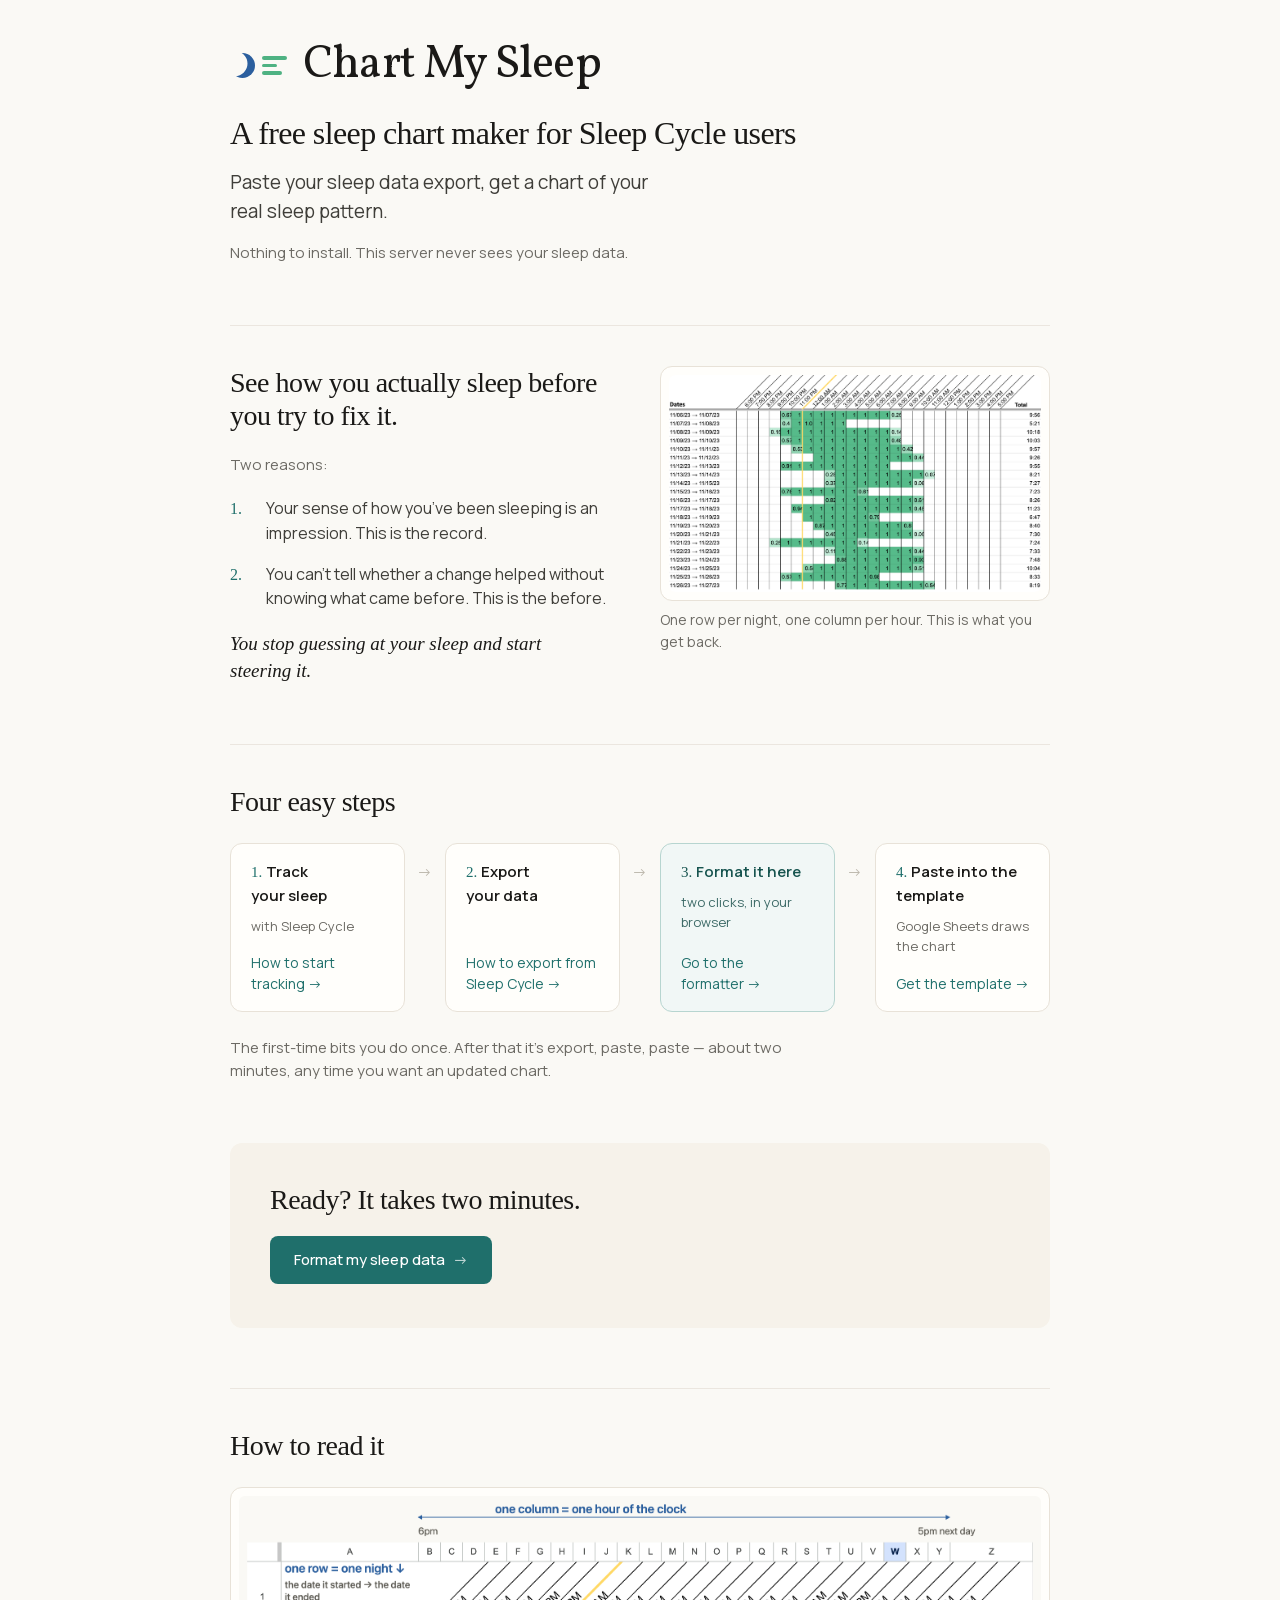
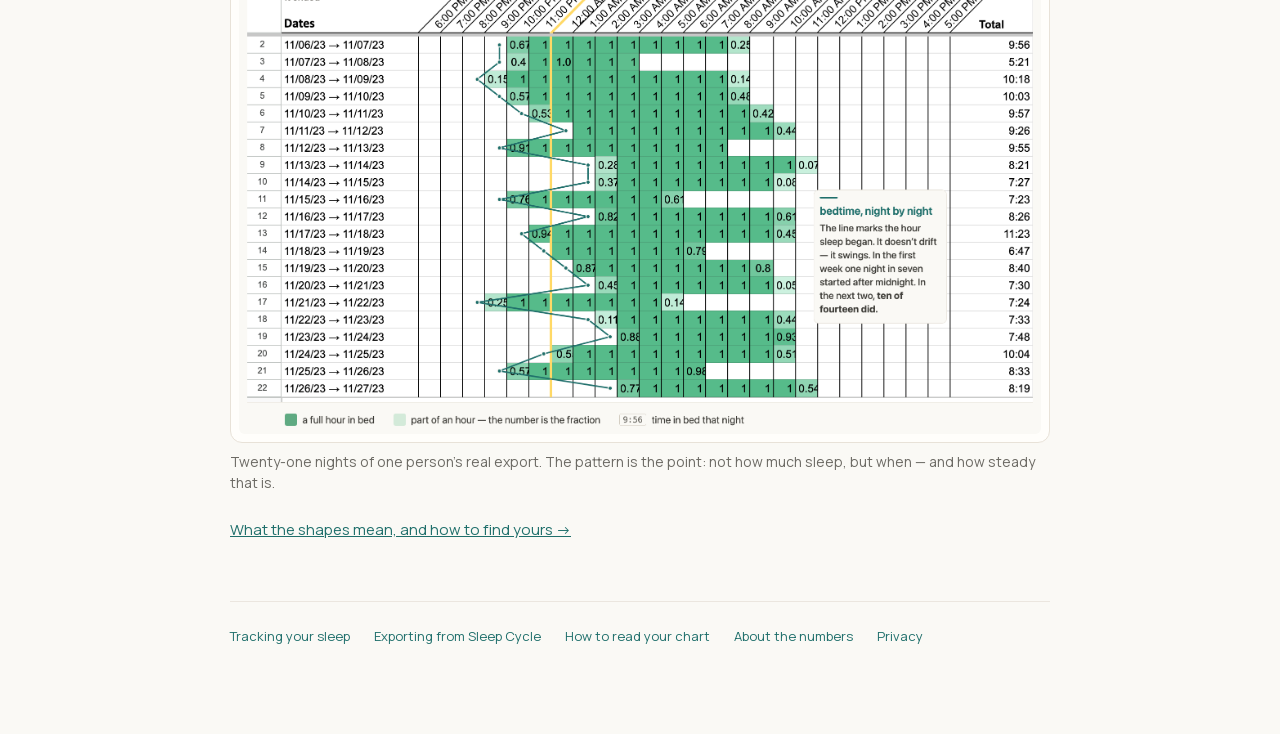
<file: docs/index.html>
<!DOCTYPE html>
<html lang="en">
<head>
<meta charset="utf-8">
<meta name="viewport" content="width=device-width, initial-scale=1">

<title>Chart My Sleep — a free sleep chart maker</title>
<meta name="description" content="Paste your Sleep Cycle export and get a chart of your real sleep pattern: one row per night, one column per hour. Free, nothing to install, and this server never sees your sleep data.">

<meta property="og:type" content="website">
<meta property="og:title" content="Chart My Sleep — a free sleep chart maker">
<meta property="og:description" content="Paste your sleep data export, get a chart of your real sleep pattern. One row per night, one column per hour.">
<meta property="og:url" content="https://josh5a.github.io/sleep-data-processor/">
<meta property="og:image" content="https://josh5a.github.io/sleep-data-processor/images/og-chart.png">
<meta name="twitter:card" content="summary_large_image">

<link rel="icon" href="favicon.svg" type="image/svg+xml">

<link rel="preload" href="assets/fonts/manrope-var.woff2" as="font" type="font/woff2" crossorigin>
<link rel="preload" href="assets/fonts/vollkorn-400.woff2" as="font" type="font/woff2" crossorigin>

<link rel="stylesheet" href="assets/css/fonts.css">
<link rel="stylesheet" href="assets/css/tokens.css">
<link rel="stylesheet" href="assets/css/style.css">
</head>
<body>

<!-- Layout and copy: dev/design/Homepage.dc.html. The figure is the annotated
     one from last-20-plan L5, not the bare screenshot the artboard slotted:
     L6 puts it beside the why-care block, because a stranger who has never seen
     a sleep chart cannot read the bare grid. Two files, not one scaled image —
     the phone variant drops the cell values rather than shrinking them. -->

<div class="page">
  <a class="skip" href="#main">Skip to main content</a>

  <div class="shell shell--home">

    <main id="main" tabindex="-1">

      <header class="hero">
        <!-- Masthead. Not a link: this is the page it would point at. -->
        <div class="masthead--home">
          <span class="mark mark--lg" aria-hidden="true">
            <span class="mark__moon"></span>
            <span class="mark__bars"><span></span><span></span><span></span></span>
          </span>
          <span class="wordmark wordmark--lg">Chart My Sleep</span>
        </div>

        <div class="hero__block">
          <h1>A free sleep chart maker for Sleep Cycle users</h1>
          <p class="lede lede--prose">Paste your sleep data export, get a chart of your real sleep
          pattern.</p>
          <p class="hero__meta">Nothing to install. This server never sees your sleep data.</p>
        </div>
      </header>

      <section class="sec why">
        <div class="why__col">
          <h2 class="display">See how you actually sleep before you try to fix it.</h2>
          <p class="why__label">Two reasons:</p>
          <ol class="why__list">
            <li>
              <span class="why__n" aria-hidden="true">1.</span>
              <span>Your sense of how you&rsquo;ve been sleeping is an impression. This is the
              record.</span>
            </li>
            <li>
              <span class="why__n" aria-hidden="true">2.</span>
              <span>You can&rsquo;t tell whether a change helped without knowing what came before.
              This is the before.</span>
            </li>
          </ol>
          <p class="pull">You stop guessing at your sleep and start steering it.</p>
        </div>

        <figure class="figure">
          <div class="figure__frame">
            <img src="images/chart-hero.png" width="1833" height="1071"
              alt="A Google Sheets grid. One row per night from 11/06/23 onward, one column per hour from 6pm through 5pm, green cells marking the hours asleep, and each night's total in the last column.">
          </div>
          <figcaption>One row per night, one column per hour. This is what you get back.</figcaption>
        </figure>
      </section>

      <section class="sec stack">
        <h2 class="display">Four easy steps</h2>

        <ol class="flow">
          <li>
            <span class="step-title">Track your sleep</span>
            <span class="step-note">with Sleep Cycle</span>
            <a class="tap step-link" href="track/">How to start tracking &rarr;</a>
          </li>
          <li>
            <span class="step-title">Export your data</span>
            <a class="tap step-link" href="export/">How to export from Sleep Cycle &rarr;</a>
          </li>
          <li aria-current="step">
            <span class="step-title">Format it here</span>
            <span class="step-note">two clicks, in your browser</span>
            <a class="tap step-link" href="chart/">Go to the formatter &rarr;</a>
          </li>
          <li>
            <span class="step-title">Paste into the template</span>
            <span class="step-note">Google Sheets draws the chart</span>
            <a class="tap step-link" href="https://docs.google.com/spreadsheets/d/1bae1Rd7Ow1-quu7ddtPsrhsauH6KFFqn4suwRdhfGoM/copy"
              target="_blank" rel="noreferrer">Get the template &rarr;</a>
          </li>
        </ol>

        <p class="subtitle">The first-time bits you do once. After that it&rsquo;s export, paste,
        paste &mdash; about two minutes, any time you want an updated chart.</p>
      </section>

      <section class="cta">
        <h2 class="display">Ready? It takes two minutes.</h2>
        <a class="btn-link" href="chart/">Format my sleep data<span aria-hidden="true">&rarr;</span></a>
      </section>

      <!-- Last, below the steps and the CTA: every visitor needs the next action,
           only the detail-minded one needs to read the chart before they have one.
           The annotated figure is the argument, not the texture above it,
           and it is unreadable at the ~390px the two-column block gives a figure —
           so it gets the full column. Two files, not one scaled image: the phone
           variant drops the cell values rather than shrinking them, which is why
           the swap is a <picture> and not a width. -->
      <section class="sec stack">
        <h2 class="display">How to read it</h2>
        <figure class="figure figure--wide">
          <div class="figure__frame">
            <picture>
              <source media="(min-width: 640px)" srcset="images/chart-annotated.png" width="1961" height="1315">
              <img src="images/chart-annotated-narrow.png" width="750" height="736"
                alt="The same twenty-one nights, annotated. One row per night, one column per hour of the clock from 6pm through 5pm the next day; green marks the hours in bed and the last column holds the night's total. A teal line traces the hour sleep began: it swings between about 10pm and 3am rather than drifting steadily. In the first week one night in seven began after midnight; across the next two weeks, ten of fourteen did.">
            </picture>
          </div>
          <figcaption>Twenty-one nights of one person&rsquo;s real export. The pattern is the point:
          not how much sleep, but when &mdash; and how steady that is.</figcaption>
        </figure>
        <!-- Deliberately quiet: this reader has no chart yet, so a prominent link
             here is a detour rather than a next step. It earns its place for the
             visitor who arrived from a shared link with nothing to paste. -->
        <p class="subtitle"><a class="tap" href="howtoread/">What the shapes mean, and how to
        find yours &rarr;</a></p>
      </section>

    </main>

    <footer>
      <a class="tap" href="track/">Tracking your sleep</a>
      <a class="tap" href="export/">Exporting from Sleep Cycle</a>
      <a class="tap" href="howtoread/">How to read your chart</a>
      <a class="tap" href="notes/">About the numbers</a>
      <a class="tap" href="privacy/">Privacy</a>
    </footer>

  </div>
</div>

</body>
</html>
</file>
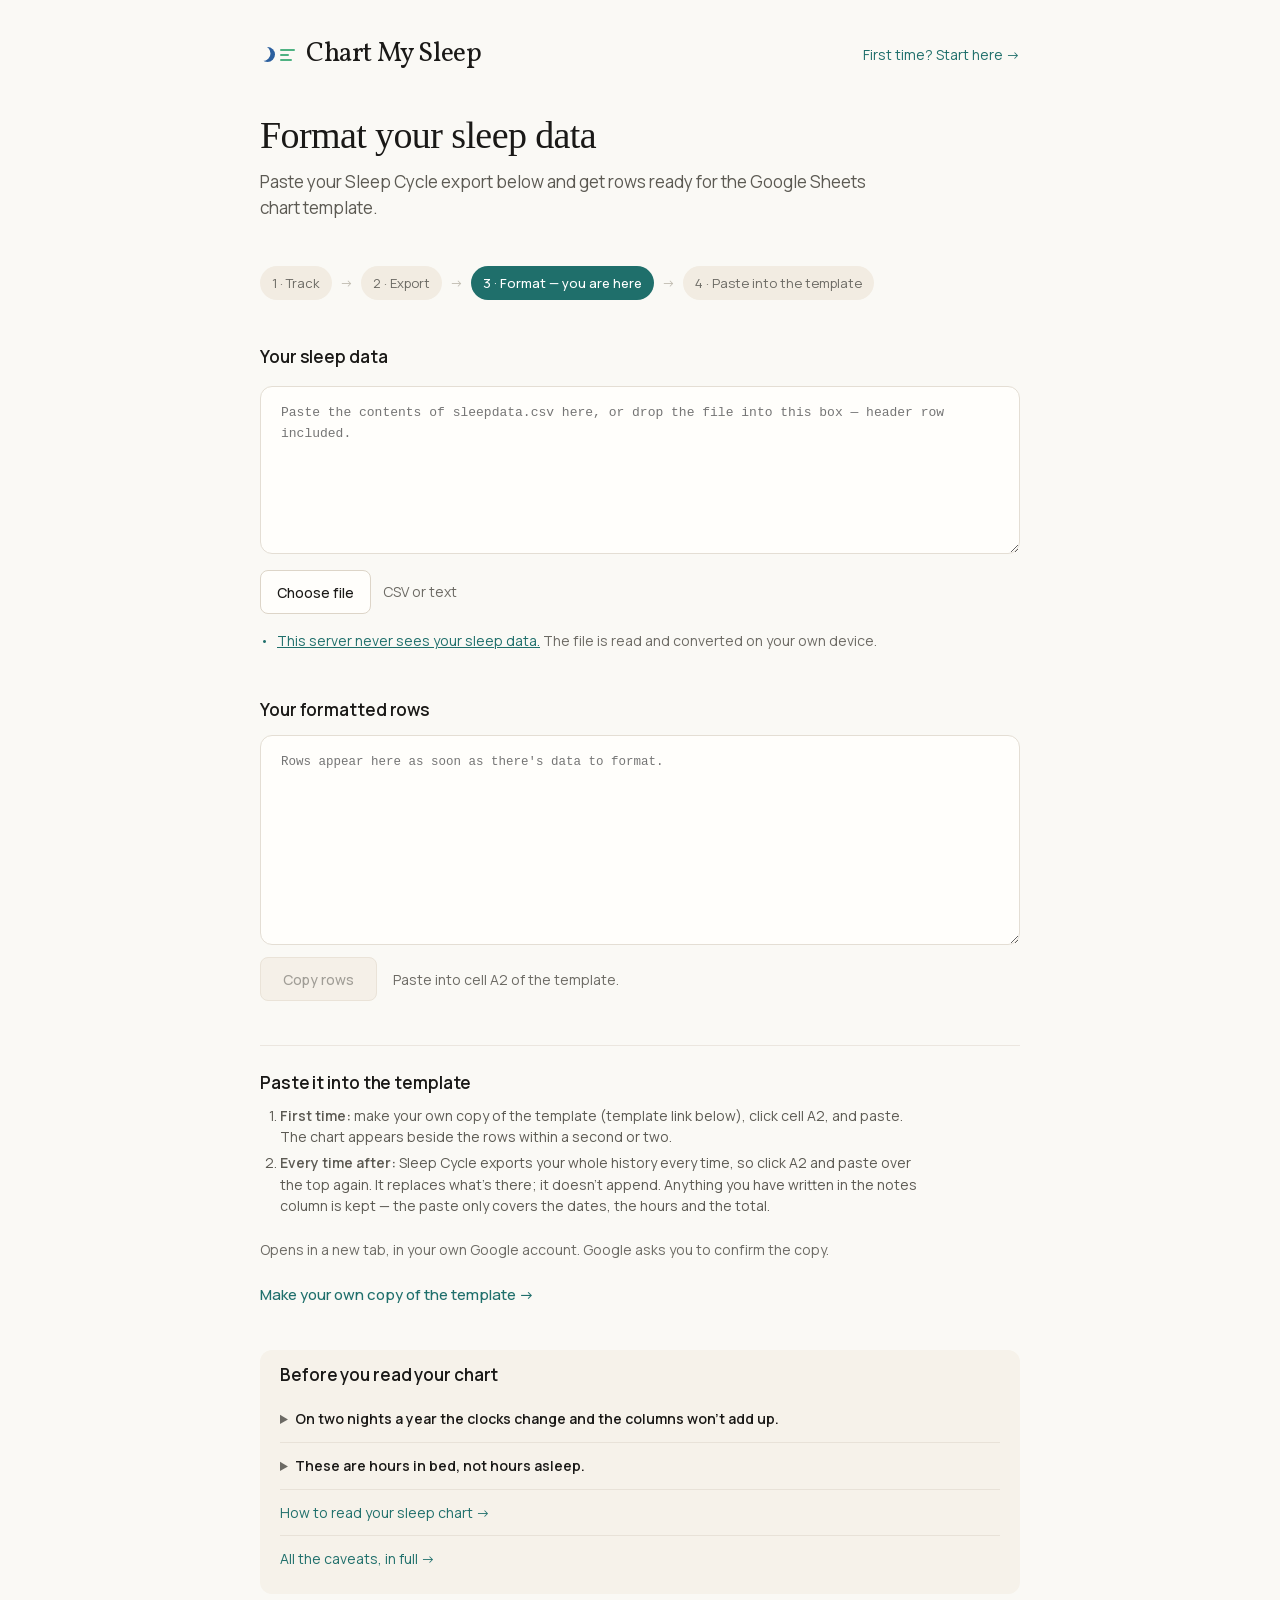
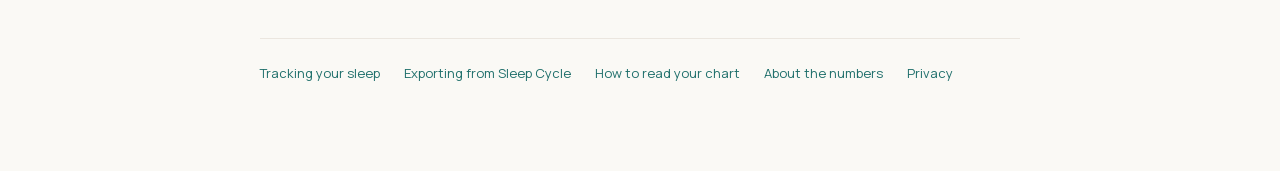
<file: docs/chart/index.html>
<!DOCTYPE html>
<html lang="en">
<head>
<meta charset="utf-8">
<meta name="viewport" content="width=device-width, initial-scale=1">

<title>Format your sleep data — Chart My Sleep</title>
<meta name="description" content="Paste a Sleep Cycle export and get rows ready for the Google Sheets sleep chart template. Runs entirely in your browser; this server never sees your sleep data.">

<meta property="og:type" content="website">
<meta property="og:title" content="Format your sleep data — Chart My Sleep">
<meta property="og:description" content="Paste a Sleep Cycle export and get rows for the Google Sheets chart template. Nothing leaves your browser.">
<meta property="og:url" content="https://josh5a.github.io/sleep-data-processor/chart/">
<meta property="og:image" content="https://josh5a.github.io/sleep-data-processor/images/og-chart.png">
<meta name="twitter:card" content="summary_large_image">

<link rel="icon" href="../favicon.svg" type="image/svg+xml">

<!-- Self-hosted, so preloading is worth it: the wordmark is the largest type on
     the page and a swap-in after first paint is the most visible reflow here.
     crossorigin is required even same-origin, or the preload doesn't match the
     font request and the file is fetched twice. -->
<link rel="preload" href="../assets/fonts/manrope-var.woff2" as="font" type="font/woff2" crossorigin>
<link rel="preload" href="../assets/fonts/vollkorn-400.woff2" as="font" type="font/woff2" crossorigin>

<link rel="stylesheet" href="../assets/css/fonts.css">
<link rel="stylesheet" href="../assets/css/tokens.css">
<link rel="stylesheet" href="../assets/css/style.css">
</head>
<body>

<div class="page">
  <a class="skip" href="#main">Skip to main content</a>

  <div class="shell shell--tool">

    <nav class="masthead" aria-label="Site">
      <a class="lockup" href="../">
        <span class="mark" aria-hidden="true">
          <span class="mark__moon"></span>
          <span class="mark__bars"><span></span><span></span><span></span></span>
        </span>
        <span class="wordmark">Chart My Sleep</span>
      </a>
      <a class="tap masthead__aside" href="../">First time? Start here &rarr;</a>
    </nav>

    <main id="main" tabindex="-1">

      <header class="page-head">
        <h1>Format your sleep data</h1>
        <p class="lede">Paste your Sleep Cycle export below and get rows ready for the Google Sheets chart template.</p>
      </header>

      <!-- Position strip. Steps 1 and 2 are places on this site you may still
           need; 3 is where you are; 4 jumps to the template section below,
           which carries the explanation next to the link itself. -->
      <nav class="steps" aria-label="Where you are">
        <ol>
          <li><a class="pill" href="../track/">1 &middot; Track</a></li>
          <li><a class="pill" href="../export/">2 &middot; Export</a></li>
          <li><span class="pill" aria-current="step">3 &middot; Format &mdash; you are here</span></li>
          <li><a class="pill" href="#paste-into-template">4 &middot; Paste into the template</a></li>
        </ol>
      </nav>

      <section class="io">
        <h2 class="section-title" id="lbl-in">Your sleep data</h2>

        <textarea id="input" class="databox" aria-labelledby="lbl-in" spellcheck="false"
          placeholder="Paste the contents of sleepdata.csv here, or drop the file into this box — header row included."></textarea>

        <div class="row">
          <input type="file" id="file" accept=".csv,text/csv,text/plain" hidden
            aria-label="Choose a Sleep Cycle export file">
          <button type="button" class="btn btn--secondary" id="browse">Choose file</button>
          <span class="meta" id="file-label">CSV or text</span>
        </div>

        <p class="hint">
          <span class="hint__dot" aria-hidden="true">&bull;</span>
          <span><a class="tap" href="../privacy/">This server never sees your sleep data.</a>
          The file is read and converted on your own device.</span>
        </p>
      </section>

      <section class="error" id="error" role="alert" hidden>
        <span class="error__msg" id="error-msg"></span>
        <span class="error__fix" id="error-fix"></span>
        <a class="tap error__link" id="error-link" href="../export/">See how to export from Sleep Cycle &rarr;</a>
      </section>

      <section class="io io--out">
        <div class="io__head">
          <h2 class="section-title" id="lbl-out">Your formatted rows</h2>
          <span class="status" id="status" aria-live="polite"></span>
        </div>

        <textarea id="output" class="databox" aria-labelledby="lbl-out" readonly wrap="off"
          spellcheck="false" placeholder="Rows appear here as soon as there's data to format."></textarea>

        <div class="row row--wide">
          <button type="button" class="btn" id="copy" disabled>Copy rows</button>
          <span class="meta">Paste into cell A2 of the template.</span>
          <!-- A name change on the element that already has focus is announced
               inconsistently, so the confirmation gets its own live region — and
               says what went to the clipboard, which "Copied" doesn't. -->
          <span class="sr-only" id="copy-announce" aria-live="polite"></span>
        </div>
      </section>

      <section class="handoff" id="paste-into-template">
        <h2 class="section-title">Paste it into the template</h2>
        <!-- L2 and L3. The first-time path and the update path are different
             instructions, and the returning user pastes far more often than
             the first-timer does. L3: say what should happen, so a user who
             pastes and sees nothing knows it went wrong. -->
        <ol class="handoff__list">
          <li><strong>First time:</strong> make your own copy of the template (template link below), click cell A2, and
          paste. The chart appears beside the rows within a second or two.</li>
          <li><strong>Every time after:</strong> Sleep Cycle exports your whole history every time,
          so click A2 and paste over the top again. It replaces what&rsquo;s there; it doesn&rsquo;t
          append. Anything you have written in the notes column is kept &mdash; the paste only
          covers the dates, the hours and the total.</li>
        </ol>
        <p class="meta">Opens in a new tab, in your own Google account. Google asks you to confirm the copy.</p>
        <!-- L16. The visitor who arrived from a shared link is on a phone and
             cannot comfortably finish the job there. Said once, at the step it
             applies to, and only at the width where it is true. -->
        <p class="meta on-phone">On a phone this last step is fiddly: making the copy and clicking
        into cell A2 is much easier on a computer. The rows above are already yours &mdash; copy them
        now and finish when you get to one.</p>
        <a class="tap handoff__cta" id="template"
          href="https://docs.google.com/spreadsheets/d/1bae1Rd7Ow1-quu7ddtPsrhsauH6KFFqn4suwRdhfGoM/copy"
          target="_blank" rel="noreferrer">Make your own copy of the template &rarr;</a>
      </section>

      <!-- Caveats sit after the template step. DESIGN.md §Interactions 6:
           they never stand between the user and the next action. The template
           link opens in a new tab, so this is read on the way back, once the
           user has a chart in front of them to check the caveats against. -->
      <section class="notes">
        <h2 class="section-title">Before you read your chart</h2>
        <details>
          <summary>On two nights a year the clocks change and the columns won&rsquo;t add up.</summary>
          <p>Twice a year a day isn&rsquo;t 24 hours long. On the night the clocks go back, 1am happens
          twice — both hours land in the single 1am column, so the columns come up an hour short. On
          the night they go forward, 2am never happens at all. Either way the total at the end of the
          row is your real sleep time, so it&rsquo;s the columns that are off, not the total.</p>
        </details>
        <details>
          <summary>These are hours in bed, not hours asleep.</summary>
          <p>The hours come from what Sleep Cycle recorded as time in bed, which runs a little longer
          than the time you were actually asleep.</p>
        </details>
        <!-- Read on the way back from Sheets, with a chart on screen: the shapes
             first (the thing they came back for), the caveats second. -->
        <a href="../howtoread/">How to read your sleep chart &rarr;</a>
        <a href="../notes/">All the caveats, in full &rarr;</a>
      </section>

    </main>

    <footer>
      <a class="tap" href="../track/">Tracking your sleep</a>
      <a class="tap" href="../export/">Exporting from Sleep Cycle</a>
      <a class="tap" href="../howtoread/">How to read your chart</a>
      <a class="tap" href="../notes/">About the numbers</a>
      <a class="tap" href="../privacy/">Privacy</a>
    </footer>

  </div>
</div>

<script type="module">
// Relative path, not absolute: the site is served from /sleep-data-processor/,
// not the domain root, so /sleep-data-processor.js would 404 (B5.4).
import { processSleepData } from '../assets/js/sleep-data-processor.js';

const $ = (id) => document.getElementById(id);
const input = $('input'), output = $('output'), status = $('status');
const errorBox = $('error'), errorMsg = $('error-msg'), errorFix = $('error-fix');
const errorLink = $('error-link'), copyBtn = $('copy'), announce = $('copy-announce');
const fileInput = $('file'), fileLabel = $('file-label');

// The module raises the message; the page owns the recovery line and decides
// whether /export is the right place to send someone. DESIGN.md §8.5 and
// README.md §Interactions 6: the fix belongs to the FAILURE, not to the error
// block. A read failure is not a wrong file, so "most of the time this is the
// wrong file" is not said about it and it gets no export link — that advice is
// confident, plausible and wrong, and one shared line teaches people to stop
// reading the block at all.
const RECOVERY = {
    noRows:   { fix: 'Most of the time this is the wrong file.', offerExport: true },
    noTimes:  { fix: 'Most of the time this is the wrong file.', offerExport: true },
    noNights: { fix: 'If you opened or edited the file in a spreadsheet first, export a fresh copy.', offerExport: true },
    unread:   { fix: 'Choose it again, or open it and paste the contents into the box above.', offerExport: false },
};

let copyTimer = 0;

function showError(message, fix, offerExport, clearedRows) {
    errorMsg.textContent = message;
    errorFix.textContent = clearedRows
        ? fix + ' The rows from your last file have been cleared.'
        : fix;
    errorLink.hidden = !offerExport;
    errorBox.hidden = false;
}

// L15. Nights and a date range, not "N sessions → M rows": both halves are
// checkable against what the user expected to find.
function describe(text) {
    const rows = text.split('\n').filter((line) => line !== '');
    if (!rows.length) return '';
    const from = rows[0].split('\t')[0].split(' → ')[0];
    const to = rows[rows.length - 1].split('\t')[0].split(' → ')[1];
    const nights = rows.length.toLocaleString();
    return nights + (rows.length === 1 ? ' night' : ' nights') + ' · ' + from + ' → ' + to;
}

function setOutput(text) {
    output.value = text;
    status.textContent = text ? describe(text) : '';
    copyBtn.disabled = !text;
    resetCopyLabel();
}

function resetCopyLabel() {
    clearTimeout(copyTimer);
    copyBtn.textContent = 'Copy rows';
    copyBtn.classList.remove('btn--copied');
    announce.textContent = '';
}

// Conversion is automatic (L13, decided): output appears as soon as there is
// input. There is no Convert button and no disabled-button state for one.
//
// An empty box and an empty FILE are different events. Clearing the textarea is
// the user undoing something and must return the page to its empty state in
// silence; choosing a file that turns out to be empty is a failure, and saying
// nothing about it is the worst of the three failures in L10 — the person did
// something, nothing happened, and the page offered no account of it. The blank
// string goes to the module in that case so the message has one source.
function convert(text, name, fromFile) {
    const hadOutput = output.value !== '';
    fileLabel.textContent = name || 'CSV or text';
    errorBox.hidden = true;

    if (!text.trim() && !fromFile) { setOutput(''); return; }

    try {
        setOutput(processSleepData(text));
    } catch (e) {
        setOutput('');
        // An unrecognised code would be a module change this page has not caught
        // up with; fall back to the most common cause rather than showing a bare
        // message with no way forward.
        const recovery = RECOVERY[e.code] || RECOVERY.noRows;
        showError(e.message, recovery.fix, recovery.offerExport, hadOutput);
    }
}

function readFile(file) {
    if (!file) return;
    const reader = new FileReader();
    reader.onload = () => {
        input.value = String(reader.result);
        convert(input.value, file.name, true);
    };
    reader.onerror = () => {
        const hadOutput = output.value !== '';
        setOutput('');
        showError("That file couldn't be read.", RECOVERY.unread.fix, RECOVERY.unread.offerExport, hadOutput);
    };
    reader.readAsText(file);
}

input.addEventListener('input', () => convert(input.value, ''));

// The textarea is the drop zone; there is no separate dashed box.
input.addEventListener('dragover', (e) => { e.preventDefault(); input.classList.add('is-dragging'); });
input.addEventListener('dragleave', () => input.classList.remove('is-dragging'));
input.addEventListener('drop', (e) => {
    e.preventDefault();
    input.classList.remove('is-dragging');
    readFile(e.dataTransfer.files && e.dataTransfer.files[0]);
});

$('browse').addEventListener('click', () => fileInput.click());
fileInput.addEventListener('change', () => readFile(fileInput.files && fileInput.files[0]));

output.addEventListener('click', () => output.select());

copyBtn.addEventListener('click', () => {
    const rows = output.value.split('\n').filter((line) => line !== '').length;
    const done = () => {
        copyBtn.textContent = 'Copied ' + rows.toLocaleString() + ' rows';
        copyBtn.classList.add('btn--copied');
        announce.textContent = 'Copied ' + rows.toLocaleString() + ' rows to the clipboard.';
        clearTimeout(copyTimer);
        copyTimer = setTimeout(resetCopyLabel, 2200);
    };
    const fallback = () => { output.select(); document.execCommand('copy'); done(); };
    if (navigator.clipboard) navigator.clipboard.writeText(output.value).then(done, fallback);
    else fallback();
});
</script>

</body>
</html>
</file>
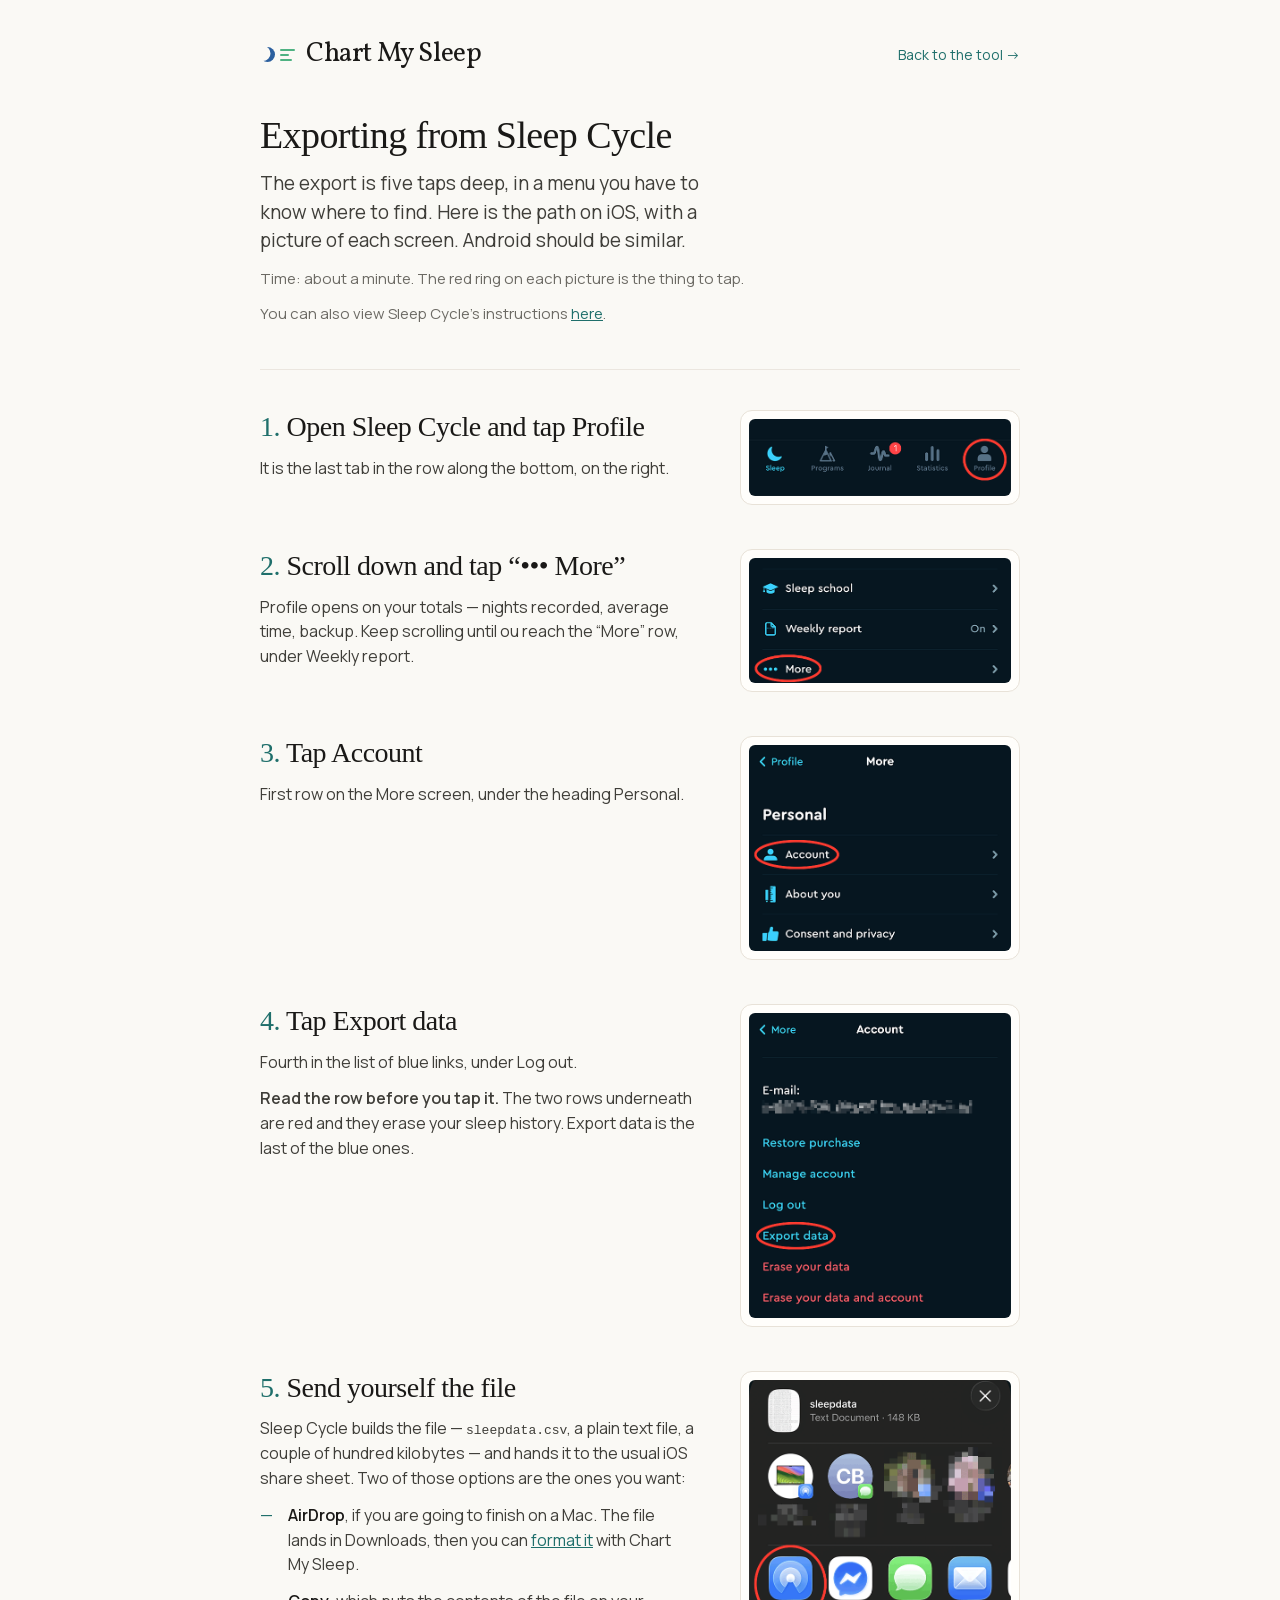
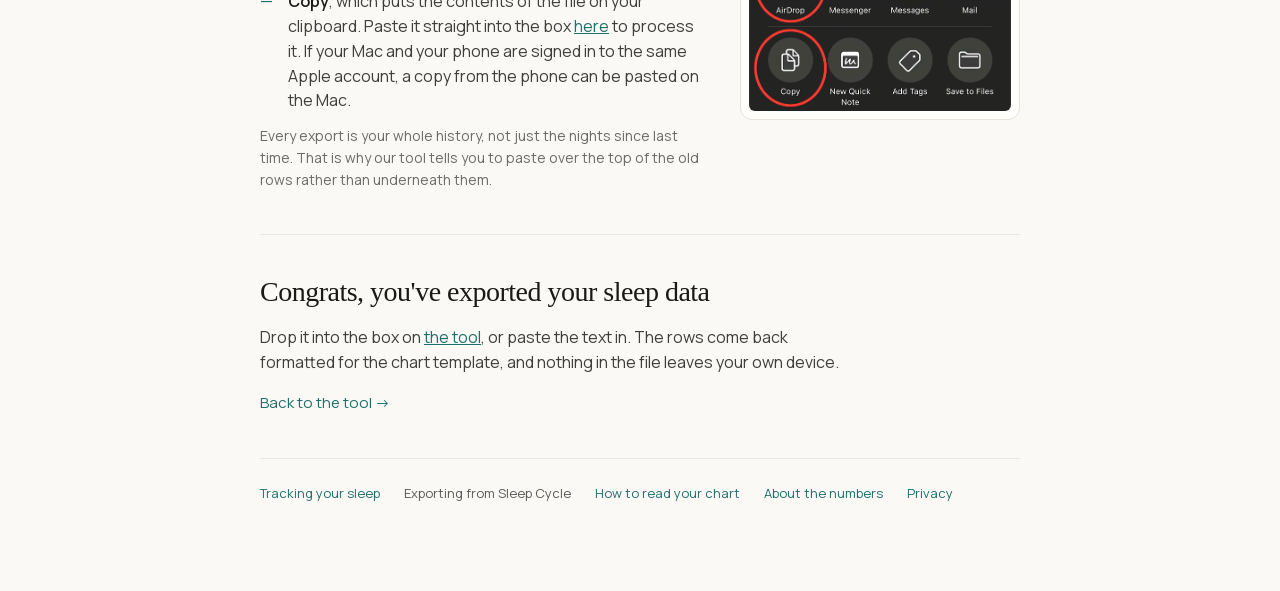
<file: docs/export/index.html>
<!DOCTYPE html>
<html lang="en">
<head>
<meta charset="utf-8">
<meta name="viewport" content="width=device-width, initial-scale=1">

<title>Exporting from Sleep Cycle — Chart My Sleep</title>
<meta name="description" content="Where Sleep Cycle keeps the export, in five taps, with a picture of every screen. Then AirDrop the file to a computer, or copy it and paste it straight into the tool.">

<meta property="og:type" content="website">
<meta property="og:title" content="Exporting from Sleep Cycle — Chart My Sleep">
<meta property="og:description" content="Where Sleep Cycle keeps the export, in five taps, with a picture of every screen.">
<meta property="og:url" content="https://josh5a.github.io/sleep-data-processor/export/">

<link rel="icon" href="../favicon.svg" type="image/svg+xml">

<link rel="preload" href="../assets/fonts/manrope-var.woff2" as="font" type="font/woff2" crossorigin>
<link rel="preload" href="../assets/fonts/vollkorn-400.woff2" as="font" type="font/woff2" crossorigin>

<link rel="stylesheet" href="../assets/css/fonts.css">
<link rel="stylesheet" href="../assets/css/tokens.css">
<link rel="stylesheet" href="../assets/css/style.css">
</head>
<body>


<div class="page">
  <a class="skip" href="#main">Skip to main content</a>

  <div class="shell shell--tool">

    <nav class="masthead" aria-label="Site">
      <a class="lockup" href="../">
        <span class="mark" aria-hidden="true">
          <span class="mark__moon"></span>
          <span class="mark__bars"><span></span><span></span><span></span></span>
        </span>
        <span class="wordmark">Chart My Sleep</span>
      </a>
      <a class="tap masthead__aside" href="../chart/">Back to the tool &rarr;</a>
    </nav>

    <main id="main" tabindex="-1">

      <header class="page-head">
        <h1>Exporting from Sleep Cycle</h1>
        <p class="lede lede--prose">The export is five taps deep, in a menu you have to know where to find. Here is the path on iOS, with a picture of each screen. Android should be similar.</p>
        <p class="subtitle">Time: about a minute. The red ring on each picture is the thing to tap.</p>
        <p class="subtitle">You can also view Sleep Cycle's instructions <a class="tap" href="https://support.sleepcycle.com/hc/en-us/articles/12221835792796-I-d-like-to-export-my-data-from-Sleep-Cycle" rel="noreferrer">here</a>.</p>
      </header>

      <section class="sec">
        <ol class="guide">

          <li>
            <div class="guide__body">
              <h2 class="guide__title">Open Sleep Cycle and tap Profile</h2>
              <p>It is the last tab in the row along the bottom, on the right.</p>
            </div>
            <figure class="guide__shot">
              <div class="figure__frame">
                <img src="../images/export/1-profile.png" width="585" height="172" loading="lazy"
                  alt="The bottom of the Sleep Cycle home screen. The tab bar reads Sleep, Programs, Journal, Statistics, Profile; Profile, on the right, is circled in red.">
              </div>
            </figure>
          </li>

          <li>
            <div class="guide__body">
              <h2 class="guide__title">Scroll down and tap &ldquo;&bull;&bull;&bull; More&rdquo;</h2>
              <p>Profile opens on your totals &mdash; nights recorded, average time, backup. Keep
              scrolling until ou reach the &ldquo;More&rdquo; row, under Weekly
              report.</p>
            </div>
            <figure class="guide__shot">
              <div class="figure__frame">
                <img src="../images/export/2-more.png" width="585" height="279" loading="lazy"
                  alt="The end of the Profile screen's Settings list: Sleep school, Weekly report, and then a last row of three dots followed by the word More, circled in red.">
              </div>
            </figure>
          </li>

          <li>
            <div class="guide__body">
              <h2 class="guide__title">Tap Account</h2>
              <p>First row on the More screen, under the heading Personal.</p>
            </div>
            <figure class="guide__shot">
              <div class="figure__frame">
                <img src="../images/export/3-account.png" width="585" height="460" loading="lazy"
                  alt="The top of the More screen. Under the heading Personal the rows read Account, About you, Consent and privacy; Account is circled in red.">
              </div>
            </figure>
          </li>

          <li>
            <div class="guide__body">
              <h2 class="guide__title">Tap Export data</h2>
              <p>Fourth in the list of blue links, under Log out.</p>
              <p><strong>Read the row before you tap it.</strong> The two rows underneath are red and
              they erase your sleep history. Export data is the last of the blue ones.</p>
            </div>
            <figure class="guide__shot">
              <div class="figure__frame">
                <img src="../images/export/4-export-data.png" width="585" height="680" loading="lazy"
                  alt="The Account screen. A list of blue links reads Restore purchase, Manage account, Log out, Export data, and then two red links beginning Erase your data. Export data is circled in red.">
              </div>
            </figure>
          </li>

          <li>
            <div class="guide__body">
              <h2 class="guide__title">Send yourself the file</h2>
              <p>Sleep Cycle builds the file &mdash; <span class="data-inline">sleepdata.csv</span>,
              a plain text file, a couple of hundred kilobytes &mdash; and hands it to the usual iOS
              share sheet. Two of those options are the ones you want:</p>
              <ul class="dash-list">
                <li>
                  <span class="dash-list__mark" aria-hidden="true">&mdash;</span>
                  <span><strong>AirDrop</strong>, if you are going to finish on a Mac. The file lands
                  in Downloads, then you can <a href="../chart/">format it</a> with Chart My Sleep.</span>
                </li>
                <li>
                  <span class="dash-list__mark" aria-hidden="true">&mdash;</span>
                  <span><strong>Copy</strong>, which puts the contents of the file on your clipboard.
                  Paste it straight into the box <a href="../chart/">here</a> to process it. If your Mac and your phone are signed in
                  to the same Apple account, a copy from the phone can be pasted on the Mac.</span>
                </li>
              </ul>
              <p class="meta">Every export is your whole history, not just the nights since last
              time. That is why our tool tells you to paste over the top of the old rows rather than
              underneath them.</p>
            </div>
            <figure class="guide__shot">
              <div class="figure__frame">
                <img src="../images/export/5-share.png" width="585" height="740" loading="lazy"
                  alt="The iOS share sheet for a file called sleepdata, a text document of 148 KB. Two buttons are circled in red: AirDrop, in the row of apps, and Copy, in the row of actions below it.">
              </div>
            </figure>
          </li>

        </ol>
      </section>

      <section class="sec prose">
        <h2>Congrats, you've exported your sleep data</h2>
        <p>Drop it into the box on <a href="../chart/">the tool</a>, or paste the text in. The rows come back formatted for
        the chart template, and nothing in the file leaves your own device.</p>
        <p class="more"><a class="tap" href="../chart/">Back to the tool &rarr;</a></p>
      </section>

    </main>

    <footer>
      <a class="tap" href="../track/">Tracking your sleep</a>
      <span aria-current="page">Exporting from Sleep Cycle</span>
      <a class="tap" href="../howtoread/">How to read your chart</a>
      <a class="tap" href="../notes/">About the numbers</a>
      <a class="tap" href="../privacy/">Privacy</a>
    </footer>

  </div>
</div>

</body>
</html>
</file>
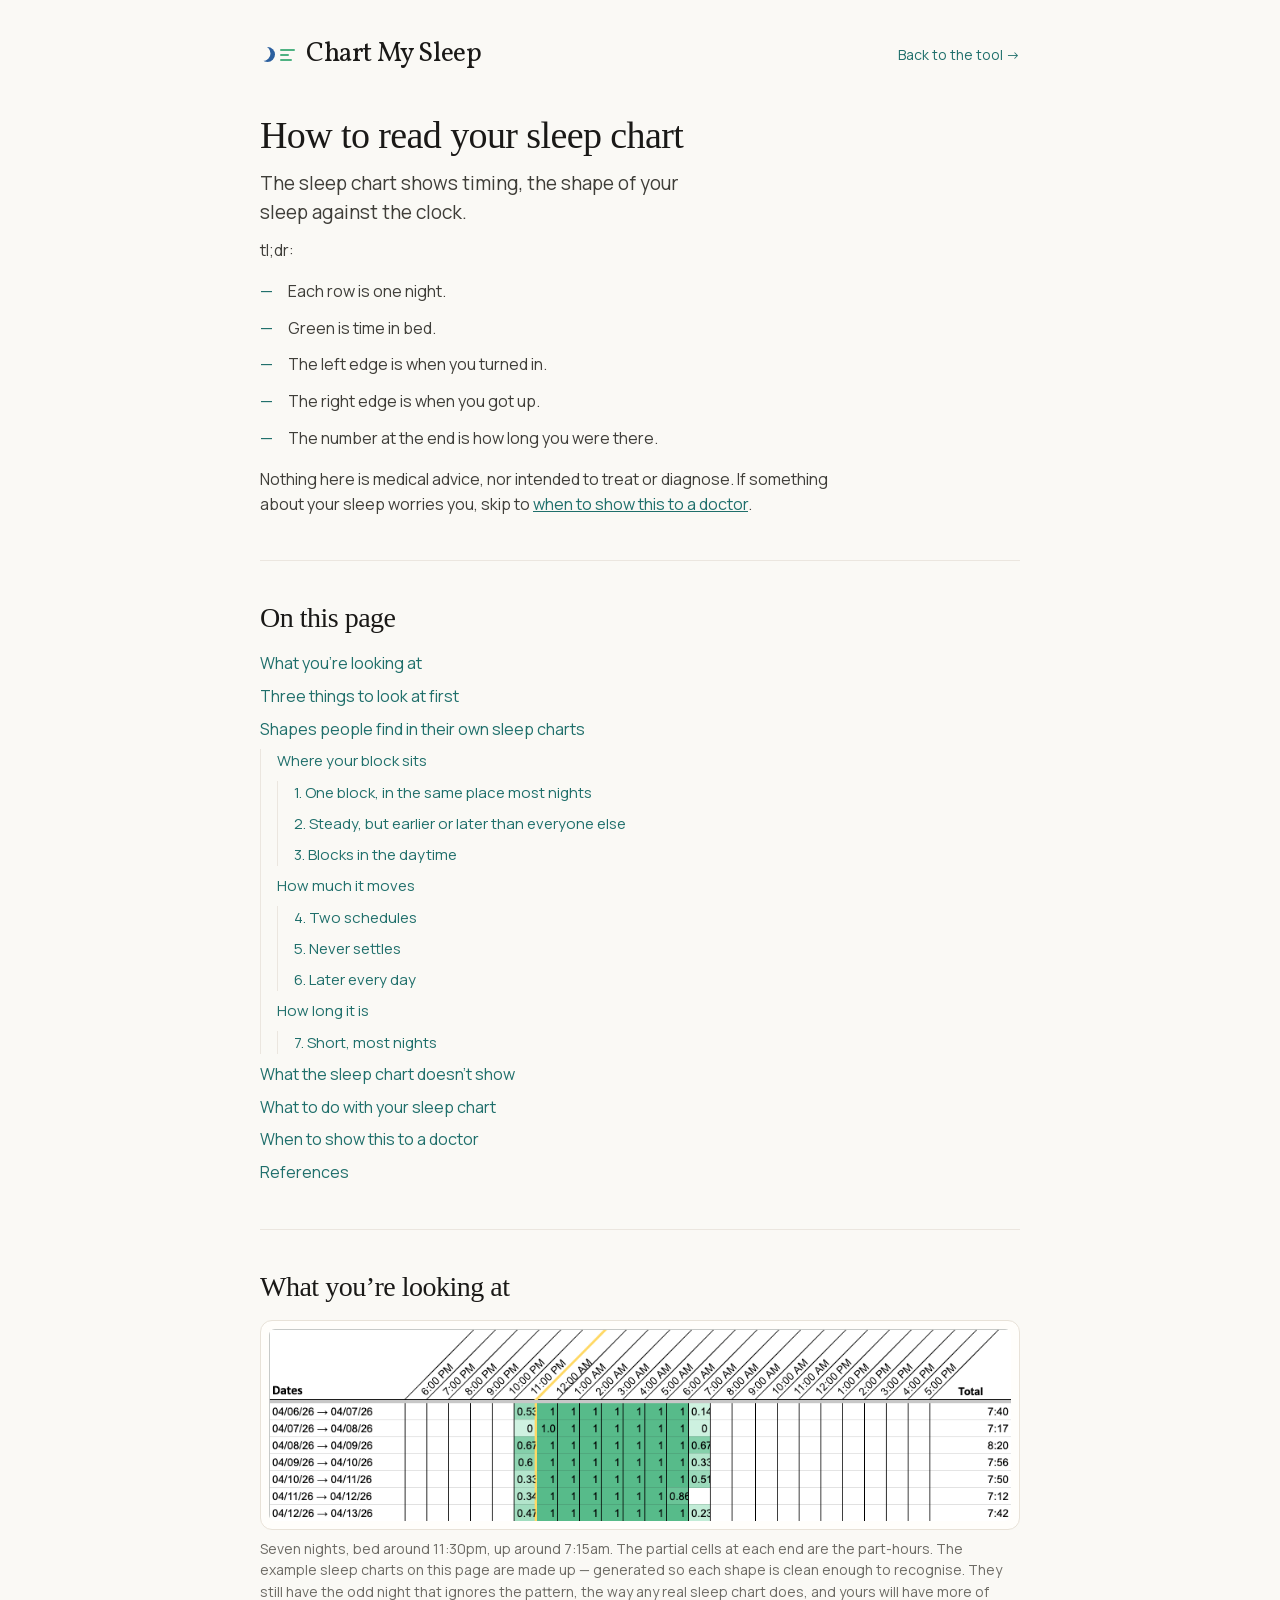
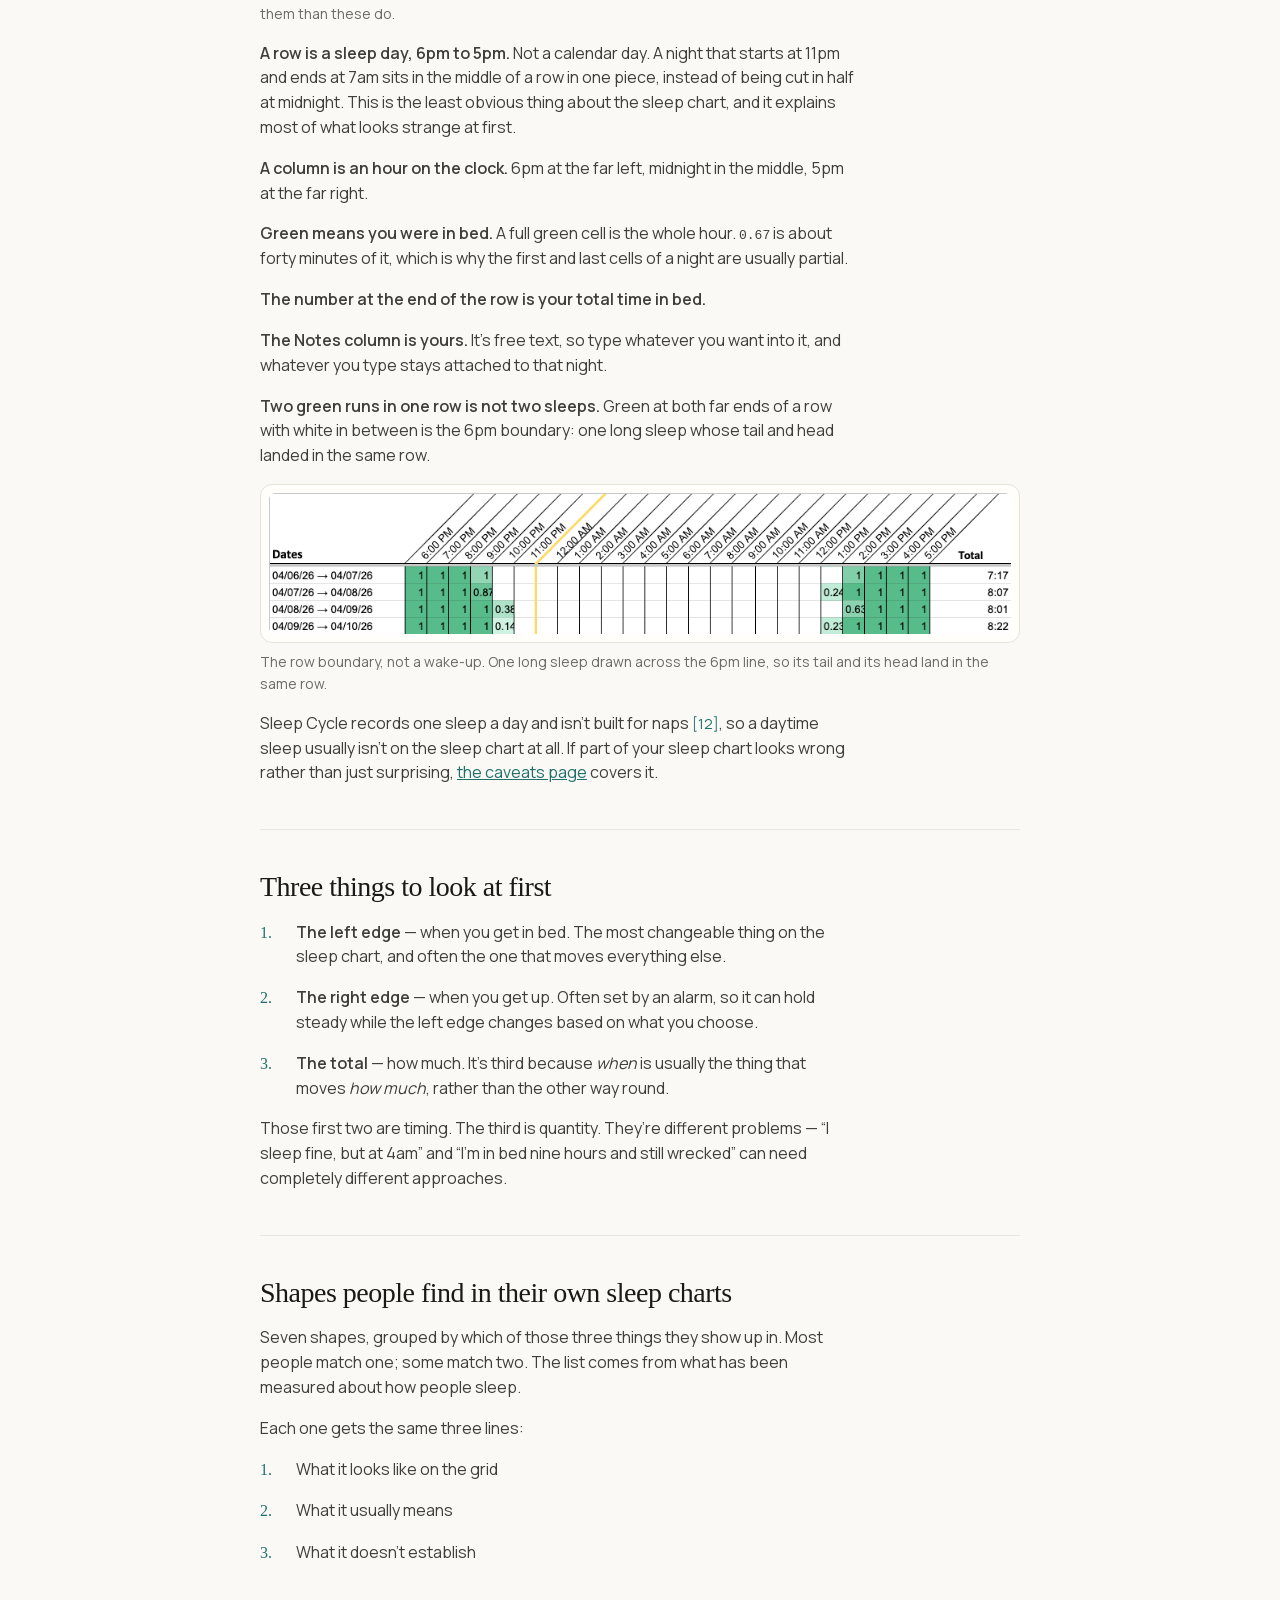
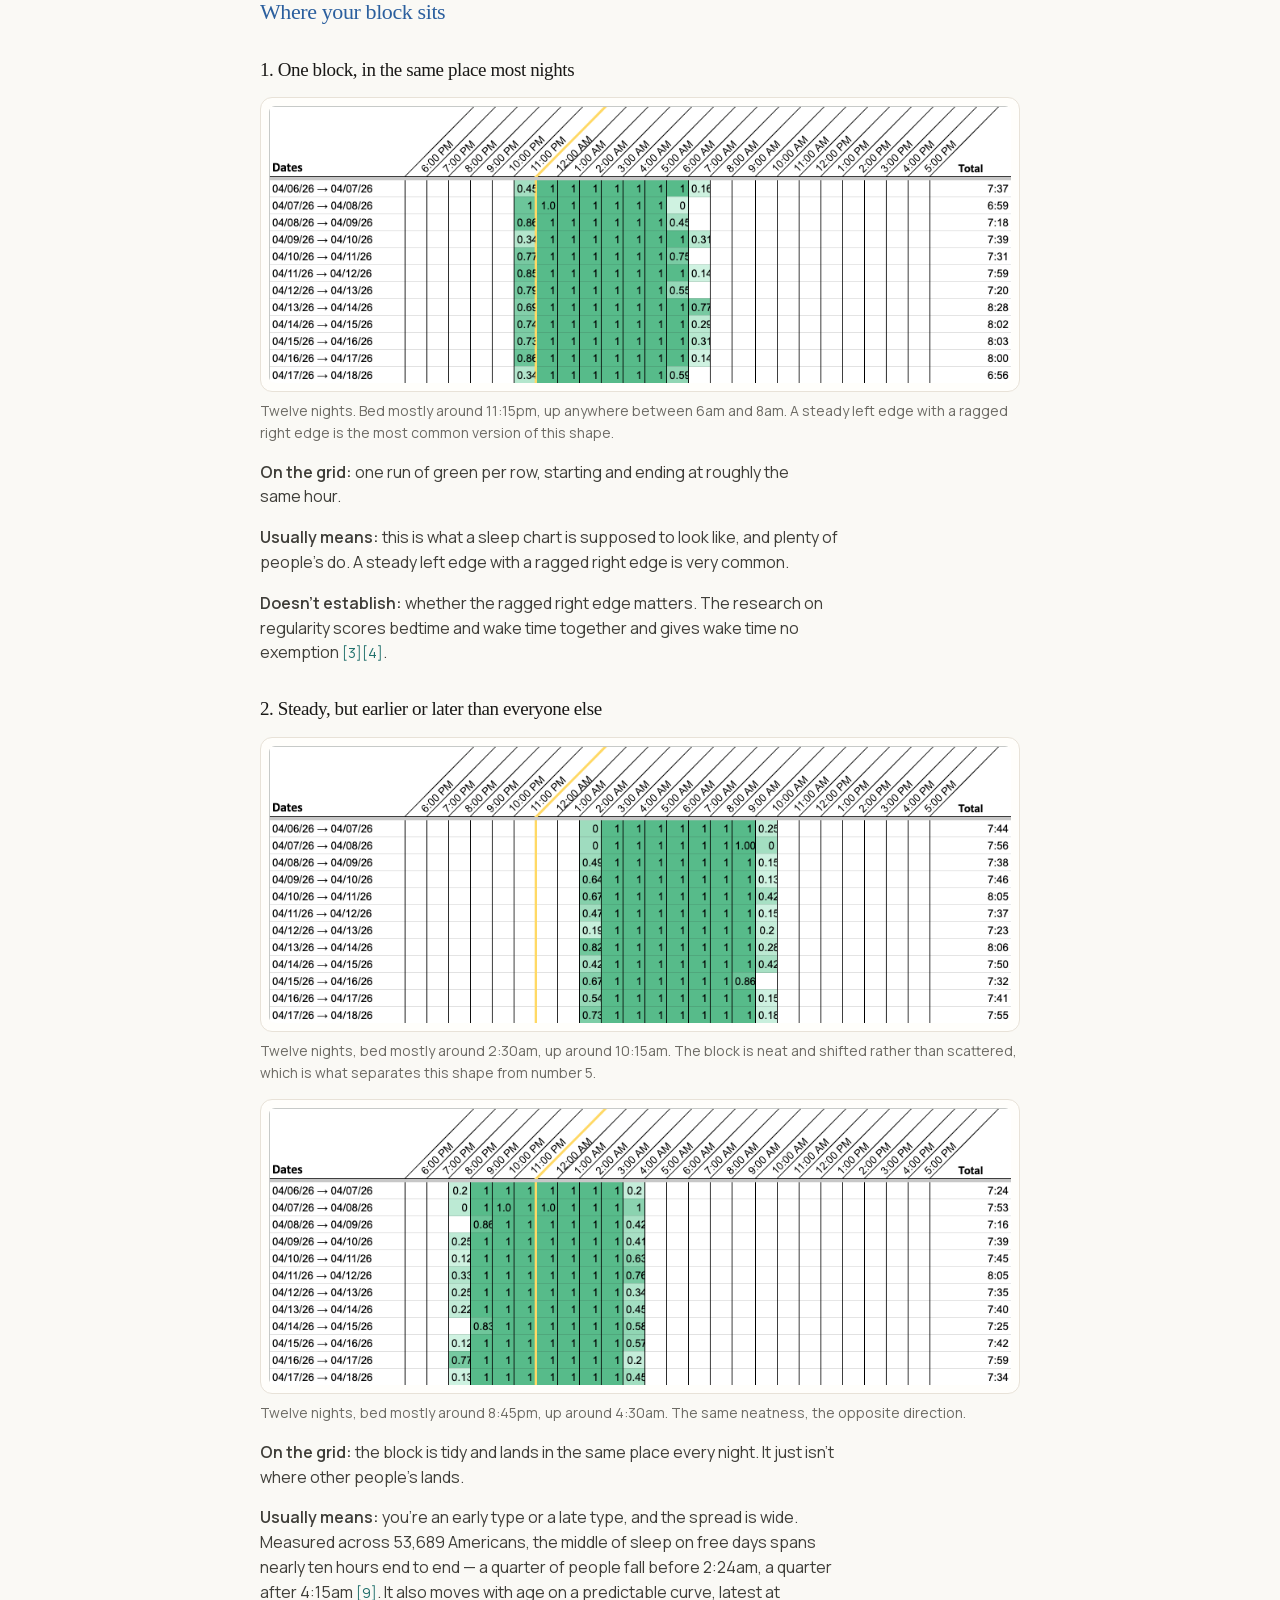
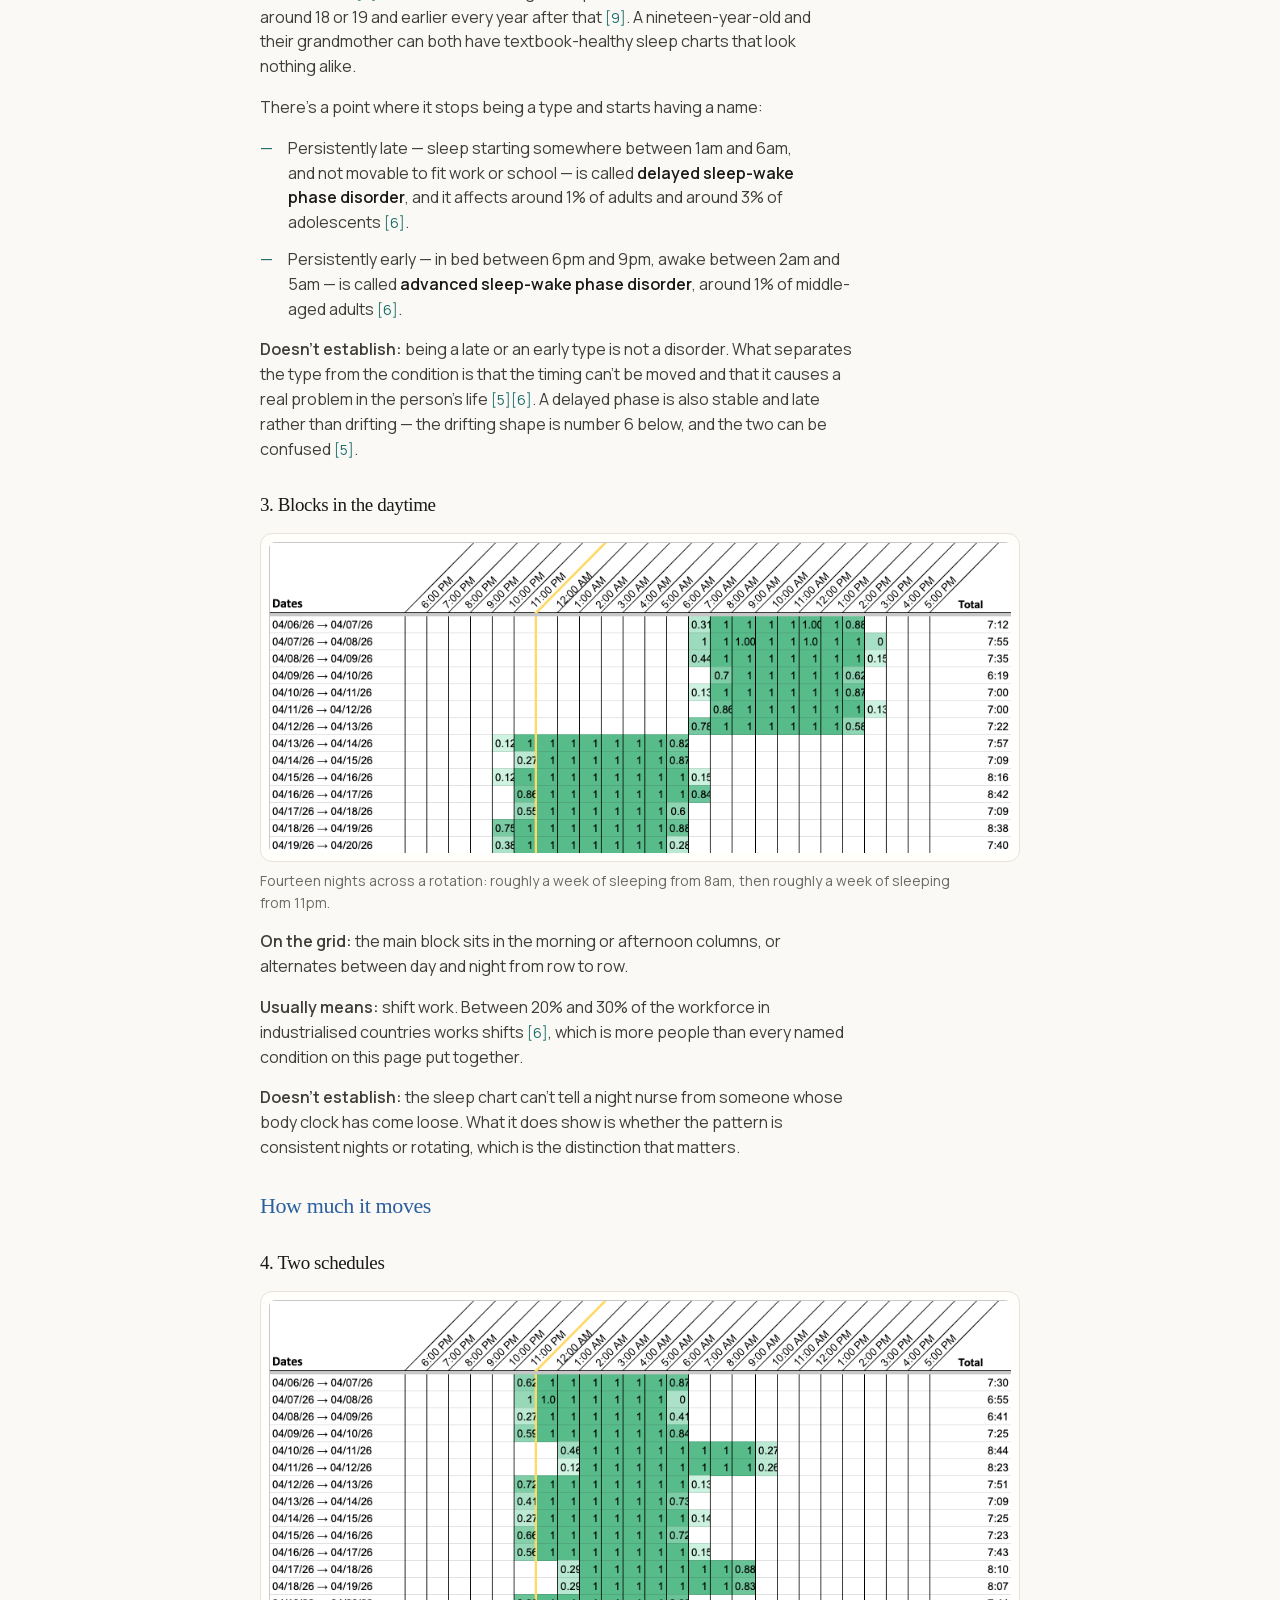
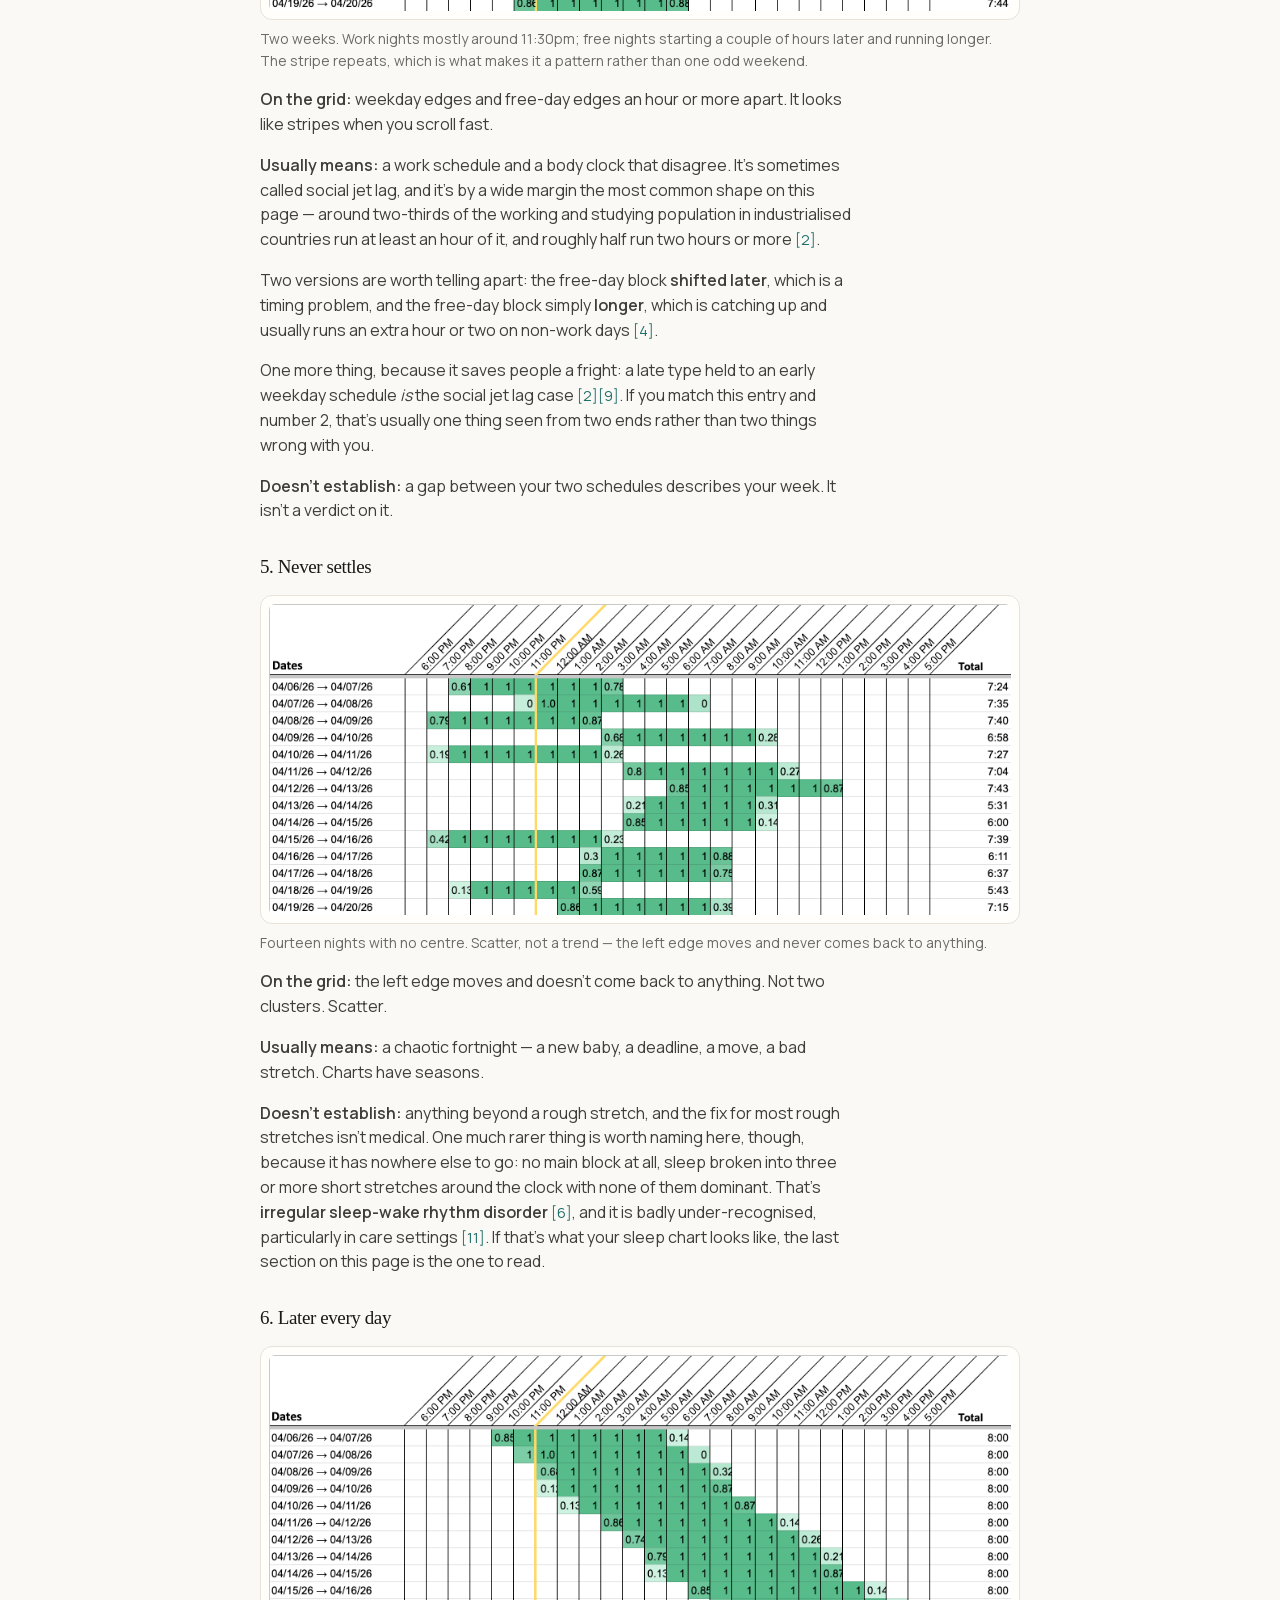
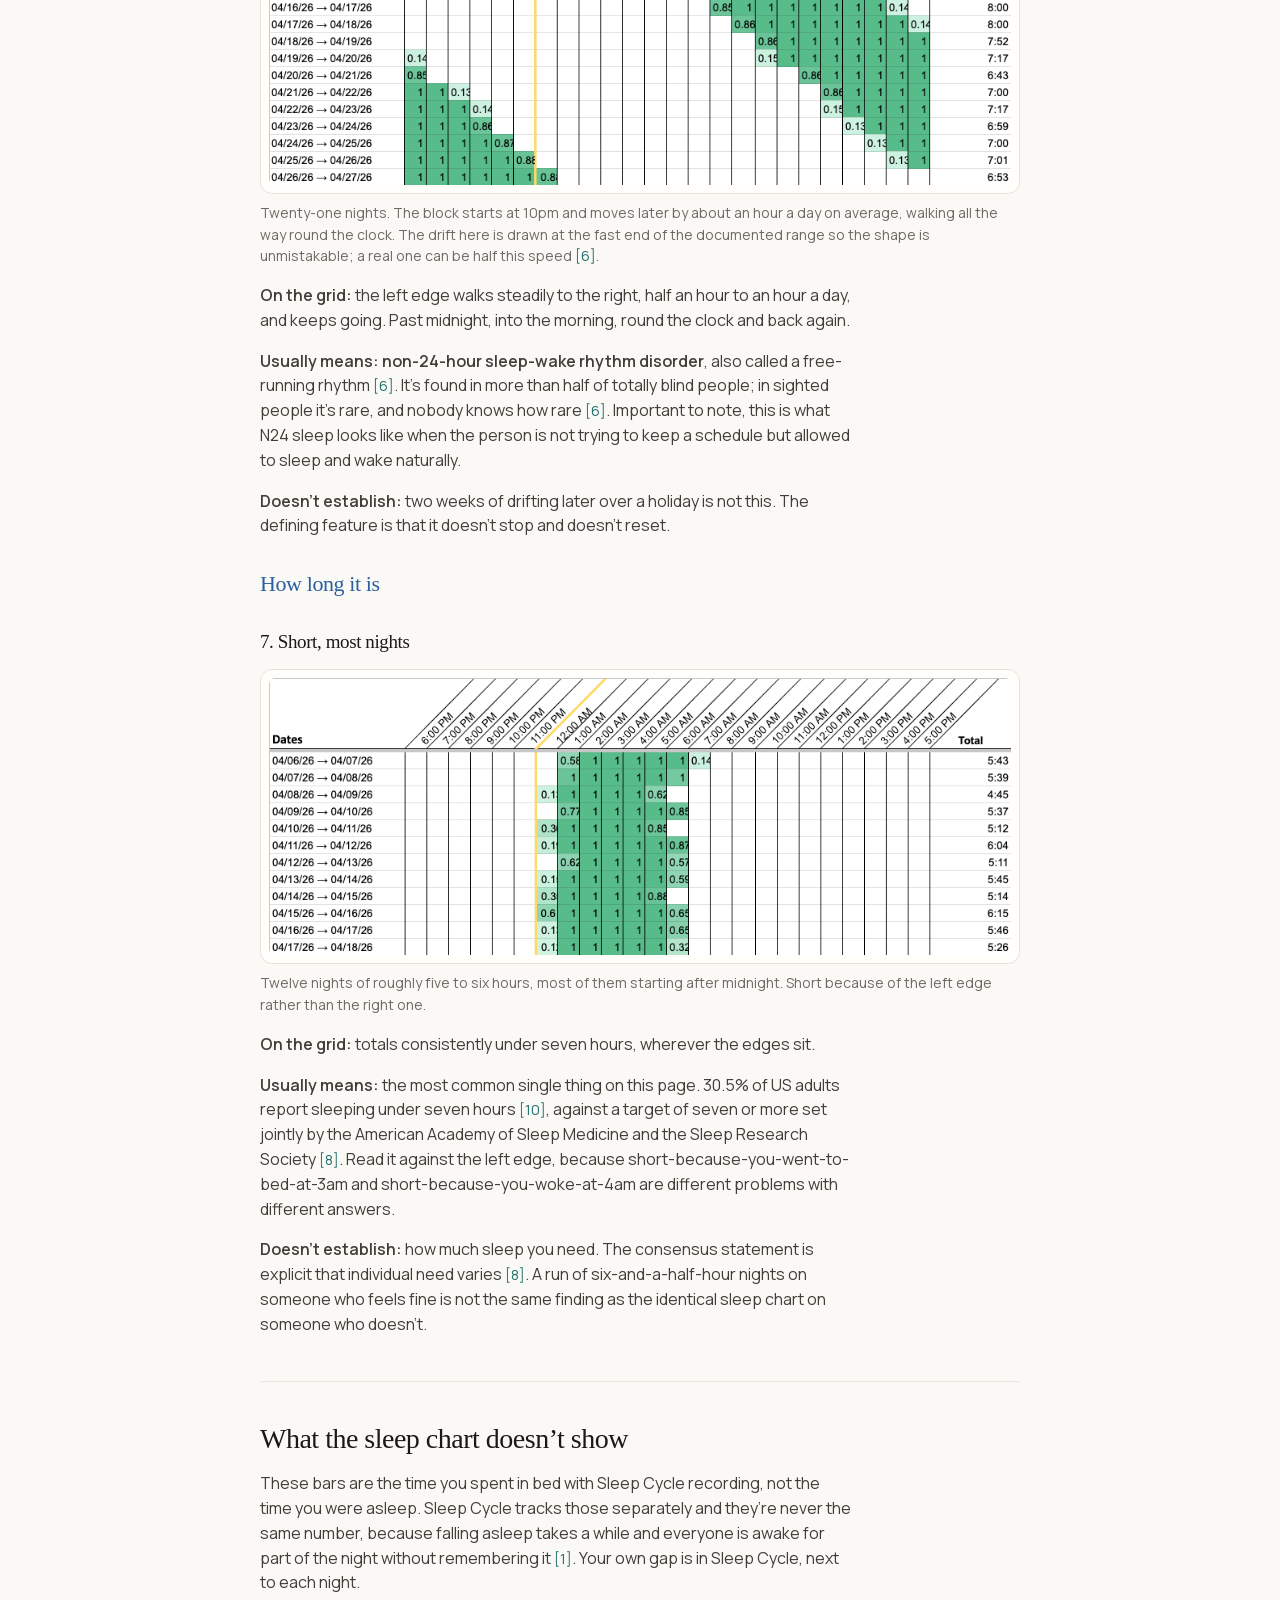
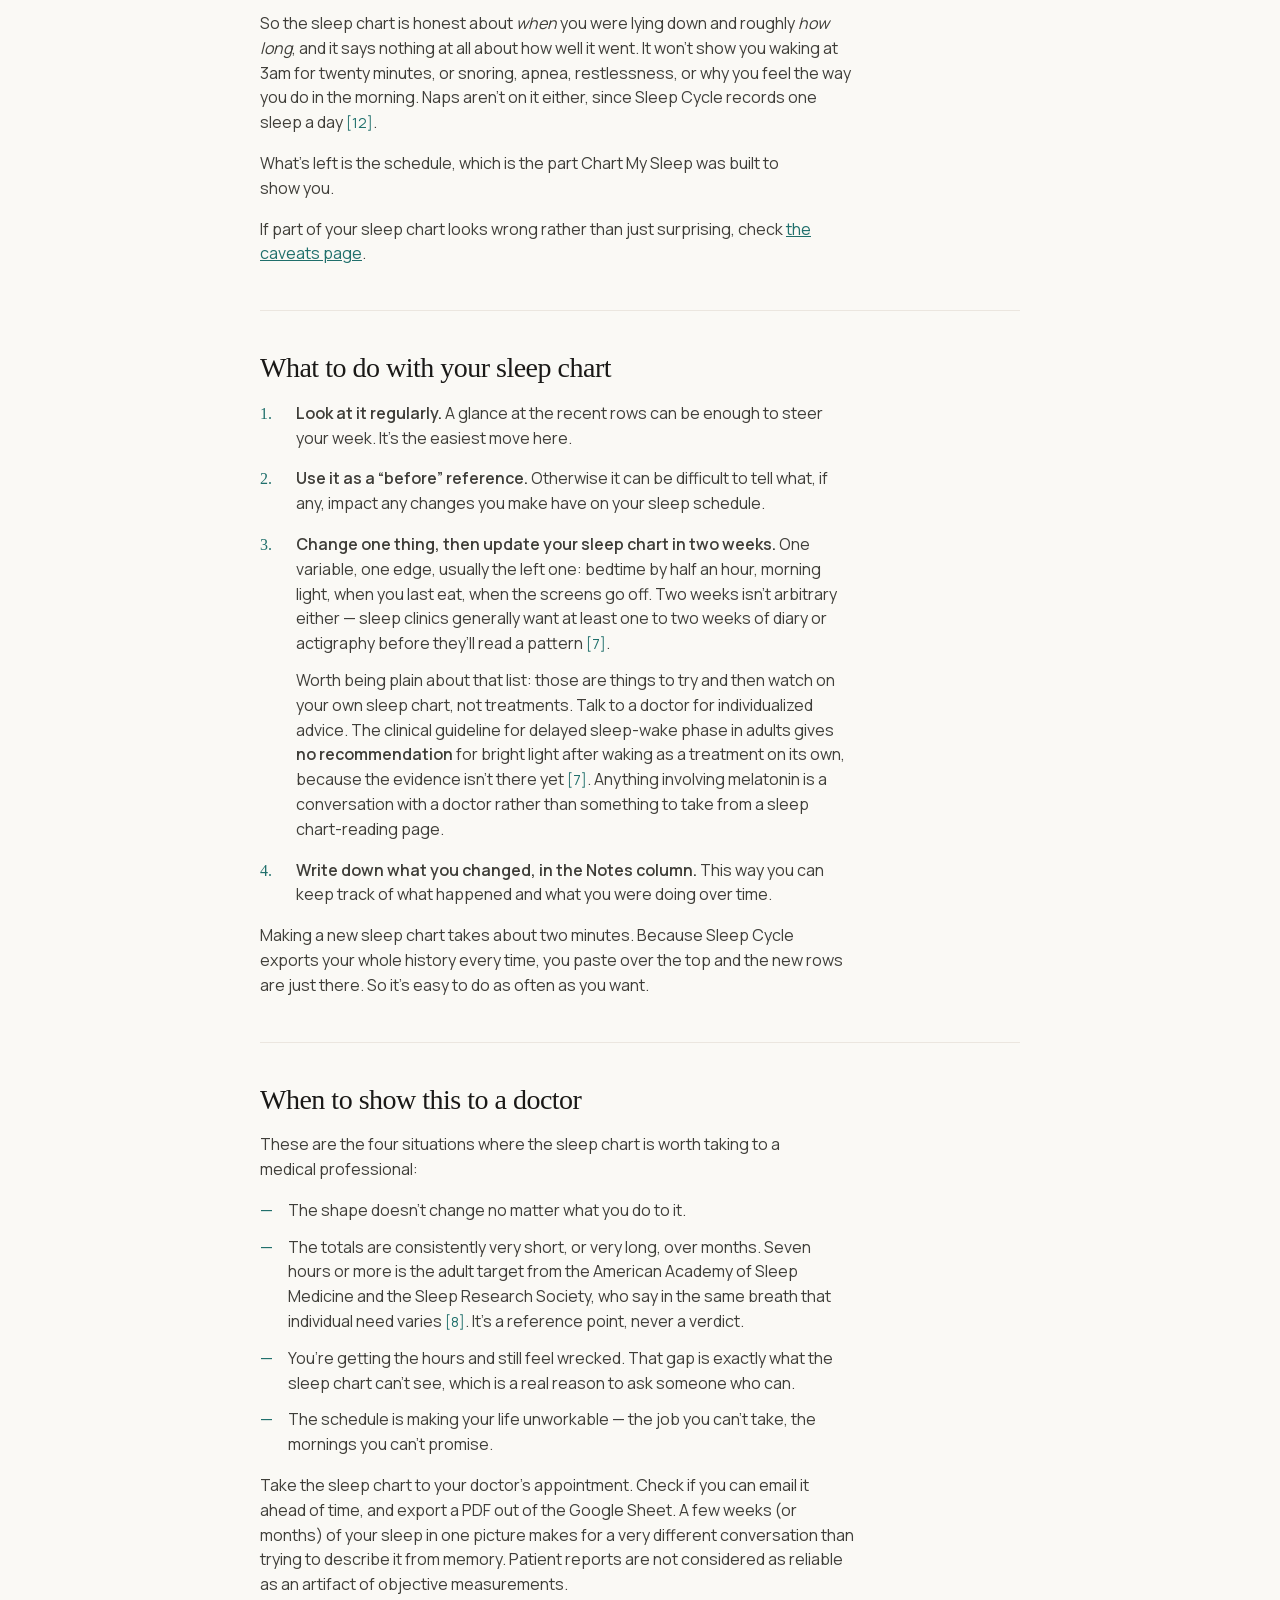
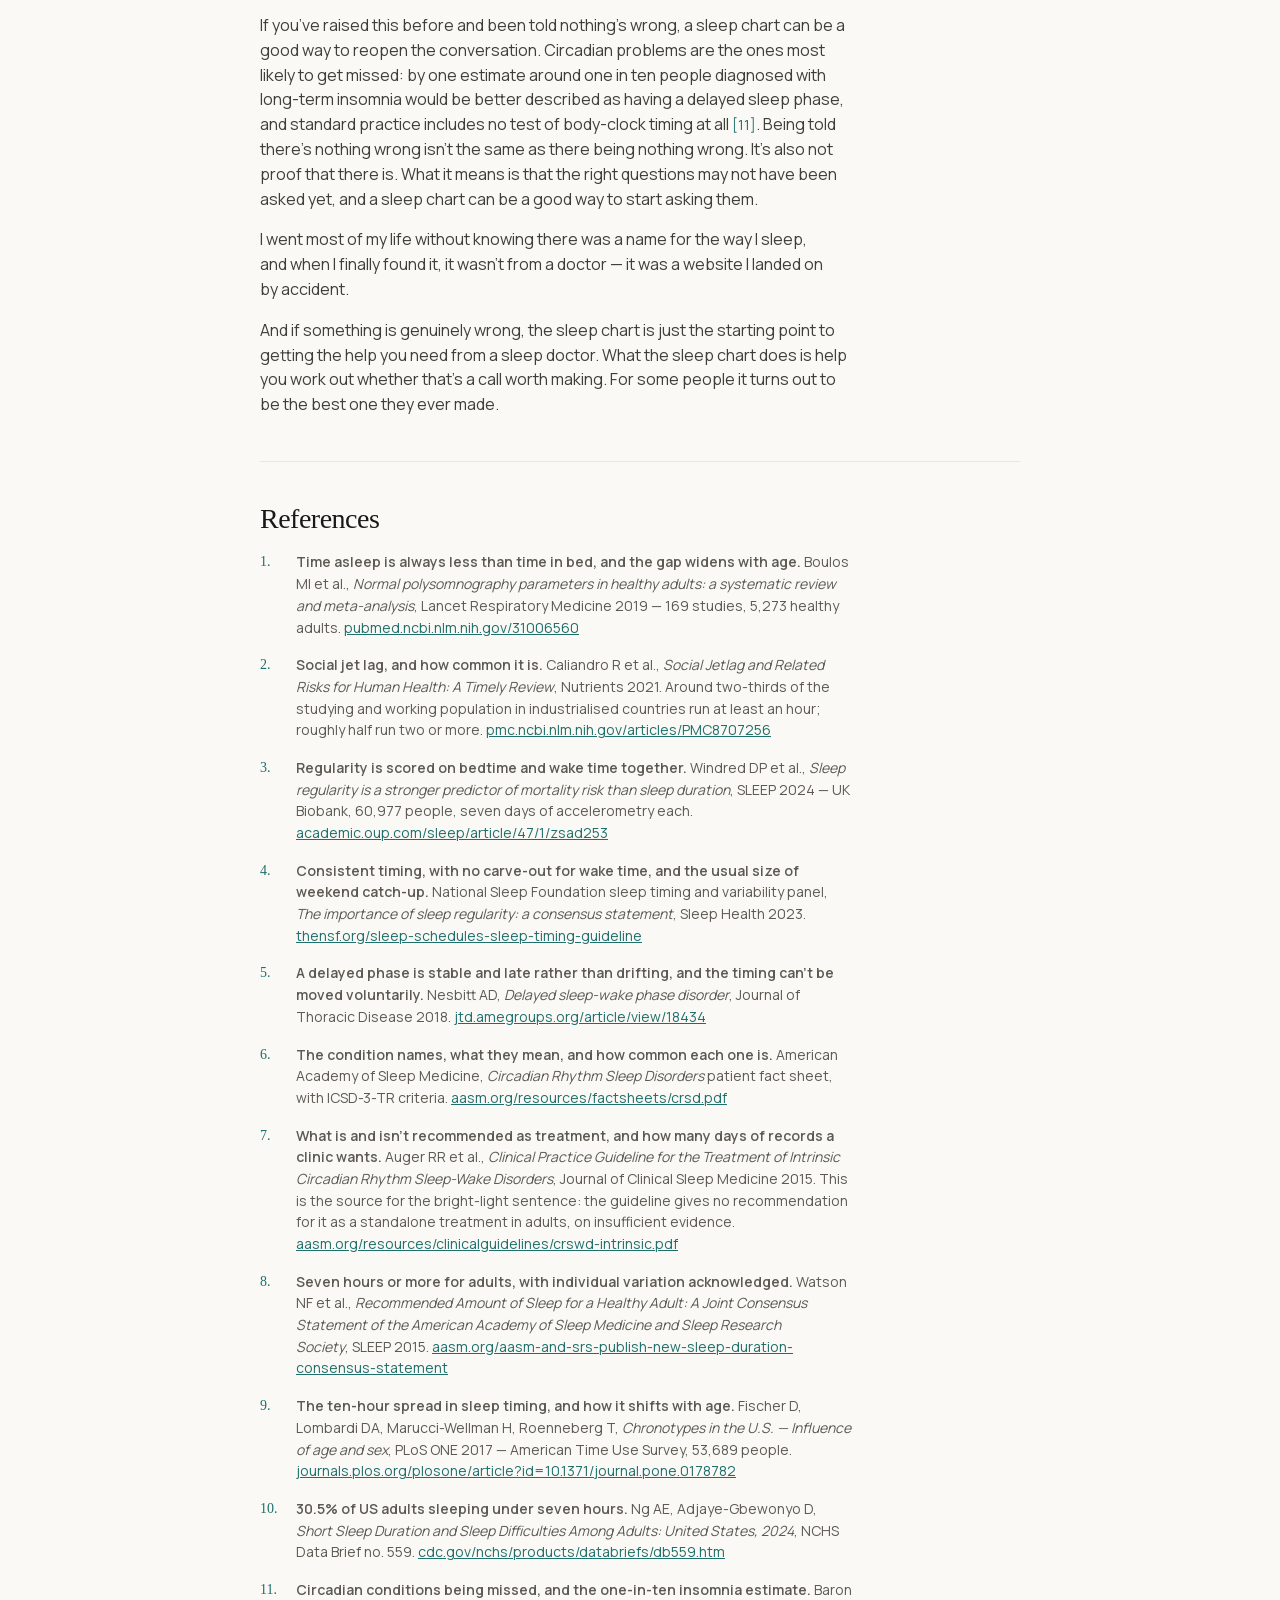
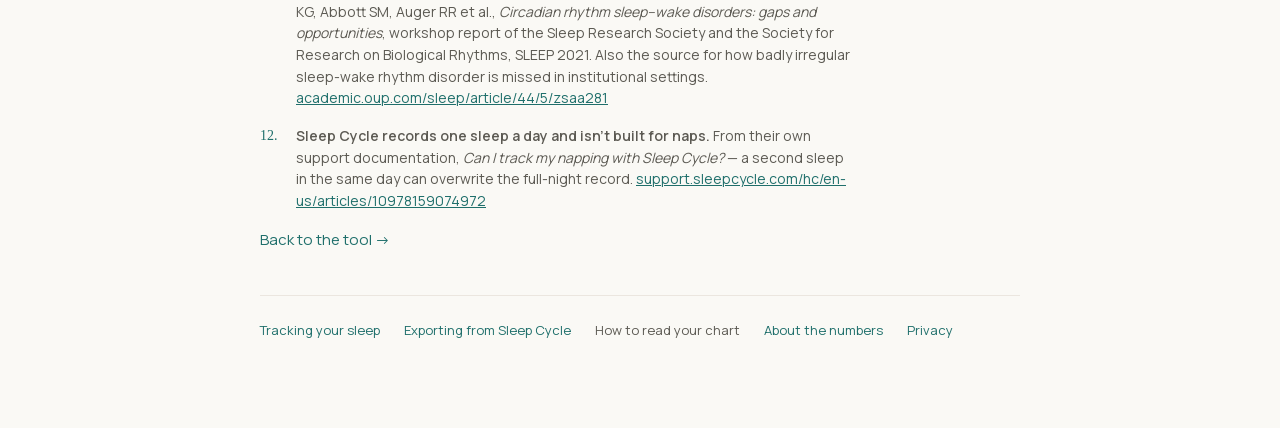
<file: docs/howtoread/index.html>
<!DOCTYPE html>
<html lang="en">
<head>
<meta charset="utf-8">
<meta name="viewport" content="width=device-width, initial-scale=1">

<title>How to read your sleep chart — Chart My Sleep</title>
<meta name="description" content="What each row, column and green cell means, seven shapes people find in their own sleep charts, what the sleep chart can't show, and when it's worth taking to a doctor.">

<meta property="og:type" content="website">
<meta property="og:title" content="How to read your sleep chart — Chart My Sleep">
<meta property="og:description" content="What each row, column and green cell means, seven shapes people find in their own sleep charts, and when it's worth taking to a doctor.">
<meta property="og:url" content="https://josh5a.github.io/sleep-data-processor/howtoread/">
<meta property="og:image" content="https://josh5a.github.io/sleep-data-processor/images/og-howtoread.png">
<meta name="twitter:card" content="summary_large_image">

<link rel="icon" href="../favicon.svg" type="image/svg+xml">

<link rel="preload" href="../assets/fonts/manrope-var.woff2" as="font" type="font/woff2" crossorigin>
<link rel="preload" href="../assets/fonts/vollkorn-400.woff2" as="font" type="font/woff2" crossorigin>

<link rel="stylesheet" href="../assets/css/fonts.css">
<link rel="stylesheet" href="../assets/css/tokens.css">
<link rel="stylesheet" href="../assets/css/style.css">
</head>
<body>

<div class="page">
  <a class="skip" href="#main">Skip to main content</a>

  <div class="shell shell--tool">

    <nav class="masthead" aria-label="Site">
      <a class="lockup" href="../">
        <span class="mark" aria-hidden="true">
          <span class="mark__moon"></span>
          <span class="mark__bars"><span></span><span></span><span></span></span>
        </span>
        <span class="wordmark">Chart My Sleep</span>
      </a>
      <a class="tap masthead__aside" href="../chart/">Back to the tool &rarr;</a>
    </nav>

    <main id="main" tabindex="-1">

      <header class="page-head">
        <h1>How to read your sleep chart</h1>
        <p class="lede lede--prose">The sleep chart shows timing, the shape of your sleep against
        the clock.</p>
        <div class="prose">
          <p>tl;dr:</p>
          <ul class="dash-list">
            <li>
              <span class="dash-list__mark" aria-hidden="true">&mdash;</span>
              <span>Each row is one night.</span>
            </li>
            <li>
              <span class="dash-list__mark" aria-hidden="true">&mdash;</span>
              <span>Green is time in bed.</span>
            </li>
            <li>
              <span class="dash-list__mark" aria-hidden="true">&mdash;</span>
              <span>The left edge is when you turned in.</span>
            </li>
            <li>
              <span class="dash-list__mark" aria-hidden="true">&mdash;</span>
              <span>The right edge is when you got up.</span>
            </li>
            <li>
              <span class="dash-list__mark" aria-hidden="true">&mdash;</span>
              <span>The number at the end is how long you were there.</span>
            </li>
          </ul>
          <p>Nothing here is medical advice, nor intended to treat or diagnose. If something about
          your sleep worries you, skip to
          <a href="#when-to-show-this-to-a-doctor">when to show this to a doctor</a>.</p>
        </div>
      </header>

      <section class="sec prose" id="on-this-page">
        <h2>On this page</h2>

        <nav class="toc" aria-label="On this page">
          <ul class="toc__list">
            <li><a href="#what-youre-looking-at">What you&rsquo;re looking at</a></li>
            <li><a href="#three-things-to-look-at-first">Three things to look at first</a></li>
            <li>
              <a href="#shapes-people-find-in-their-own-sleep-charts">Shapes people find in their
              own sleep charts</a>
              <ul class="toc__list toc__list--sub">
                <li>
                  <a href="#where-your-block-sits">Where your block sits</a>
                  <ul class="toc__list toc__list--sub">
                    <li><a href="#one-block-in-the-same-place-most-nights">1. One block, in the same
                    place most nights</a></li>
                    <li><a href="#steady-but-earlier-or-later-than-everyone-else">2. Steady, but
                    earlier or later than everyone else</a></li>
                    <li><a href="#blocks-in-the-daytime">3. Blocks in the daytime</a></li>
                  </ul>
                </li>
                <li>
                  <a href="#how-much-it-moves">How much it moves</a>
                  <ul class="toc__list toc__list--sub">
                    <li><a href="#two-schedules">4. Two schedules</a></li>
                    <li><a href="#never-settles">5. Never settles</a></li>
                    <li><a href="#later-every-day">6. Later every day</a></li>
                  </ul>
                </li>
                <li>
                  <a href="#how-long-it-is">How long it is</a>
                  <ul class="toc__list toc__list--sub">
                    <li><a href="#short-most-nights">7. Short, most nights</a></li>
                  </ul>
                </li>
              </ul>
            </li>
            <li><a href="#what-the-sleep-chart-doesnt-show">What the sleep chart doesn&rsquo;t
            show</a></li>
            <li><a href="#what-to-do-with-your-sleep-chart">What to do with your sleep chart</a></li>
            <li><a href="#when-to-show-this-to-a-doctor">When to show this to a doctor</a></li>
            <li><a href="#references">References</a></li>
          </ul>
        </nav>
      </section>

      <section class="sec prose" id="what-youre-looking-at">
        <h2>What you&rsquo;re looking at</h2>

        <figure class="figure">
          <div class="figure__frame">
            <img src="../images/example-charts/legend.png" width="919" height="238"
              alt="Seven rows of a sleep chart. Each row holds one unbroken run of green starting around 11:30pm and ending around 7:15am, with a partial cell at each end and full cells between.">
          </div>
          <figcaption>Seven nights, bed around 11:30pm, up around 7:15am. The partial cells at each
          end are the part-hours. The example sleep charts on this page are made up &mdash; generated
          so each shape is clean enough to recognise. They still have the odd night that ignores the
          pattern, the way any real sleep chart does, and yours will have more of them than these
          do.</figcaption>
        </figure>

        <p><strong>A row is a sleep day, 6pm to 5pm.</strong> Not a calendar day. A night that starts
        at 11pm and ends at 7am sits in the middle of a row in one piece, instead of being cut in
        half at midnight. This is the least obvious thing about the sleep chart, and it explains most
        of what looks strange at first.</p>

        <p><strong>A column is an hour on the clock.</strong> 6pm at the far left, midnight in the
        middle, 5pm at the far right.</p>

        <p><strong>Green means you were in bed.</strong> A full green cell is the whole hour.
        <span class="data-inline">0.67</span> is about forty minutes of it, which is why the first
        and last cells of a night are usually partial.</p>

        <p><strong>The number at the end of the row is your total time in bed.</strong></p>

        <p><strong>The Notes column is yours.</strong> It&rsquo;s free text, so type whatever you
        want into it, and whatever you type stays attached to that night.</p>

        <p><strong>Two green runs in one row is not two sleeps.</strong> Green at both far ends of a
        row with white in between is the 6pm boundary: one long sleep whose tail and head landed in
        the same row.</p>

        <figure class="figure">
          <div class="figure__frame">
            <img src="../images/example-charts/row-boundary.png" width="919" height="175" loading="lazy"
              alt="Four rows. In each, green sits in the leftmost cells at 6pm and again in the rightmost cells up to 5pm, with white across the middle of the row.">
          </div>
          <figcaption>The row boundary, not a wake-up. One long sleep drawn across the 6pm line, so
          its tail and its head land in the same row.</figcaption>
        </figure>

        <p>Sleep Cycle records one sleep a day and isn&rsquo;t built for naps
        <a class="cite" href="#src-12">[12]</a>, so a daytime sleep usually isn&rsquo;t on the sleep
        chart at all. If part of your sleep chart looks wrong rather than just surprising,
        <a href="../notes/">the caveats page</a> covers it.</p>
      </section>

      <section class="sec prose" id="three-things-to-look-at-first">
        <h2>Three things to look at first</h2>

        <ol class="num-list">
          <li>
            <div class="num-list__body">
              <p><strong>The left edge</strong> &mdash; when you get in bed. The most changeable
              thing on the sleep chart, and often the one that moves everything else.</p>
            </div>
          </li>
          <li>
            <div class="num-list__body">
              <p><strong>The right edge</strong> &mdash; when you get up. Often set by an alarm, so
              it can hold steady while the left edge changes based on what you choose.</p>
            </div>
          </li>
          <li>
            <div class="num-list__body">
              <p><strong>The total</strong> &mdash; how much. It&rsquo;s third because <em>when</em>
              is usually the thing that moves <em>how much</em>, rather than the other way
              round.</p>
            </div>
          </li>
        </ol>

        <p>Those first two are timing. The third is quantity. They&rsquo;re different problems
        &mdash; &ldquo;I sleep fine, but at 4am&rdquo; and &ldquo;I&rsquo;m in bed nine hours and
        still wrecked&rdquo; can need completely different approaches.</p>
      </section>

      <section class="sec prose" id="shapes-people-find-in-their-own-sleep-charts">
        <h2>Shapes people find in their own sleep charts</h2>

        <p>Seven shapes, grouped by which of those three things they show up in. Most people match
        one; some match two. The list comes from what has been measured about how people sleep.</p>

        <p>Each one gets the same three lines:</p>

        <ol class="num-list">
          <li>
            <div class="num-list__body">
              <p>What it looks like on the grid</p>
            </div>
          </li>
          <li>
            <div class="num-list__body">
              <p>What it usually means</p>
            </div>
          </li>
          <li>
            <div class="num-list__body">
              <p>What it doesn&rsquo;t establish</p>
            </div>
          </li>
        </ol>

        <h3 class="group-title" id="where-your-block-sits">Where your block sits</h3>

        <h4 class="shape-title" id="one-block-in-the-same-place-most-nights">1. One block, in the same place most nights</h4>

        <figure class="figure">
          <div class="figure__frame">
            <img src="../images/example-charts/1-one-block.png" width="919" height="343" loading="lazy"
              alt="Twelve rows, each with one run of green. Most begin within about half an hour of 11:15pm. The right-hand ends are much raggeder, landing anywhere between 6am and 8am.">
          </div>
          <figcaption>Twelve nights. Bed mostly around 11:15pm, up anywhere between 6am and 8am. A
          steady left edge with a ragged right edge is the most common version of this
          shape.</figcaption>
        </figure>

        <p><strong>On the grid:</strong> one run of green per row, starting and ending at roughly the
        same hour.</p>

        <p><strong>Usually means:</strong> this is what a sleep chart is supposed to look like, and
        plenty of people&rsquo;s do. A steady left edge with a ragged right edge is very common.</p>

        <p><strong>Doesn&rsquo;t establish:</strong> whether the ragged right edge matters. The
        research on regularity scores bedtime and wake time together and gives wake time no exemption
        <a class="cite" href="#src-3">[3]</a><a class="cite" href="#src-4">[4]</a>.</p>

        <h4 class="shape-title" id="steady-but-earlier-or-later-than-everyone-else">2. Steady, but earlier or later than everyone else</h4>

        <figure class="figure">
          <div class="figure__frame">
            <img src="../images/example-charts/2a-steady-late.png" width="919" height="343" loading="lazy"
              alt="Twelve rows, each with one tidy run of green. Most start near 2:30am and end near 10:15am, covering the small hours and the morning columns.">
          </div>
          <figcaption>Twelve nights, bed mostly around 2:30am, up around 10:15am. The block is neat
          and shifted rather than scattered, which is what separates this shape from number
          5.</figcaption>
        </figure>

        <figure class="figure">
          <div class="figure__frame">
            <img src="../images/example-charts/2b-steady-early.png" width="919" height="343" loading="lazy"
              alt="Twelve rows, each with one tidy run of green. Most start near 8:45pm and end near 4:30am, covering the evening and the small hours.">
          </div>
          <figcaption>Twelve nights, bed mostly around 8:45pm, up around 4:30am. The same neatness,
          the opposite direction.</figcaption>
        </figure>

        <p><strong>On the grid:</strong> the block is tidy and lands in the same place every night.
        It just isn&rsquo;t where other people&rsquo;s lands.</p>

        <p><strong>Usually means:</strong> you&rsquo;re an early type or a late type, and the spread
        is wide. Measured across 53,689 Americans, the middle of sleep on free days spans nearly ten
        hours end to end &mdash; a quarter of people fall before 2:24am, a quarter after 4:15am
        <a class="cite" href="#src-9">[9]</a>. It also moves with age on a predictable curve, latest
        at around 18 or 19 and earlier every year after that
        <a class="cite" href="#src-9">[9]</a>. A nineteen-year-old and their grandmother can both
        have textbook-healthy sleep charts that look nothing alike.</p>

        <p>There&rsquo;s a point where it stops being a type and starts having a name:</p>

        <ul class="dash-list">
          <li>
            <span class="dash-list__mark" aria-hidden="true">&mdash;</span>
            <span>Persistently late &mdash; sleep starting somewhere between 1am and 6am, and not
            movable to fit work or school &mdash; is called <strong>delayed sleep-wake phase
            disorder</strong>, and it affects around 1% of adults and around 3% of adolescents
            <a class="cite" href="#src-6">[6]</a>.</span>
          </li>
          <li>
            <span class="dash-list__mark" aria-hidden="true">&mdash;</span>
            <span>Persistently early &mdash; in bed between 6pm and 9pm, awake between 2am and 5am
            &mdash; is called <strong>advanced sleep-wake phase disorder</strong>, around 1% of
            middle-aged adults <a class="cite" href="#src-6">[6]</a>.</span>
          </li>
        </ul>

        <p><strong>Doesn&rsquo;t establish:</strong> being a late or an early type is not a disorder.
        What separates the type from the condition is that the timing can&rsquo;t be moved and that
        it causes a real problem in the person&rsquo;s life
        <a class="cite" href="#src-5">[5]</a><a class="cite" href="#src-6">[6]</a>. A delayed phase
        is also stable and late rather than drifting &mdash; the drifting shape is number 6 below,
        and the two can be confused <a class="cite" href="#src-5">[5]</a>.</p>

        <h4 class="shape-title" id="blocks-in-the-daytime">3. Blocks in the daytime</h4>

        <figure class="figure">
          <div class="figure__frame">
            <img src="../images/example-charts/3-daytime.png" width="919" height="385" loading="lazy"
              alt="Fourteen rows. The first seven mostly hold a run of green from around 8am to around 3pm; the last seven mostly hold one from around 11pm to around 7am.">
          </div>
          <figcaption>Fourteen nights across a rotation: roughly a week of sleeping from 8am, then
          roughly a week of sleeping from 11pm.</figcaption>
        </figure>

        <p><strong>On the grid:</strong> the main block sits in the morning or afternoon columns, or
        alternates between day and night from row to row.</p>

        <p><strong>Usually means:</strong> shift work. Between 20% and 30% of the workforce in
        industrialised countries works shifts <a class="cite" href="#src-6">[6]</a>, which is more
        people than every named condition on this page put together.</p>

        <p><strong>Doesn&rsquo;t establish:</strong> the sleep chart can&rsquo;t tell a night nurse
        from someone whose body clock has come loose. What it does show is whether the pattern is
        consistent nights or rotating, which is the distinction that matters.</p>

        <h3 class="group-title" id="how-much-it-moves">How much it moves</h3>

        <h4 class="shape-title" id="two-schedules">4. Two schedules</h4>

        <figure class="figure">
          <div class="figure__frame">
            <img src="../images/example-charts/4-two-schedules.png" width="919" height="385" loading="lazy"
              alt="Fourteen rows over two weeks. Ten work nights mostly run from around 11:30pm to around 6:45am. Four free nights, in two pairs, run later and longer — from around 1:45am to around 10am — so the block steps to the right twice.">
          </div>
          <figcaption>Two weeks. Work nights mostly around 11:30pm; free nights starting a couple of
          hours later and running longer. The stripe repeats, which is what makes it a pattern rather
          than one odd weekend.</figcaption>
        </figure>

        <p><strong>On the grid:</strong> weekday edges and free-day edges an hour or more apart. It
        looks like stripes when you scroll fast.</p>

        <p><strong>Usually means:</strong> a work schedule and a body clock that disagree.
        It&rsquo;s sometimes called social jet lag, and it&rsquo;s by a wide margin the most common
        shape on this page &mdash; around two-thirds of the working and studying population in
        industrialised countries run at least an hour of it, and roughly half run two hours or more
        <a class="cite" href="#src-2">[2]</a>.</p>

        <p>Two versions are worth telling apart: the free-day block <strong>shifted later</strong>,
        which is a timing problem, and the free-day block simply <strong>longer</strong>, which is
        catching up and usually runs an extra hour or two on non-work days
        <a class="cite" href="#src-4">[4]</a>.</p>

        <p>One more thing, because it saves people a fright: a late type held to an early weekday
        schedule <em>is</em> the social jet lag case
        <a class="cite" href="#src-2">[2]</a><a class="cite" href="#src-9">[9]</a>. If you match this
        entry and number 2, that&rsquo;s usually one thing seen from two ends rather than two things
        wrong with you.</p>

        <p><strong>Doesn&rsquo;t establish:</strong> a gap between your two schedules describes your
        week. It isn&rsquo;t a verdict on it.</p>

        <h4 class="shape-title" id="never-settles">5. Never settles</h4>

        <figure class="figure">
          <div class="figure__frame">
            <img src="../images/example-charts/5-never-settles.png" width="919" height="385" loading="lazy"
              alt="Fourteen rows. Each holds one run of green, but the starting points are scattered across the whole sleep chart from 7pm to 6am with no centre and no direction.">
          </div>
          <figcaption>Fourteen nights with no centre. Scatter, not a trend &mdash; the left edge
          moves and never comes back to anything.</figcaption>
        </figure>

        <p><strong>On the grid:</strong> the left edge moves and doesn&rsquo;t come back to anything.
        Not two clusters. Scatter.</p>

        <p><strong>Usually means:</strong> a chaotic fortnight &mdash; a new baby, a deadline, a
        move, a bad stretch. Charts have seasons.</p>

        <p><strong>Doesn&rsquo;t establish:</strong> anything beyond a rough stretch, and the fix for
        most rough stretches isn&rsquo;t medical. One much rarer thing is worth naming here, though,
        because it has nowhere else to go: no main block at all, sleep broken into three or more
        short stretches around the clock with none of them dominant. That&rsquo;s <strong>irregular
        sleep-wake rhythm disorder</strong> <a class="cite" href="#src-6">[6]</a>, and it is badly
        under-recognised, particularly in care settings <a class="cite" href="#src-11">[11]</a>. If
        that&rsquo;s what your sleep chart looks like, the last section on this page is the one to
        read.</p>

        <h4 class="shape-title" id="later-every-day">6. Later every day</h4>

        <figure class="figure">
          <div class="figure__frame">
            <img src="../images/example-charts/6-later-every-day.png" width="918" height="532" loading="lazy"
              alt="Twenty-one rows. The run of green starts around 10pm in the top row and shifts later by about an hour a day, walking steadily rightward past midnight, through the morning columns, and round to the evening again by the last row.">
          </div>
          <figcaption>Twenty-one nights. The block starts at 10pm and moves later by about an hour a
          day on average, walking all the way round the clock. The drift here is drawn at the fast
          end of the documented range so the shape is unmistakable; a real one can be half this speed
          <a class="cite" href="#src-6">[6]</a>.</figcaption>
        </figure>

        <p><strong>On the grid:</strong> the left edge walks steadily to the right, half an hour to
        an hour a day, and keeps going. Past midnight, into the morning, round the clock and back
        again.</p>

        <p><strong>Usually means:</strong> <strong>non-24-hour sleep-wake rhythm disorder</strong>,
        also called a free-running rhythm <a class="cite" href="#src-6">[6]</a>. It&rsquo;s found in
        more than half of totally blind people; in sighted people it&rsquo;s rare, and nobody knows
        how rare <a class="cite" href="#src-6">[6]</a>. Important to note, this is what N24 sleep
        looks like when the person is not trying to keep a schedule but allowed to sleep and wake
        naturally.</p>

        <p><strong>Doesn&rsquo;t establish:</strong> two weeks of drifting later over a holiday is
        not this. The defining feature is that it doesn&rsquo;t stop and doesn&rsquo;t reset.</p>

        <h3 class="group-title" id="how-long-it-is">How long it is</h3>

        <h4 class="shape-title" id="short-most-nights">7. Short, most nights</h4>

        <figure class="figure">
          <div class="figure__frame">
            <img src="../images/example-charts/7-short.png" width="919" height="343" loading="lazy"
              alt="Twelve rows, each with a short run of green. Most start around 1am and end around 6:15am, and the totals at the end of the rows read between about four and three-quarter and six and a quarter hours.">
          </div>
          <figcaption>Twelve nights of roughly five to six hours, most of them starting after
          midnight. Short because of the left edge rather than the right one.</figcaption>
        </figure>

        <p><strong>On the grid:</strong> totals consistently under seven hours, wherever the edges
        sit.</p>

        <p><strong>Usually means:</strong> the most common single thing on this page. 30.5% of US
        adults report sleeping under seven hours <a class="cite" href="#src-10">[10]</a>, against a
        target of seven or more set jointly by the American Academy of Sleep Medicine and the Sleep
        Research Society <a class="cite" href="#src-8">[8]</a>. Read it against the left edge, because
        short-because-you-went-to-bed-at-3am and short-because-you-woke-at-4am are different problems
        with different answers.</p>

        <p><strong>Doesn&rsquo;t establish:</strong> how much sleep you need. The consensus statement
        is explicit that individual need varies <a class="cite" href="#src-8">[8]</a>. A run of
        six-and-a-half-hour nights on someone who feels fine is not the same finding as the identical
        sleep chart on someone who doesn&rsquo;t.</p>
      </section>

      <section class="sec prose" id="what-the-sleep-chart-doesnt-show">
        <h2>What the sleep chart doesn&rsquo;t show</h2>

        <p>These bars are the time you spent in bed with Sleep Cycle recording, not the time you were
        asleep. Sleep Cycle tracks those separately and they&rsquo;re never the same number, because
        falling asleep takes a while and everyone is awake for part of the night without remembering
        it <a class="cite" href="#src-1">[1]</a>. Your own gap is in Sleep Cycle, next to each
        night.</p>

        <p>So the sleep chart is honest about <em>when</em> you were lying down and roughly <em>how
        long</em>, and it says nothing at all about how well it went. It won&rsquo;t show you waking
        at 3am for twenty minutes, or snoring, apnea, restlessness, or why you feel the way you do in
        the morning. Naps aren&rsquo;t on it either, since Sleep Cycle records one sleep a day
        <a class="cite" href="#src-12">[12]</a>.</p>

        <p>What&rsquo;s left is the schedule, which is the part Chart My Sleep was built to show
        you.</p>

        <p>If part of your sleep chart looks wrong rather than just surprising, check
        <a href="../notes/">the caveats page</a>.</p>
      </section>

      <section class="sec prose" id="what-to-do-with-your-sleep-chart">
        <h2>What to do with your sleep chart</h2>

        <ol class="num-list">
          <li>
            <div class="num-list__body">
              <p><strong>Look at it regularly.</strong> A glance at the recent rows can be enough to
              steer your week. It&rsquo;s the easiest move here.</p>
            </div>
          </li>
          <li>
            <div class="num-list__body">
              <p><strong>Use it as a &ldquo;before&rdquo; reference.</strong> Otherwise it can be
              difficult to tell what, if any, impact any changes you make have on your sleep
              schedule.</p>
            </div>
          </li>
          <li>
            <div class="num-list__body">
              <p><strong>Change one thing, then update your sleep chart in two weeks.</strong> One
              variable, one edge, usually the left one: bedtime by half an hour, morning light, when
              you last eat, when the screens go off. Two weeks isn&rsquo;t arbitrary either &mdash;
              sleep clinics generally want at least one to two weeks of diary or actigraphy before
              they&rsquo;ll read a pattern <a class="cite" href="#src-7">[7]</a>.</p>
              <p>Worth being plain about that list: those are things to try and then watch on your
              own sleep chart, not treatments. Talk to a doctor for individualized advice. The
              clinical guideline for delayed sleep-wake phase in adults gives <strong>no
              recommendation</strong> for bright light after waking as a treatment on its own,
              because the evidence isn&rsquo;t there yet <a class="cite" href="#src-7">[7]</a>.
              Anything involving melatonin is a conversation with a doctor rather than something to
              take from a sleep chart-reading page.</p>
            </div>
          </li>
          <li>
            <div class="num-list__body">
              <p><strong>Write down what you changed, in the Notes column.</strong> This way you can
              keep track of what happened and what you were doing over time.</p>
            </div>
          </li>
        </ol>

        <p>Making a new sleep chart takes about two minutes. Because Sleep Cycle exports your whole
        history every time, you paste over the top and the new rows are just there. So it&rsquo;s
        easy to do as often as you want.</p>
      </section>

      <section class="sec prose" id="when-to-show-this-to-a-doctor">
        <h2>When to show this to a doctor</h2>

        <p>These are the four situations where the sleep chart is worth taking to a medical
        professional:</p>

        <ul class="dash-list">
          <li>
            <span class="dash-list__mark" aria-hidden="true">&mdash;</span>
            <span>The shape doesn&rsquo;t change no matter what you do to it.</span>
          </li>
          <li>
            <span class="dash-list__mark" aria-hidden="true">&mdash;</span>
            <span>The totals are consistently very short, or very long, over months. Seven hours or
            more is the adult target from the American Academy of Sleep Medicine and the Sleep
            Research Society, who say in the same breath that individual need varies
            <a class="cite" href="#src-8">[8]</a>. It&rsquo;s a reference point, never a
            verdict.</span>
          </li>
          <li>
            <span class="dash-list__mark" aria-hidden="true">&mdash;</span>
            <span>You&rsquo;re getting the hours and still feel wrecked. That gap is exactly what the
            sleep chart can&rsquo;t see, which is a real reason to ask someone who can.</span>
          </li>
          <li>
            <span class="dash-list__mark" aria-hidden="true">&mdash;</span>
            <span>The schedule is making your life unworkable &mdash; the job you can&rsquo;t take,
            the mornings you can&rsquo;t promise.</span>
          </li>
        </ul>

        <p>Take the sleep chart to your doctor&rsquo;s appointment. Check if you can email it ahead
        of time, and export a PDF out of the Google Sheet. A few weeks (or months) of your sleep in
        one picture makes for a very different conversation than trying to describe it from memory.
        Patient reports are not considered as reliable as an artifact of objective
        measurements.</p>

        <p>If you&rsquo;ve raised this before and been told nothing&rsquo;s wrong, a sleep chart can
        be a good way to reopen the conversation. Circadian problems are the ones most likely to get
        missed: by one estimate around one in ten people diagnosed with long-term insomnia would be
        better described as having a delayed sleep phase, and standard practice includes no test of
        body-clock timing at all <a class="cite" href="#src-11">[11]</a>. Being told there&rsquo;s
        nothing wrong isn&rsquo;t the same as there being nothing wrong. It&rsquo;s also not proof
        that there is. What it means is that the right questions may not have been asked yet, and a
        sleep chart can be a good way to start asking them.</p>

        <p>I went most of my life without knowing there was a name for the way I sleep, and when I
        finally found it, it wasn&rsquo;t from a doctor &mdash; it was a website I landed on by
        accident.</p>

        <p>And if something is genuinely wrong, the sleep chart is just the starting point to getting
        the help you need from a sleep doctor. What the sleep chart does is help you work out whether
        that&rsquo;s a call worth making. For some people it turns out to be the best one they ever
        made.</p>
      </section>

      <section class="sec prose" id="references">
        <h2>References</h2>

        <ol class="sources">
          <li id="src-1">
            <span><strong>Time asleep is always less than time in bed, and the gap widens with
            age.</strong> Boulos MI et al., <em>Normal polysomnography parameters in healthy adults:
            a systematic review and meta-analysis</em>, Lancet Respiratory Medicine 2019 &mdash; 169
            studies, 5,273 healthy adults.
            <a href="https://pubmed.ncbi.nlm.nih.gov/31006560/">pubmed.ncbi.nlm.nih.gov/31006560</a></span>
          </li>
          <li id="src-2">
            <span><strong>Social jet lag, and how common it is.</strong> Caliandro R et al.,
            <em>Social Jetlag and Related Risks for Human Health: A Timely Review</em>, Nutrients
            2021. Around two-thirds of the studying and working population in industrialised
            countries run at least an hour; roughly half run two or more.
            <a href="https://pmc.ncbi.nlm.nih.gov/articles/PMC8707256/">pmc.ncbi.nlm.nih.gov/articles/PMC8707256</a></span>
          </li>
          <li id="src-3">
            <span><strong>Regularity is scored on bedtime and wake time together.</strong> Windred DP
            et al., <em>Sleep regularity is a stronger predictor of mortality risk than sleep
            duration</em>, SLEEP 2024 &mdash; UK Biobank, 60,977 people, seven days of accelerometry
            each.
            <a href="https://academic.oup.com/sleep/article/47/1/zsad253/7280269">academic.oup.com/sleep/article/47/1/zsad253</a></span>
          </li>
          <li id="src-4">
            <span><strong>Consistent timing, with no carve-out for wake time, and the usual size of
            weekend catch-up.</strong> National Sleep Foundation sleep timing and variability panel,
            <em>The importance of sleep regularity: a consensus statement</em>, Sleep Health 2023.
            <a href="https://www.thensf.org/sleep-schedules-sleep-timing-guideline/">thensf.org/sleep-schedules-sleep-timing-guideline</a></span>
          </li>
          <li id="src-5">
            <span><strong>A delayed phase is stable and late rather than drifting, and the timing
            can&rsquo;t be moved voluntarily.</strong> Nesbitt AD, <em>Delayed sleep-wake phase
            disorder</em>, Journal of Thoracic Disease 2018.
            <a href="https://jtd.amegroups.org/article/view/18434/html">jtd.amegroups.org/article/view/18434</a></span>
          </li>
          <li id="src-6">
            <span><strong>The condition names, what they mean, and how common each one is.</strong>
            American Academy of Sleep Medicine, <em>Circadian Rhythm Sleep Disorders</em> patient
            fact sheet, with ICSD-3-TR criteria.
            <a href="https://aasm.org/resources/factsheets/crsd.pdf">aasm.org/resources/factsheets/crsd.pdf</a></span>
          </li>
          <li id="src-7">
            <span><strong>What is and isn&rsquo;t recommended as treatment, and how many days of
            records a clinic wants.</strong> Auger RR et al., <em>Clinical Practice Guideline for the
            Treatment of Intrinsic Circadian Rhythm Sleep-Wake Disorders</em>, Journal of Clinical
            Sleep Medicine 2015. This is the source for the bright-light sentence: the guideline
            gives no recommendation for it as a standalone treatment in adults, on insufficient
            evidence.
            <a href="https://aasm.org/resources/clinicalguidelines/crswd-intrinsic.pdf">aasm.org/resources/clinicalguidelines/crswd-intrinsic.pdf</a></span>
          </li>
          <li id="src-8">
            <span><strong>Seven hours or more for adults, with individual variation
            acknowledged.</strong> Watson NF et al., <em>Recommended Amount of Sleep for a Healthy
            Adult: A Joint Consensus Statement of the American Academy of Sleep Medicine and Sleep
            Research Society</em>, SLEEP 2015.
            <a href="https://aasm.org/aasm-and-srs-publish-new-sleep-duration-consensus-statement/">aasm.org/aasm-and-srs-publish-new-sleep-duration-consensus-statement</a></span>
          </li>
          <li id="src-9">
            <span><strong>The ten-hour spread in sleep timing, and how it shifts with age.</strong>
            Fischer D, Lombardi DA, Marucci-Wellman H, Roenneberg T, <em>Chronotypes in the U.S.
            &mdash; Influence of age and sex</em>, PLoS ONE 2017 &mdash; American Time Use Survey,
            53,689 people.
            <a href="https://journals.plos.org/plosone/article?id=10.1371/journal.pone.0178782">journals.plos.org/plosone/article?id=10.1371/journal.pone.0178782</a></span>
          </li>
          <li id="src-10">
            <span><strong>30.5% of US adults sleeping under seven hours.</strong> Ng AE,
            Adjaye-Gbewonyo D, <em>Short Sleep Duration and Sleep Difficulties Among Adults: United
            States, 2024</em>, NCHS Data Brief no. 559.
            <a href="https://www.cdc.gov/nchs/products/databriefs/db559.htm">cdc.gov/nchs/products/databriefs/db559.htm</a></span>
          </li>
          <li id="src-11">
            <span><strong>Circadian conditions being missed, and the one-in-ten insomnia
            estimate.</strong> Baron KG, Abbott SM, Auger RR et al., <em>Circadian rhythm sleep&ndash;wake
            disorders: gaps and opportunities</em>, workshop report of the Sleep Research Society and
            the Society for Research on Biological Rhythms, SLEEP 2021. Also the source for how badly
            irregular sleep-wake rhythm disorder is missed in institutional settings.
            <a href="https://academic.oup.com/sleep/article/44/5/zsaa281/6134797">academic.oup.com/sleep/article/44/5/zsaa281</a></span>
          </li>
          <li id="src-12">
            <span><strong>Sleep Cycle records one sleep a day and isn&rsquo;t built for
            naps.</strong> From their own support documentation, <em>Can I track my napping with
            Sleep Cycle?</em> &mdash; a second sleep in the same day can overwrite the full-night
            record.
            <a href="https://support.sleepcycle.com/hc/en-us/articles/10978159074972-Can-I-track-my-napping-with-Sleep-Cycle">support.sleepcycle.com/hc/en-us/articles/10978159074972</a></span>
          </li>
        </ol>

        <p class="more"><a class="tap" href="../chart/">Back to the tool &rarr;</a></p>
      </section>

    </main>

    <footer>
      <a class="tap" href="../track/">Tracking your sleep</a>
      <a class="tap" href="../export/">Exporting from Sleep Cycle</a>
      <span aria-current="page">How to read your chart</span>
      <a class="tap" href="../notes/">About the numbers</a>
      <a class="tap" href="../privacy/">Privacy</a>
    </footer>

  </div>
</div>

</body>
</html>
</file>
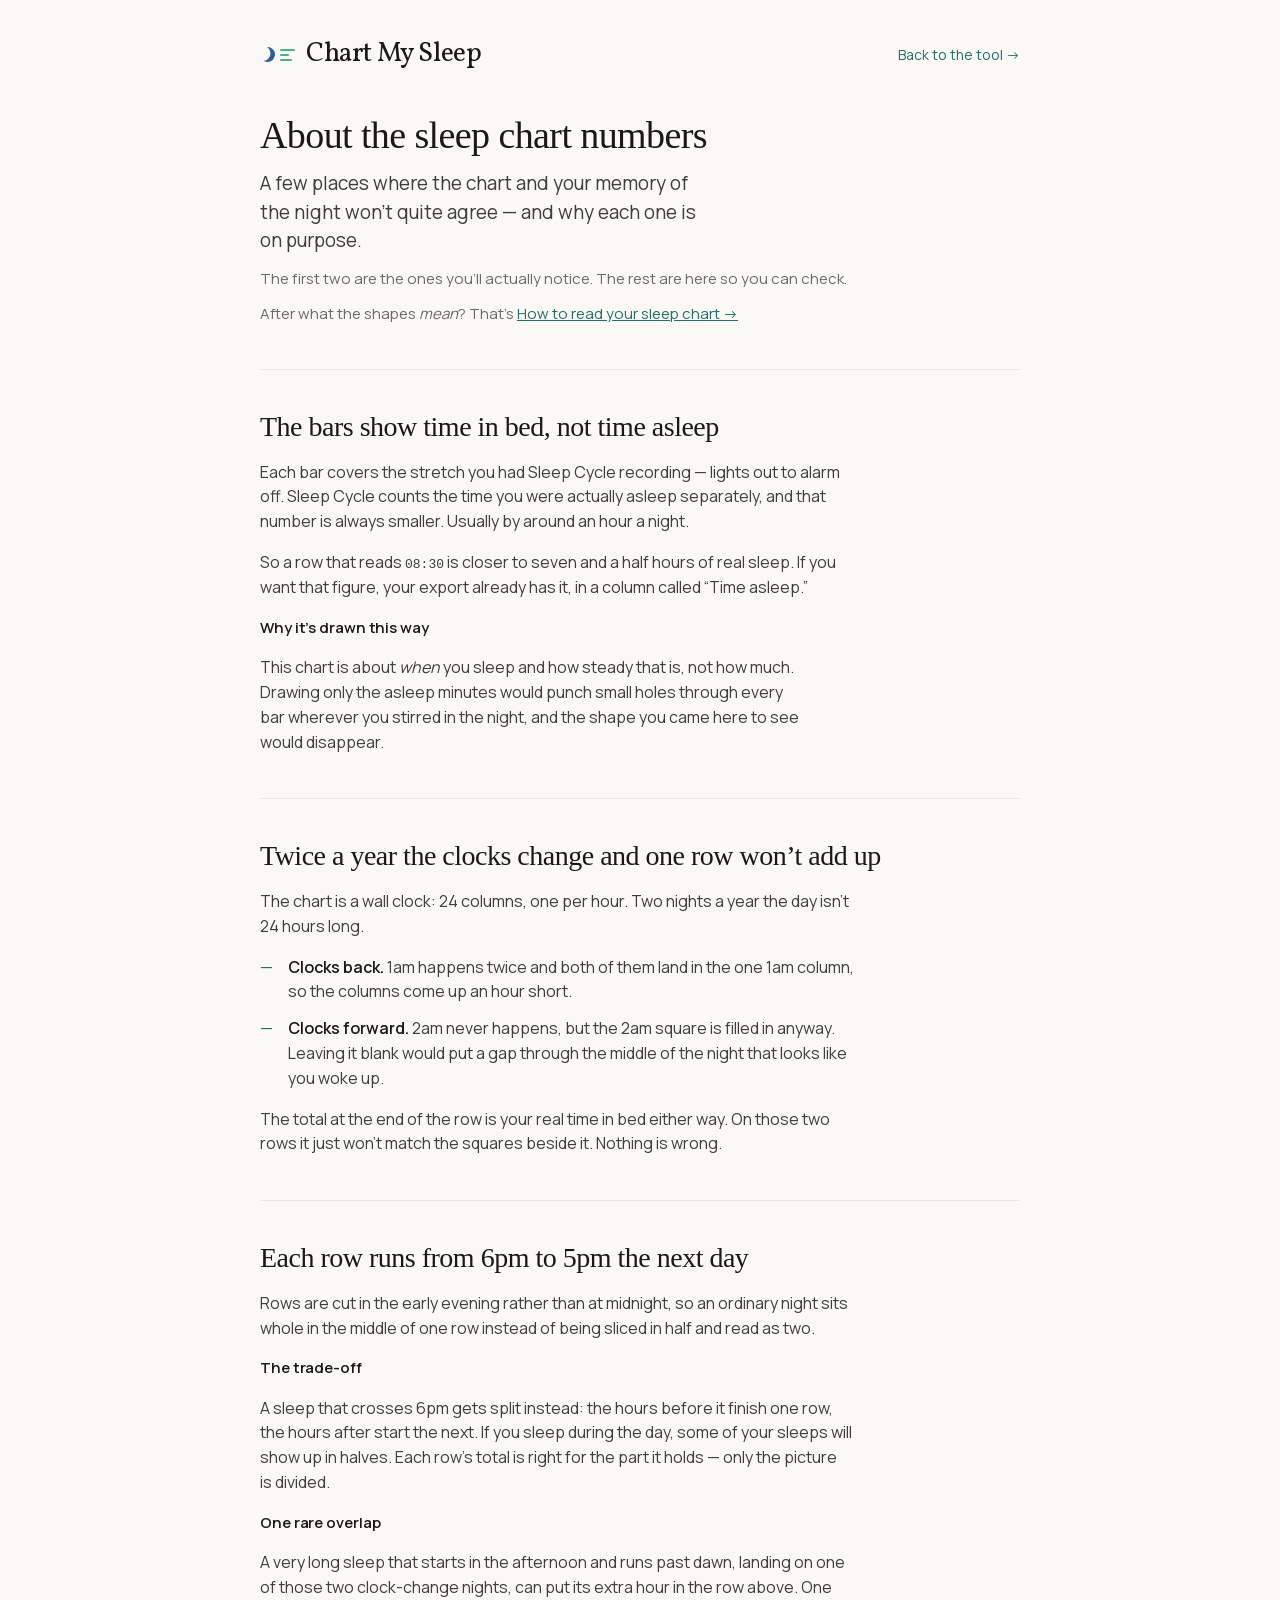
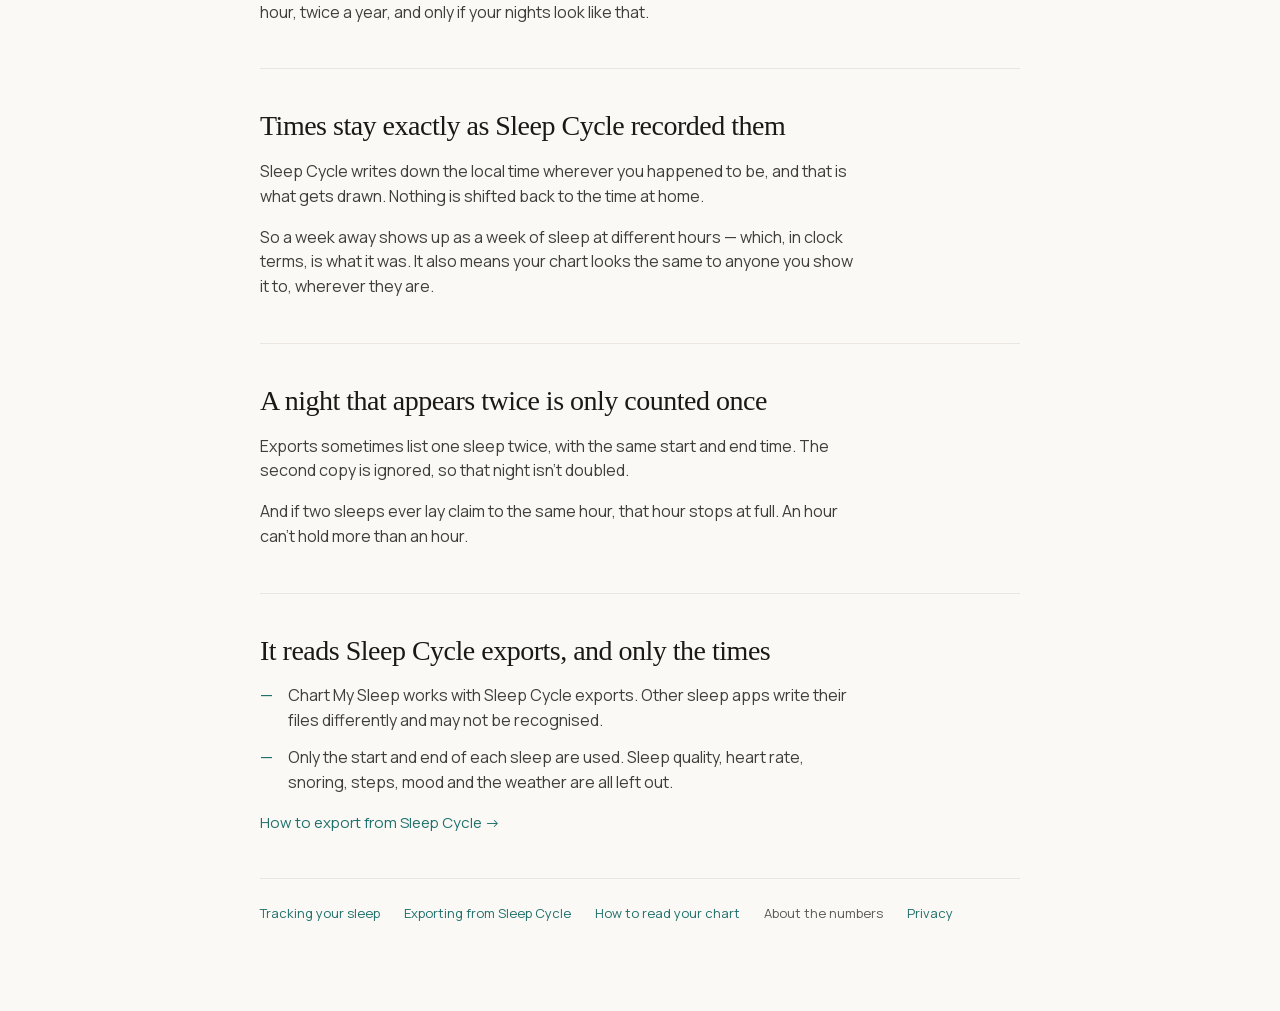
<file: docs/notes/index.html>
<!DOCTYPE html>
<html lang="en">
<head>
<meta charset="utf-8">
<meta name="viewport" content="width=device-width, initial-scale=1">

<title>About the numbers — Chart My Sleep</title>
<meta name="description" content="Where the chart and your memory of the night won't quite agree, and why each one is on purpose: time in bed, the clock changes, the 6pm row cut, duplicates and time zones.">

<meta property="og:type" content="website">
<meta property="og:title" content="About the numbers — Chart My Sleep">
<meta property="og:description" content="Where the chart and your memory of the night won't quite agree, and why each one is on purpose.">
<meta property="og:url" content="https://josh5a.github.io/sleep-data-processor/notes/">

<link rel="icon" href="../favicon.svg" type="image/svg+xml">

<link rel="preload" href="../assets/fonts/manrope-var.woff2" as="font" type="font/woff2" crossorigin>
<link rel="preload" href="../assets/fonts/vollkorn-400.woff2" as="font" type="font/woff2" crossorigin>

<link rel="stylesheet" href="../assets/css/fonts.css">
<link rel="stylesheet" href="../assets/css/tokens.css">
<link rel="stylesheet" href="../assets/css/style.css">
</head>
<body>

<!-- Copy and order: dev/design/Notes.dc.html, which is final; the caveat set
     itself is owned by dev/web-caveats.md. Severity is carried by ORDER — the
     first two sections are the two a reader actually hits — so nothing here is
     colour-coded and nothing is collapsed. -->

<div class="page">
  <a class="skip" href="#main">Skip to main content</a>

  <div class="shell shell--tool">

    <nav class="masthead" aria-label="Site">
      <a class="lockup" href="../">
        <span class="mark" aria-hidden="true">
          <span class="mark__moon"></span>
          <span class="mark__bars"><span></span><span></span><span></span></span>
        </span>
        <span class="wordmark">Chart My Sleep</span>
      </a>
      <a class="tap masthead__aside" href="../chart/">Back to the tool &rarr;</a>
    </nav>

    <main id="main" tabindex="-1">

      <header class="page-head">
        <h1>About the sleep chart numbers</h1>
        <p class="lede lede--prose">A few places where the chart and your memory of the night
        won&rsquo;t quite agree &mdash; and why each one is on purpose.</p>
        <p class="subtitle">The first two are the ones you&rsquo;ll actually notice. The rest are
        here so you can check.</p>
        <!-- The two pages are easy to confuse. This one is why the chart disagrees
             with your memory; the other is what the shapes in it mean. -->
        <p class="subtitle">After what the shapes <em>mean</em>? That&rsquo;s
        <a class="tap" href="../howtoread/">How to read your sleep chart &rarr;</a></p>
      </header>

      <section class="sec prose">
        <h2>The bars show time in bed, not time asleep</h2>
        <p>Each bar covers the stretch you had Sleep Cycle recording &mdash; lights out to alarm
        off. Sleep Cycle counts the time you were actually asleep separately, and that number is
        always smaller. Usually by around an hour a night.</p>
        <p>So a row that reads <span class="data-inline">08:30</span> is closer to seven and a half
        hours of real sleep. If you want that figure, your export already has it, in a column called
        &ldquo;Time asleep.&rdquo;</p>
        <p class="subhead">Why it&rsquo;s drawn this way</p>
        <p>This chart is about <em>when</em> you sleep and how steady that is, not how much. Drawing
        only the asleep minutes would punch small holes through every bar wherever you stirred in
        the night, and the shape you came here to see would disappear.</p>
      </section>

      <section class="sec prose">
        <h2>Twice a year the clocks change and one row won&rsquo;t add up</h2>
        <p>The chart is a wall clock: 24 columns, one per hour. Two nights a year the day
        isn&rsquo;t 24 hours long.</p>
        <ul class="dash-list">
          <li>
            <span class="dash-list__mark" aria-hidden="true">&mdash;</span>
            <span><strong>Clocks back.</strong> 1am happens twice and both of them land in the one
            1am column, so the columns come up an hour short.</span>
          </li>
          <li>
            <span class="dash-list__mark" aria-hidden="true">&mdash;</span>
            <span><strong>Clocks forward.</strong> 2am never happens, but the 2am square is filled
            in anyway. Leaving it blank would put a gap through the middle of the night that looks
            like you woke up.</span>
          </li>
        </ul>
        <p>The total at the end of the row is your real time in bed either way. On those two rows
        it just won&rsquo;t match the squares beside it. Nothing is wrong.</p>
      </section>

      <section class="sec prose">
        <h2>Each row runs from 6pm to 5pm the next day</h2>
        <p>Rows are cut in the early evening rather than at midnight, so an ordinary night sits
        whole in the middle of one row instead of being sliced in half and read as two.</p>
        <p class="subhead">The trade-off</p>
        <p>A sleep that crosses 6pm gets split instead: the hours before it finish one row, the
        hours after start the next. If you sleep during the day, some of your sleeps will show up in
        halves. Each row&rsquo;s total is right for the part it holds &mdash; only the picture is
        divided.</p>
        <p class="subhead">One rare overlap</p>
        <p>A very long sleep that starts in the afternoon and runs past dawn, landing on one of
        those two clock-change nights, can put its extra hour in the row above. One hour, twice a
        year, and only if your nights look like that.</p>
      </section>

      <section class="sec prose">
        <h2>Times stay exactly as Sleep Cycle recorded them</h2>
        <p>Sleep Cycle writes down the local time wherever you happened to be, and that is what gets
        drawn. Nothing is shifted back to the time at home.</p>
        <p>So a week away shows up as a week of sleep at different hours &mdash; which, in clock
        terms, is what it was. It also means your chart looks the same to anyone you show it to,
        wherever they are.</p>
      </section>

      <section class="sec prose">
        <h2>A night that appears twice is only counted once</h2>
        <p>Exports sometimes list one sleep twice, with the same start and end time. The second copy
        is ignored, so that night isn&rsquo;t doubled.</p>
        <p>And if two sleeps ever lay claim to the same hour, that hour stops at full. An hour
        can&rsquo;t hold more than an hour.</p>
      </section>

      <section class="sec prose">
        <h2>It reads Sleep Cycle exports, and only the times</h2>
        <ul class="dash-list">
          <li>
            <span class="dash-list__mark" aria-hidden="true">&mdash;</span>
            <span>Chart My Sleep works with Sleep Cycle exports. Other sleep apps write their files differently and may not be recognised.</span>
          </li>
          <li>
            <span class="dash-list__mark" aria-hidden="true">&mdash;</span>
            <span>Only the start and end of each sleep are used. Sleep quality, heart rate, snoring,
            steps, mood and the weather are all left out.</span>
          </li>
        </ul>
        <p class="more"><a class="tap" href="../export/">How to export from Sleep Cycle &rarr;</a></p>
      </section>

    </main>

    <footer>
      <a class="tap" href="../track/">Tracking your sleep</a>
      <a class="tap" href="../export/">Exporting from Sleep Cycle</a>
      <a class="tap" href="../howtoread/">How to read your chart</a>
      <span aria-current="page">About the numbers</span>
      <a class="tap" href="../privacy/">Privacy</a>
    </footer>

  </div>
</div>

</body>
</html>
</file>
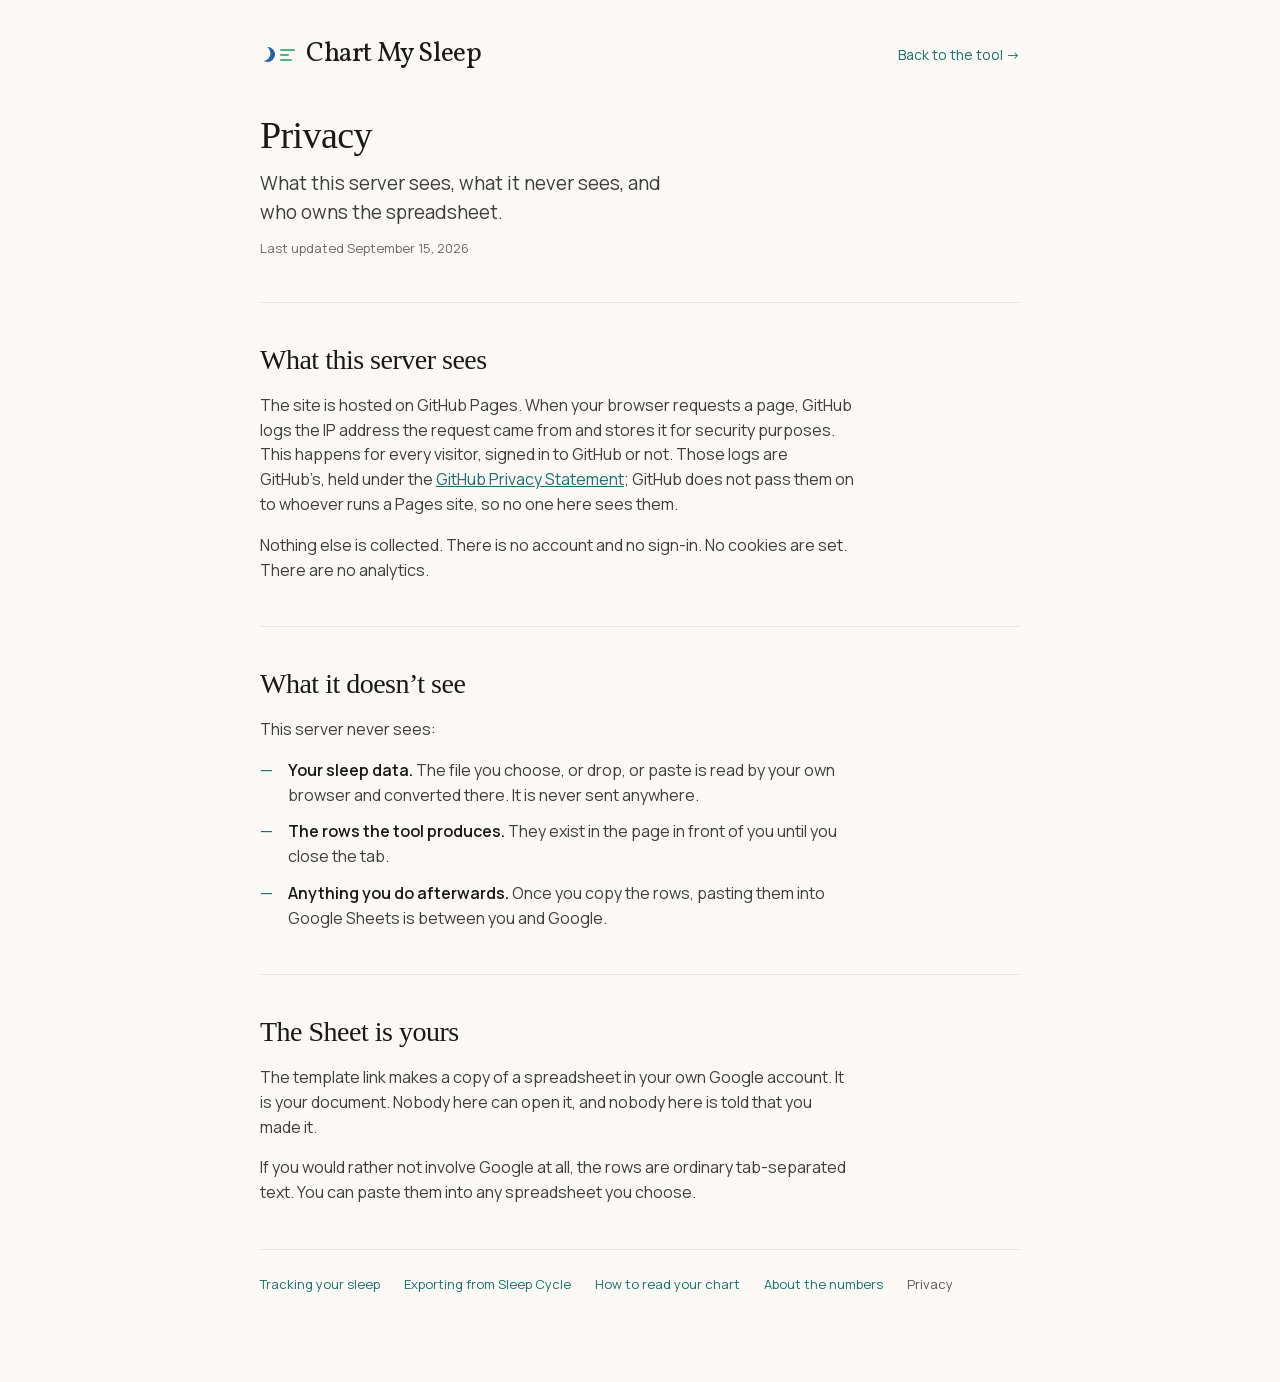
<file: docs/privacy/index.html>
<!DOCTYPE html>
<html lang="en">
<head>
<meta charset="utf-8">
<meta name="viewport" content="width=device-width, initial-scale=1">

<title>Privacy — Chart My Sleep</title>
<meta name="description" content="What this server sees, what it never sees, and why the Google Sheets copy is your own document. No accounts, no cookies, no analytics.">

<meta property="og:type" content="website">
<meta property="og:title" content="Privacy — Chart My Sleep">
<meta property="og:description" content="What this server sees, what it never sees, and why the Google Sheets copy is your own document.">
<meta property="og:url" content="https://josh5a.github.io/sleep-data-processor/privacy/">

<link rel="icon" href="../favicon.svg" type="image/svg+xml">

<link rel="preload" href="../assets/fonts/manrope-var.woff2" as="font" type="font/woff2" crossorigin>
<link rel="preload" href="../assets/fonts/vollkorn-400.woff2" as="font" type="font/woff2" crossorigin>

<link rel="stylesheet" href="../assets/css/fonts.css">
<link rel="stylesheet" href="../assets/css/tokens.css">
<link rel="stylesheet" href="../assets/css/style.css">
</head>
<body>

<!-- Copy: dev/privacy-policy.md, which is final and carries the standing
     condition — if analytics, an embed, a CDN or any other third-party request
     is ever added, this page gains a paragraph naming it, the "Loading a page
     contacts nothing else" sentence goes, and the list below is corrected.
     Layout: dev/design/Privacy.dc.html. The artboard's contact section is not
     built: the final copy has no email address in it. -->

<div class="page">
  <a class="skip" href="#main">Skip to main content</a>

  <div class="shell shell--tool">

    <nav class="masthead" aria-label="Site">
      <a class="lockup" href="../">
        <span class="mark" aria-hidden="true">
          <span class="mark__moon"></span>
          <span class="mark__bars"><span></span><span></span><span></span></span>
        </span>
        <span class="wordmark">Chart My Sleep</span>
      </a>
      <a class="tap masthead__aside" href="../chart/">Back to the tool &rarr;</a>
    </nav>

    <main id="main" tabindex="-1">

      <header class="page-head">
        <h1>Privacy</h1>
        <p class="lede lede--prose">What this server sees, what it never sees, and who owns the spreadsheet.</p>
        <p class="stamp">Last updated September 15, 2026</p>
      </header>

      <section class="sec prose">
        <h2>What this server sees</h2>
        <p>The site is hosted on GitHub Pages. When your browser requests a page, GitHub logs the
        IP address the request came from and stores it for security purposes. This happens for
        every visitor, signed in to GitHub or not. Those logs are GitHub&rsquo;s, held under the
        <a class="tap" href="https://docs.github.com/en/site-policy/privacy-policies/github-privacy-statement" rel="noreferrer">GitHub Privacy Statement</a>;
        GitHub does not pass them on to whoever runs a Pages site, so no one here sees them.</p>
        <p>Nothing else is collected. There is no account and no sign-in. No cookies are set.
        There are no analytics.</p>
      </section>

      <section class="sec prose">
        <h2>What it doesn&rsquo;t see</h2>
        <p>This server never sees:</p>
        <ul class="dash-list">
          <li>
            <span class="dash-list__mark" aria-hidden="true">&mdash;</span>
            <span><strong>Your sleep data.</strong> The file you choose, or drop, or paste is read
            by your own browser and converted there. It is never sent anywhere.</span>
          </li>
          <li>
            <span class="dash-list__mark" aria-hidden="true">&mdash;</span>
            <span><strong>The rows the tool produces.</strong> They exist in the page in front of
            you until you close the tab.</span>
          </li>
          <li>
            <span class="dash-list__mark" aria-hidden="true">&mdash;</span>
            <span><strong>Anything you do afterwards.</strong> Once you copy the rows, pasting them
            into Google Sheets is between you and Google.</span>
          </li>
        </ul>
      </section>

      <section class="sec prose">
        <h2>The Sheet is yours</h2>
        <p>The template link makes a copy of a spreadsheet in your own Google account. It is your
        document. Nobody here can open it, and nobody here is told that you made it.</p>
        <p>If you would rather not involve Google at all, the rows are ordinary tab-separated text.
        You can paste them into any spreadsheet you choose.</p>
      </section>

    </main>

    <footer>
      <a class="tap" href="../track/">Tracking your sleep</a>
      <a class="tap" href="../export/">Exporting from Sleep Cycle</a>
      <a class="tap" href="../howtoread/">How to read your chart</a>
      <a class="tap" href="../notes/">About the numbers</a>
      <span aria-current="page">Privacy</span>
    </footer>

  </div>
</div>

</body>
</html>
</file>
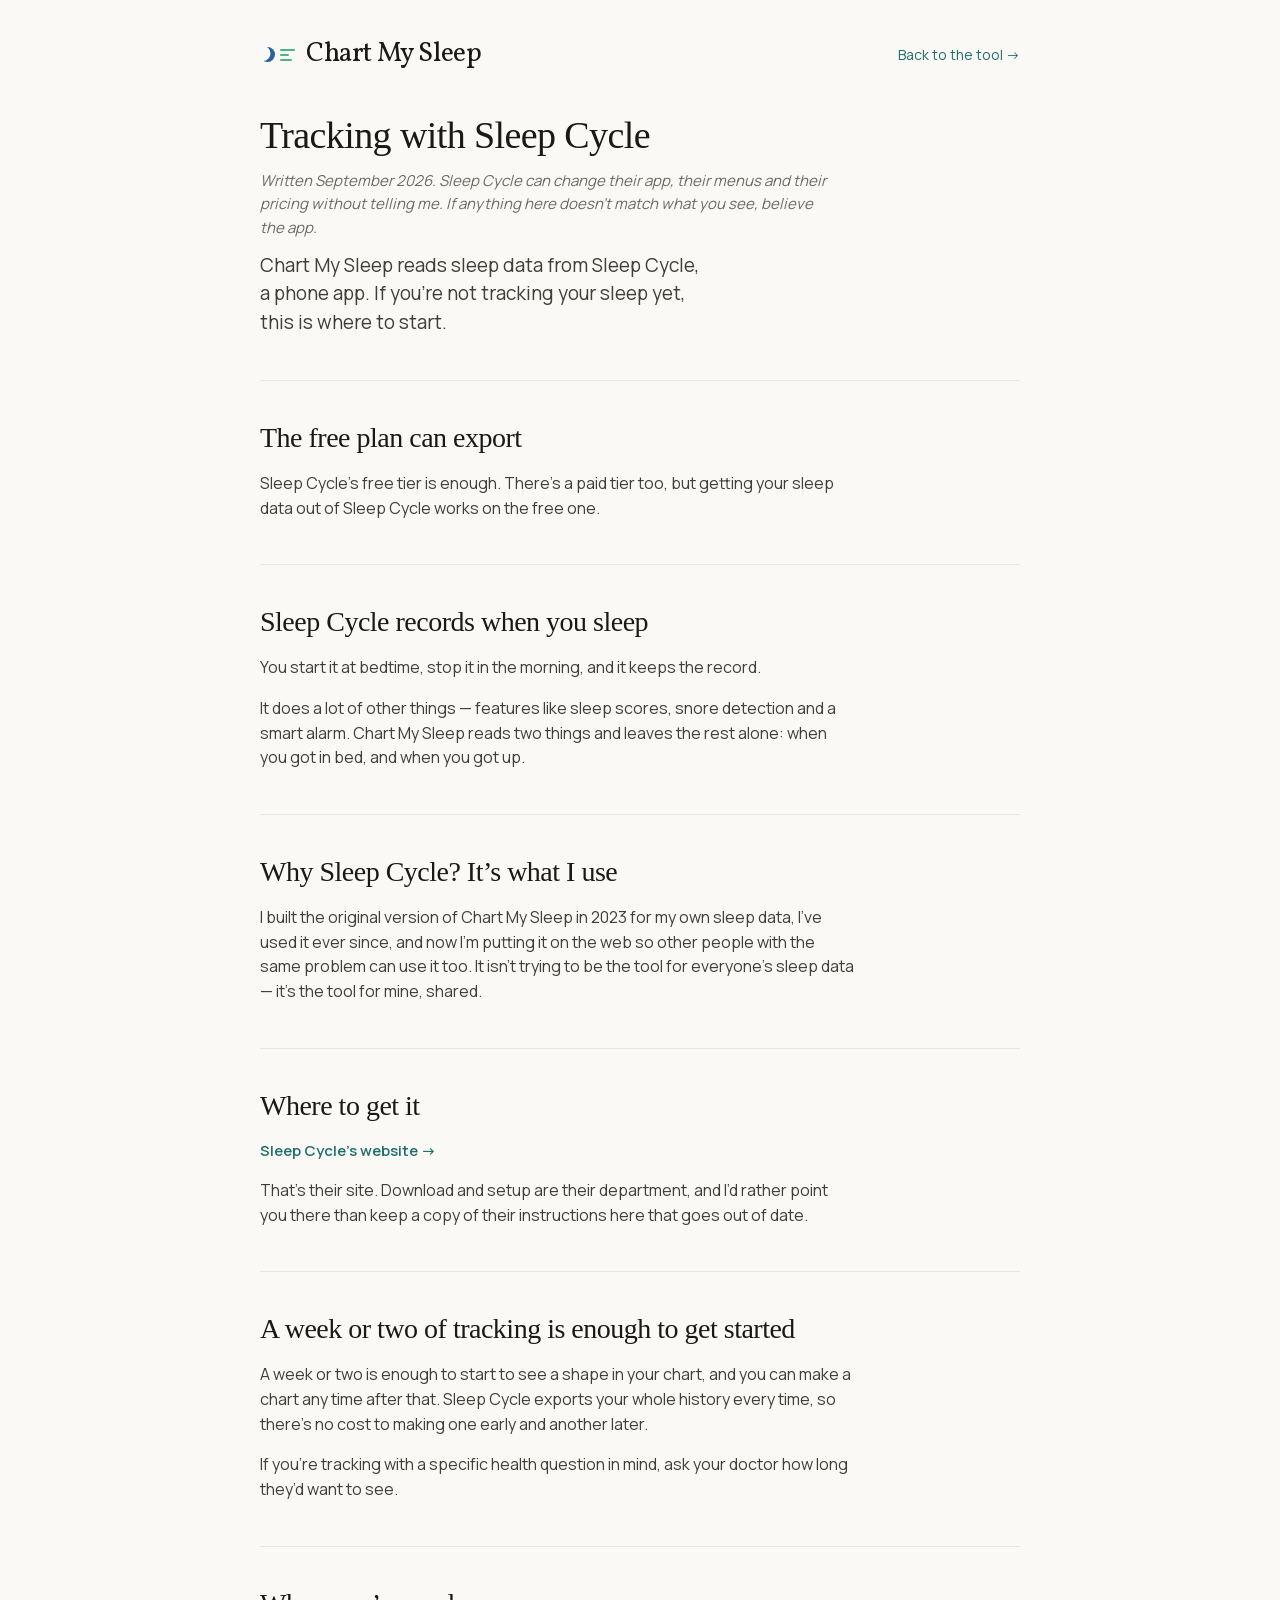
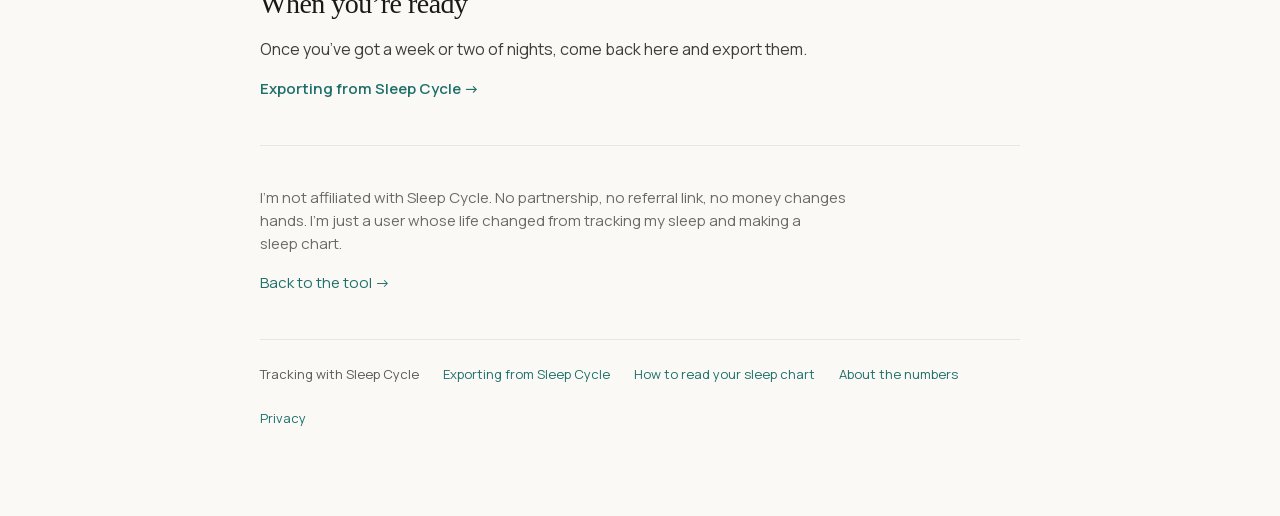
<file: docs/track/index.html>
<!DOCTYPE html>
<html lang="en">
<head>
<meta charset="utf-8">
<meta name="viewport" content="width=device-width, initial-scale=1">

<title>Tracking with Sleep Cycle — Chart My Sleep</title>
<meta name="description" content="Chart My Sleep reads sleep data from Sleep Cycle, a phone app. What the free plan covers, what the app records, where to get it, and how many nights to track before your first chart.">

<meta property="og:type" content="website">
<meta property="og:title" content="Tracking with Sleep Cycle — Chart My Sleep">
<meta property="og:description" content="Chart My Sleep reads sleep data from Sleep Cycle, a phone app. Where to get it, and how many nights to track before your first chart.">
<meta property="og:url" content="https://josh5a.github.io/sleep-data-processor/track/">

<link rel="icon" href="../favicon.svg" type="image/svg+xml">

<link rel="preload" href="../assets/fonts/manrope-var.woff2" as="font" type="font/woff2" crossorigin>
<link rel="preload" href="../assets/fonts/vollkorn-400.woff2" as="font" type="font/woff2" crossorigin>

<link rel="stylesheet" href="../assets/css/fonts.css">
<link rel="stylesheet" href="../assets/css/tokens.css">
<link rel="stylesheet" href="../assets/css/style.css">
</head>
<body>

<div class="page">
  <a class="skip" href="#main">Skip to main content</a>

  <div class="shell shell--tool">

    <nav class="masthead" aria-label="Site">
      <a class="lockup" href="../">
        <span class="mark" aria-hidden="true">
          <span class="mark__moon"></span>
          <span class="mark__bars"><span></span><span></span><span></span></span>
        </span>
        <span class="wordmark">Chart My Sleep</span>
      </a>
      <a class="tap masthead__aside" href="../chart/">Back to the tool &rarr;</a>
    </nav>

    <main id="main" tabindex="-1">

      <header class="page-head">
        <h1>Tracking with Sleep Cycle</h1>
        <p class="subtitle"><em>Written September 2026. Sleep Cycle can change their app, their
        menus and their pricing without telling me. If anything here doesn&rsquo;t match what you
        see, believe the app.</em></p>
        <p class="lede lede--prose">Chart My Sleep reads sleep data from Sleep Cycle, a phone app.
        If you&rsquo;re not tracking your sleep yet, this is where to start.</p>
      </header>

      <section class="sec prose">
        <h2>The free plan can export</h2>
        <p>Sleep Cycle&rsquo;s free tier is enough. There&rsquo;s a paid tier too, but getting your
        sleep data out of Sleep Cycle works on the free one.</p>
      </section>

      <section class="sec prose">
        <h2>Sleep Cycle records when you sleep</h2>
        <p>You start it at bedtime, stop it in the morning, and it keeps the record.</p>
        <p>It does a lot of other things &mdash; features like sleep scores, snore detection and a
        smart alarm. Chart My Sleep reads two things and leaves the rest alone: when you got in bed,
        and when you got up.</p>
      </section>

      <section class="sec prose">
        <h2>Why Sleep Cycle? It&rsquo;s what I use</h2>
        <p>I built the original version of Chart My Sleep in 2023 for my own sleep data, I&rsquo;ve
        used it ever since, and now I&rsquo;m putting it on the web so other people with the same
        problem can use it too. It isn&rsquo;t trying to be the tool for everyone&rsquo;s sleep data
        &mdash; it&rsquo;s the tool for mine, shared.</p>
      </section>

      <section class="sec prose">
        <h2>Where to get it</h2>
        <p class="more"><strong><a class="tap" href="https://www.sleepcycle.com/" rel="noreferrer">Sleep Cycle&rsquo;s website &rarr;</a></strong></p>
        <p>That&rsquo;s their site. Download and setup are their department, and I&rsquo;d rather
        point you there than keep a copy of their instructions here that goes out of date.</p>
      </section>

      <section class="sec prose">
        <h2>A week or two of tracking is enough to get started</h2>
        <p>A week or two is enough to start to see a shape in your chart, and you can make a chart
        any time after that. Sleep Cycle exports your whole history every time, so there&rsquo;s no
        cost to making one early and another later.</p>
        <p>If you&rsquo;re tracking with a specific health question in mind, ask your doctor how long
        they&rsquo;d want to see.</p>
      </section>

      <section class="sec prose">
        <h2>When you&rsquo;re ready</h2>
        <p>Once you&rsquo;ve got a week or two of nights, come back here and export them.</p>
        <p class="more"><strong><a class="tap" href="../export/">Exporting from Sleep Cycle &rarr;</a></strong></p>
      </section>

      <section class="sec prose">
        <p class="subtitle">I&rsquo;m not affiliated with Sleep Cycle. No partnership, no referral
        link, no money changes hands. I&rsquo;m just a user whose life changed from tracking my sleep
        and making a sleep chart.</p>
        <p class="more"><a class="tap" href="../chart/">Back to the tool &rarr;</a></p>
      </section>

    </main>

    <footer>
      <span aria-current="page">Tracking with Sleep Cycle</span>
      <a class="tap" href="../export/">Exporting from Sleep Cycle</a>
      <a class="tap" href="../howtoread/">How to read your sleep chart</a>
      <a class="tap" href="../notes/">About the numbers</a>
      <a class="tap" href="../privacy/">Privacy</a>
    </footer>

  </div>
</div>

</body>
</html>
</file>
<file: docs/assets/css/fonts.css>
/* Chart My Sleep — self-hosted webfaces.
 *
 * DESIGN.md §4 specifies Vollkorn for the logotype and Manrope for UI and body.
 * js-build-plan.md B5.2 forbids external dependencies, which rules out the
 * Google Fonts CDN the artboards link — so the two faces are subset and served
 * from this repo instead. Nothing here reaches the network at runtime.
 *
 * Built by dev/build-fonts.sh from the upstream variable fonts in google/fonts.
 * Both are SIL Open Font License 1.1; the licences ship beside the files in
 * docs/fonts/ because the OFL requires them to travel with the fonts.
 *
 * Subset to exactly what this site can render — ASCII, Latin-1, the curly quotes
 * and dashes the copy uses, and the arrows and middot the UI draws. That last
 * part is why these are built rather than taken from Google's prebuilt "latin"
 * slice: that slice has no U+2192, and → is on nearly every page here.
 *
 * URLs below are relative to THIS file (docs/), not to the page linking it, so
 * one stylesheet serves pages at any depth.
 */

/* One axis-limited variable file covers 400, 500 and 600 — smaller than three
   static instances, and the axis is clamped to the range the site uses. */
@font-face {
  font-family: 'Manrope';
  font-style: normal;
  font-weight: 400 600;
  font-display: swap;
  src: url('../fonts/manrope-var.woff2') format('woff2');
}

/* The logotype is one weight at two sizes. Pinned to a static 400. */
@font-face {
  font-family: 'Vollkorn';
  font-style: normal;
  font-weight: 400;
  font-display: swap;
  src: url('../fonts/vollkorn-400.woff2') format('woff2');
}

/* ---- Metric-matched fallbacks ------------------------------------------------
 * DESIGN.md §4 requires these: without them the wordmark visibly reflows the
 * moment Vollkorn replaces Georgia, and `font-display: swap` guarantees that
 * moment happens on a cold load.
 *
 * Each face below is the local font the stack would otherwise reach, bent to the
 * metrics of the webfont it stands in for. Values are computed from the real
 * files — `bash dev/build-fonts.sh` prints them — never estimated.
 *
 * size-adjust is matched on ADVANCE WIDTH, not on x-height. x-height matching is
 * the more common recipe and it loses here, measured in a browser over the site's
 * own copy, because every element is sized by its content and every line-height is
 * a fixed ratio: what a visitor sees when the real face arrives is horizontal
 * reflow, so that is what the fallback should null out.
 *
 *   wordmark, 27px          body copy, 27px
 *   width-matched   +0.1%   width-matched   +0.0%   <- shipped
 *   x-height        -3.6%   x-height        +1.6%
 *   plain Georgia   +1.3%   plain Arial     -2.4%
 *   plain serif     -5.2%
 *
 * (Measuring this needs `document.fonts.load()` first. Awaiting `document.fonts.ready`
 * alone measures the fallback and reports it as the webfont — the faces load on first
 * use, and a probe element that sets font-family and reads its width in the same frame
 * has not used them yet. An earlier run of this table was wrong for exactly that reason.)
 */

/* Vollkorn 400 standing in: Georgia */
@font-face {
  font-family: 'Vollkorn Fallback';
  src: local('Georgia'), local('Times New Roman'), local('Liberation Serif');
  size-adjust: 98.79%;
  ascent-override: 96.36%;
  descent-override: 44.64%;
  line-gap-override: 0%;
}

/* Manrope 400-600 standing in: Arial */
@font-face {
  font-family: 'Manrope Fallback';
  src: local('Arial'), local('Helvetica'), local('Liberation Sans');
  size-adjust: 102.55%;
  ascent-override: 103.95%;
  descent-override: 29.25%;
  line-gap-override: 0%;
}
</file>
<file: docs/assets/css/tokens.css>
/* Hallmark · genre: editorial · design-system: DESIGN.md · designed-as-app
 * Chart My Sleep — token layer. Single source of truth for both artboards.
 * Every colour, size, space and radius used on / and /chart is named here.
 * Pages reference tokens by name; no page may inline a raw value.
 * pre-emit critique: P5 H5 E4 S5 R5 V4
 */

:root {
  /* ---- Paper ------------------------------------------------------------
     DESIGN.md §3: two background tones per page, maximum. Canvas + surface.
     Warm and sand are small accents, never backgrounds. */
  --color-canvas:             #faf9f5;
  --color-surface:            #fffefb;
  --color-surface-warm:       #f6f2ea;
  --color-surface-sand:       #f2ece2;

  /* ---- Ink, descending emphasis ----------------------------------------
     --color-ink-muted is the contrast floor for text. Nothing lighter
     may carry copy. See --color-ink-faint below. */
  --color-ink:                #1a1917;
  --color-ink-body:           #3f3e39;
  --color-ink-sub:            #5c5a53;
  --color-ink-muted:          #6c6a64;

  /* Decorative only — 3.23:1 on canvas, fails WCAG AA at every text size
     on this page. No current use site. Do not reach for it for copy. */
  --color-ink-faint:          #8e8b82;

  /* ---- Rules and borders ---------------------------------------------- */
  --color-rule:               #ebe6df;
  --color-border:             #e8e2d8;
  --color-border-input:       #e4ded4;
  --color-border-strong:      #ddd5c8;
  --color-border-dashed:      #d8d0c2;
  --color-arrow:              #bdb8ad;

  /* ---- Action ----------------------------------------------------------
     DECIDED 2026-09-15 (DESIGN.md §3, dev/last-20-plan.md L14): the action
     teal and the brand blue/green do not share a root, and that is the point —
     interactive is its own channel. Kept over brand blue because AUDIT.md's
     eight measured contrast pairs assume #1f6f6b. Every use site reads
     var(--color-action), so the decision is still one edit to this block plus
     four derived tints if it is ever revisited. */
  --color-action:             #1f6f6b;
  --color-action-hover:       #17544f;
  --color-action-tint:        #f1f7f6;
  --color-action-tint-border: #b7d5d0;
  --color-action-tint-ink:    #3d6a67;
  --color-on-action:          #ffffff;

  /* ---- Brand — the mark and its eyebrow only.
     Never means "clickable". DESIGN.md §3. */
  --color-brand-moon:         #2b5f9e;
  --color-brand-bars:         #4eb282;

  /* ---- Status ---------------------------------------------------------- */
  --color-error-bg:           #fbf0ee;
  --color-error-border:       #eed9d4;
  --color-error-ink:          #99392f;
  --color-error-ink-2:        #8a5850;
  --color-success-tint:       #e7f0ee;

  /* ---- Disabled — one recipe, DESIGN.md §6 ----------------------------- */
  --color-disabled-bg:        #f5f0e8;
  --color-disabled-ink:       #a09d96;
  --color-disabled-border:    #eae3d8;

  /* ---- Selection and focus --------------------------------------------- */
  --color-selection:          #cfe4e1;

  /* Data-box focus. Two layers: a canvas-coloured gap, then a solid 2px ring in
     the action colour — visually the same treatment as the `outline: 2px` +
     `outline-offset: 2px` that every link and button gets, but drawn with a
     box-shadow so it follows the 12px radius and costs no layout shift.
     The previous 12%-alpha ring measured under 1.3:1 against canvas, which left
     a 1px border colour change carrying the whole indicator on the two controls
     the tool page exists for. DESIGN.md §6. */
  --focus-ring:               0 0 0 2px var(--color-canvas), 0 0 0 4px var(--color-action);

  /* ---- Type roles ------------------------------------------------------
     One stack per role. A role never varies its fallbacks between pages —
     that is what put two unrelated serifs on one page before. */
  --font-logotype: "Vollkorn", "Vollkorn Fallback", Georgia, serif;
  --font-display:  Georgia, "Iowan Old Style", "Times New Roman", serif;
  --font-ui:       "Manrope", "Manrope Fallback", -apple-system, BlinkMacSystemFont, "Segoe UI", system-ui, sans-serif;

  /* The two "… Fallback" entries are not extra typefaces: each is the local font
     the stack would reach anyway, bent to the webfont's metrics in fonts.css, so
     nothing reflows when the real face swaps in. DESIGN.md §4. --font-display is
     Georgia by choice rather than by fallback, so it needs no such entry. */
  --font-data:     ui-monospace, SFMono-Regular, Menlo, Consolas, monospace;

  /* ---- Type scale ------------------------------------------------------
     The wordmark is the largest type on every page — larger than the h1
     beneath it. DESIGN.md §4. --text-logotype clamps so that rule still
     holds at 320px, where a fixed 46px overflows the column. */
  --text-logotype:    clamp(30px, 9vw, 46px);
  --text-logotype-sm: clamp(22px, 6.5vw, 27px);
  --text-h1:          38px;
  --text-h1-sm:       32px;
  --text-h2:          28px;
  --text-h3:          22px;
  --text-h2-ui:       17px;
  --text-lede:        19px;
  --text-body:        16px;
  --text-ui:          15px;
  /* --text-sm is the floor for a sentence. --text-xs and below are for labels,
     counts and captions only. The ink ladder lost its floor the same way before
     --color-ink-faint was retired: a tier scoped to "meta only" drifts onto
     copy unless the rule names what the tier is NOT for. */
  --text-sm:          14px;
  --text-xs:          13px;
  --text-2xs:         12px;
  --text-eyebrow:     11px;
  --text-data-in:     13px;
  --text-data-out:    12.5px;

  /* ---- Tracking -------------------------------------------------------- */
  --track-logotype:  -0.8px;
  --track-h1:        -0.6px;
  --track-h2:        -0.5px;
  --track-tight:     -0.4px;
  --track-ui:        -0.1px;
  --track-eyebrow:    1.1px;

  /* ---- Leading --------------------------------------------------------- */
  --leading-body:    1.55;
  --leading-display: 1.18;
  --leading-tight:   1.1;
  --leading-data:    1.6;
  --leading-data-out:1.7;

  /* ---- Space — 4pt scale ----------------------------------------------
     Mark geometry (the 7/5/3.5px lockup proportions) is NOT on this scale
     and is exempt by design: those are figure proportions of the logo, and
     snapping them would distort the mark. They live in DESIGN.md §7 and
     move to the SVG at port time. */
  --space-3xs:  4px;
  --space-2xs:  8px;
  --space-xs:  12px;
  --space-sm:  16px;
  --space-ms:  20px;
  --space-md:  24px;
  --space-lg:  40px;
  --space-xl:  44px;
  --space-2xl: 60px;
  --space-3xl: 88px;
  --space-gutter: 24px;

  /* ---- Measure --------------------------------------------------------- */
  --measure-lede:  40ch;
  --measure-mid:   62ch;
  --measure-wide:  66ch;
  --measure-prose: 72ch;
  --column-home:  820px;
  --column-tool:  760px;

  /* ---- Radii ----------------------------------------------------------- */
  --radius-pill:   999px;
  --radius-card:    12px;
  --radius-button:   8px;
  --radius-image:    6px;
  --radius-bar:      2px;

  /* ---- Breakpoint ------------------------------------------------------
     One breakpoint. Below it the two multi-column grids on / collapse to a
     single column and the step arrows drop. DESIGN.md §5. */
  --bp-stack: 700px;
}

/* ---- Breakpoint overrides ----------------------------------------------
   iOS Safari zooms the page when a focused form control renders below 16px,
   and does not zoom back out — so a user pasting their export on a phone
   ends up scaled and scrolled sideways. The data tokens are the only ones
   that land inside a form control, so they are the only ones raised.
   Kept in step with --bp-stack above; custom properties can't be read inside
   a media query, so the value is repeated by hand. */
@media (max-width: 700px) {
  :root {
    --text-data-in:  16px;
    --text-data-out: 16px;
  }
}
</file>
<file: docs/assets/css/style.css>
/* Chart My Sleep — site stylesheet.
 *
 * Ported from the design artboards in dev/design/. Those keep every value in a
 * style attribute so the canvas editor can reach it; a built page has no such
 * constraint, so the same values live here as classes. tokens.css stays the
 * single source of truth: no raw colour, size, space or radius may appear
 * below, only var(--token). DESIGN.md is authoritative for all of it.
 */

/* ---- Page frame ---------------------------------------------------------- */

html, body { overflow-x: clip; }

/* The UA's [hidden] rule is display:none at the same specificity as a class, and
   author styles win — so every `display:` below would quietly un-hide an element
   the script hid. Stated once, here, rather than remembered at each use site. */
[hidden] { display: none !important; }

/* Every <img> on the site carries width and height attributes, so the browser
   reserves the right box before the file arrives and nothing reflows on load.
   Those attributes are presentational hints, not just metadata: a rule that
   sets only `width` leaves the height hint standing, and the image draws at the
   CSS width by the attribute's pixel HEIGHT — squashed, at whatever ratio the
   two numbers happen to make. `height: auto` is what turns the pair back into
   an aspect ratio, and it has to be stated once here rather than remembered at
   each use site, because the failure is silent: the image is there, it is the
   right image, and only its proportions are wrong. */
img { max-width: 100%; height: auto; }

body {
  margin: 0;
  background: var(--color-canvas);
  color: var(--color-ink-body);
  font-family: var(--font-ui);
  font-size: var(--text-body);
  line-height: var(--leading-body);
  -webkit-font-smoothing: antialiased;
  text-wrap: pretty;
}

.page {
  min-height: 100vh;
  box-sizing: border-box;
  padding: var(--space-lg) var(--space-gutter) var(--space-3xl);
  display: flex;
  justify-content: center;
}

.shell {
  width: 100%;
  display: flex;
  flex-direction: column;
}

.shell--tool { max-width: var(--column-tool); gap: var(--space-xl); }
.shell--home { max-width: var(--column-home); gap: var(--space-2xl); }

main { display: flex; flex-direction: column; }
.shell--tool main { gap: var(--space-xl); }
.shell--home main { gap: var(--space-2xl); }
main:focus { outline: none; }

/* break-word, not anywhere: `anywhere` permits a break mid-word even when the
   line could break at a space. No `hyphens: auto` — it hyphenates headings. */
h1, h2, h3 { overflow-wrap: break-word; min-width: 0; }

/* ---- Links, focus, selection --------------------------------------------- */

a { color: var(--color-action); }
a:hover { color: var(--color-action-hover); }
textarea { font-family: inherit; }
::selection { background: var(--color-selection); }

/* Never animated: the ring has to appear the instant focus lands. No radius
   here — an outline already follows the element's own. */
a:focus-visible,
button:focus-visible,
summary:focus-visible,
input:focus-visible {
  outline: 2px solid var(--color-action);
  outline-offset: 2px;
}
summary::marker { color: var(--color-ink-muted); }

/* Hit-area extension for inline links, per the 44x44 floor. */
.tap { position: relative; }
.tap::before { content: ""; position: absolute; inset-block: -12px; inset-inline: -8px; }

.skip { position: absolute; left: -9999px; top: 0; }
.skip:focus {
  left: var(--space-md);
  top: var(--space-md);
  z-index: 10;
  padding: var(--space-2xs) var(--space-xs);
  background: var(--color-action);
  color: var(--color-on-action);
  border-radius: var(--radius-button);
  font-size: var(--text-sm);
  font-weight: 500;
  text-decoration: none;
}

.sr-only {
  position: absolute;
  width: 1px;
  height: 1px;
  overflow: hidden;
  clip-path: inset(50%);
  white-space: nowrap;
}

/* ---- The mark ------------------------------------------------------------
   Lockup geometry is exempt from the 4pt scale (DESIGN.md §5): these are
   proportions of the logo, not layout spacing. */

.masthead {
  display: flex;
  align-items: center;
  justify-content: space-between;
  gap: var(--space-sm);
  flex-wrap: wrap;
}

.lockup {
  display: flex;
  align-items: center;
  gap: 11px;
  text-decoration: none;
  color: var(--color-ink);
  min-width: 0;
}
.mark { display: flex; align-items: center; gap: 5px; flex: none; }
.mark__moon {
  display: block;
  width: 15px;
  height: 15px;
  border-radius: 50%;
  box-shadow: inset -4.5px -1.1px 0 0 var(--color-brand-moon);
}
.mark__bars { display: flex; flex-direction: column; gap: 2.5px; }
.mark__bars span {
  display: block;
  height: 2.5px;
  border-radius: var(--radius-bar);
  background: var(--color-brand-bars);
}
.mark__bars span:nth-child(1) { width: 15px; }
.mark__bars span:nth-child(2) { width: 9px; }
.mark__bars span:nth-child(3) { width: 12px; }

.wordmark {
  font-family: var(--font-logotype);
  font-size: var(--text-logotype-sm);
  line-height: var(--leading-tight);
  letter-spacing: var(--track-tight);
  min-width: 0;
}

.masthead__aside { font-size: var(--text-sm); text-decoration: none; white-space: nowrap; }

/* ---- Headings ------------------------------------------------------------ */

.page-head { display: flex; flex-direction: column; gap: var(--space-xs); }

h1 {
  margin: 0;
  font-family: var(--font-display);
  font-weight: 400;
  font-size: var(--text-h1);
  line-height: 1.14;
  letter-spacing: var(--track-h1);
  color: var(--color-ink);
}

.lede {
  margin: 0;
  max-width: var(--measure-mid);
  font-size: var(--text-h2-ui);
  color: var(--color-ink-sub);
}

.section-title {
  margin: 0;
  font-size: var(--text-h2-ui);
  font-weight: 600;
  color: var(--color-ink);
  letter-spacing: var(--track-ui);
}

/* ---- Position strip ------------------------------------------------------
   An ordered list inside a labelled nav, so "3 of 4" is structural rather than
   a styling coincidence — the arrows are ::after on the items, never spans an
   assistive technology has to be told to ignore. DESIGN.md §5. */

.steps ol {
  display: flex;
  align-items: center;
  gap: var(--space-2xs);
  flex-wrap: wrap;
  list-style: none;
  margin: 0;
  padding: 0;
  font-size: var(--text-xs);
}
.steps li { display: flex; align-items: center; gap: var(--space-2xs); }
.steps li:not(:last-child)::after { content: "\2192"; color: var(--color-arrow); }

.pill {
  position: relative;
  padding: 7px var(--space-xs);
  border-radius: var(--radius-pill);
  background: var(--color-surface-sand);
  color: var(--color-ink-muted);
  text-decoration: none;
  white-space: nowrap;
}
/* Vertical only: the 8px gap between pills is already the minimum spacing
   between adjacent targets, so there is nothing to spend sideways. */
.pill::before { content: ""; position: absolute; inset-block: -5px; inset-inline: 0; }
.pill[aria-current="step"] {
  background: var(--color-action);
  color: var(--color-on-action);
  font-weight: 500;
}
/* Hover is the only signal separating a pill that navigates from one that
   doesn't, so it belongs on the anchor selector, not on every pill.
   #eae3d8 is also --color-disabled-border: one value, two roles (DESIGN.md §6). */
a.pill:hover { background: var(--color-disabled-border); color: var(--color-ink); }
a.pill:active { transform: translateY(1px); }

/* ---- Data boxes ---------------------------------------------------------- */

.io { display: flex; flex-direction: column; gap: var(--space-sm); }
.io--out { gap: var(--space-xs); }

.io__head {
  display: flex;
  align-items: baseline;
  justify-content: space-between;
  gap: var(--space-sm);
  flex-wrap: wrap;
}

.databox {
  width: 100%;
  box-sizing: border-box;
  resize: vertical;
  padding: var(--space-sm) var(--space-ms);
  background: var(--color-surface);
  border: 1px solid var(--color-border-input);
  border-radius: var(--radius-card);
  color: var(--color-ink);
  font-family: var(--font-data);
  outline: none;
}
.databox:focus {
  border-color: var(--color-action);
  box-shadow: var(--focus-ring);
}

#input {
  min-height: 168px;
  font-size: var(--text-data-in);
  line-height: var(--leading-data);
}
/* The input textarea *is* the drop zone; no separate dashed box. DESIGN.md §6. */
#input.is-dragging {
  background: var(--color-action-tint);
  border-style: dashed;
  border-color: var(--color-action);
}

#output {
  height: 210px;
  font-size: var(--text-data-out);
  line-height: var(--leading-data-out);
  white-space: pre;
  overflow: auto;
}

.row {
  display: flex;
  align-items: center;
  gap: var(--space-xs);
  flex-wrap: wrap;
}
.row--wide { gap: var(--space-sm); }

.meta { font-size: var(--text-sm); color: var(--color-ink-muted); }
.status { min-height: 1lh; font-size: var(--text-xs); color: var(--color-ink-muted); }

.hint {
  margin: 0;
  display: flex;
  gap: var(--space-2xs);
  align-items: baseline;
  font-size: var(--text-sm);
  color: var(--color-ink-muted);
}
.hint__dot { color: var(--color-action); }

/* ---- Buttons — one disabled recipe for every button on the site (§6) ------ */

.btn {
  height: 44px;              /* 44, not 42: the touch-target floor. */
  padding: 0 22px;
  border: 1px solid var(--color-action);
  border-radius: var(--radius-button);
  background: var(--color-action);
  color: var(--color-on-action);
  font-family: inherit;
  font-size: var(--text-sm);
  font-weight: 500;
  cursor: pointer;
}
.btn:hover { background: var(--color-action-hover); border-color: var(--color-action-hover); }
.btn:active { transform: translateY(1px); }

.btn--secondary {
  height: 44px;
  padding: 0 var(--space-sm);
  background: var(--color-surface);
  color: var(--color-ink);
  border: 1px solid var(--color-border-strong);
}
.btn--secondary:hover { background: var(--color-surface); border-color: var(--color-action); }

.btn[disabled],
.btn--secondary[disabled] {
  background: var(--color-disabled-bg);
  color: var(--color-disabled-ink);
  border: 1px solid var(--color-disabled-border);
  cursor: not-allowed;
  transform: none;
}

/* Both selectors, and both at least as specific as .btn:hover — the pointer is
   still over the button at the moment this class lands, so a bare .btn--copied
   loses background and border-color to .btn:hover (0,2,0 beats 0,1,0) while
   winning `color`. That leaves #17544f on #17544f: a solid teal button with an
   invisible label. */
.btn--copied,
.btn--copied:hover {
  background: var(--color-success-tint);
  color: var(--color-action-hover);
  border-color: var(--color-action-tint-border);
}

/* ---- Error block --------------------------------------------------------- */

.error {
  padding: var(--space-sm) var(--space-ms);
  background: var(--color-error-bg);
  border: 1px solid var(--color-error-border);
  border-radius: var(--radius-card);
  display: flex;
  flex-direction: column;
  gap: var(--space-3xs);
}
.error__msg { font-size: var(--text-sm); font-weight: 600; color: var(--color-error-ink); }
.error__fix { font-size: var(--text-sm); color: var(--color-error-ink-2); }
.error__link {
  font-size: var(--text-sm);
  color: var(--color-error-ink-2);
  text-decoration: none;
  align-self: flex-start;
}

/* ---- Notes / caveats ----------------------------------------------------- */

.notes {
  display: flex;
  flex-direction: column;
  padding: var(--space-xs) var(--space-ms);
  background: var(--color-surface-warm);
  border-radius: var(--radius-card);
}
.notes > .section-title { padding-bottom: var(--space-2xs); }
.notes > details + details,
.notes > a { border-top: 1px solid var(--color-border); }
.notes summary {
  cursor: pointer;
  padding: var(--space-xs) 0;
  font-size: var(--text-sm);
  font-weight: 600;
  color: var(--color-ink);
}
.notes details p {
  margin: 0 0 var(--space-xs);
  max-width: var(--measure-prose);
  font-size: var(--text-sm);
  color: var(--color-ink-sub);
}
.notes > a { padding: var(--space-xs) 0; font-size: var(--text-sm); text-decoration: none; }

/* ---- Template handoff ---------------------------------------------------- */

.handoff {
  display: flex;
  flex-direction: column;
  gap: var(--space-2xs);
  border-top: 1px solid var(--color-rule);
  padding-top: var(--space-md);
  /* Step 4 in the position strip jumps here; without this the rule lands
     flush against the viewport edge and the section reads as cut off. */
  scroll-margin-top: var(--space-md);
}
.handoff__list {
  margin: 0;
  padding-left: var(--space-ms);
  display: flex;
  flex-direction: column;
  gap: var(--space-3xs);
  max-width: var(--measure-prose);
  font-size: var(--text-sm);
  color: var(--color-ink-sub);
}
.handoff__cta { font-size: var(--text-ui); font-weight: 500; text-decoration: none; }

/* ---- Footer -------------------------------------------------------------- */

footer {
  border-top: 1px solid var(--color-rule);
  padding-top: var(--space-md);
  display: flex;
  gap: var(--space-md);
  flex-wrap: wrap;
  font-size: var(--text-xs);
  color: var(--color-ink-muted);
}
footer a { text-decoration: none; white-space: nowrap; }

/* The current page in the footer is a span, not a link: it would point at
   itself. It still needs the colour, since it sits next to the other four. */
footer [aria-current="page"] { white-space: nowrap; color: var(--color-ink-sub); }

/* ---- Prose pages ---------------------------------------------------------
   /notes, /privacy, /export and /howtoread are one column of prose (DESIGN.md
   §9): Georgia h1 and h2, Manrope body at the wide measure, no cards. Severity
   and sequence are carried by ORDER, never by colour. Ported from
   Notes.dc.html and Privacy.dc.html, which state the same values inline. */

/* The prose lede is the editorial one — larger, darker, at the lede measure.
   /chart's .lede is a UI subtitle and deliberately differs. */
.lede--prose {
  max-width: var(--measure-lede);
  font-size: var(--text-lede);
  line-height: 1.5;
  color: var(--color-ink-body);
}

.stamp { margin: 0; font-size: var(--text-xs); color: var(--color-ink-muted); }

/* Section rhythm: every section after the header opens with the rule. */
.sec { border-top: 1px solid var(--color-rule); padding-top: var(--space-lg); }

.prose { display: flex; flex-direction: column; gap: var(--space-sm); }
.prose p { margin: 0; max-width: var(--measure-wide); }

.prose h2,
h2.display {
  margin: 0;
  font-family: var(--font-display);
  font-weight: 400;
  font-size: var(--text-h2);
  line-height: 1.2;
  letter-spacing: var(--track-h2);
  color: var(--color-ink);
}

/* Manrope labels a block; Georgia does the talking. Used for the "why it's
   drawn this way" subheads inside a caveat. */
.subhead {
  margin: 0;
  font-size: var(--text-ui);
  font-weight: 600;
  letter-spacing: var(--track-ui);
  color: var(--color-ink);
}

/* Em-dash markers in the action hue — the only ornament on a prose page. */
.dash-list {
  margin: 0;
  padding: 0;
  list-style: none;
  display: grid;
  gap: var(--space-xs);
  max-width: var(--measure-wide);
}
.dash-list > li {
  display: grid;
  grid-template-columns: var(--space-sm) minmax(0, 1fr);
  gap: var(--space-xs);
  align-items: baseline;
}
.dash-list__mark { color: var(--color-action); }

/* Note block (DESIGN.md §6): the one place a prose page changes tone. */
.note {
  background: var(--color-surface-warm);
  border-radius: var(--radius-card);
  padding: var(--space-xs) var(--space-ms);
  max-width: var(--measure-wide);
  font-size: var(--text-sm);
  color: var(--color-ink-sub);
}

/* A second line under the lede, setting the reading order of the sections
   below. Smaller and quieter than the lede so the header still has one voice. */
.subtitle { margin: 0; max-width: var(--measure-wide); font-size: var(--text-ui); color: var(--color-ink-muted); }

/* A value quoted out of the tool's own output, inside prose. */
.data-inline { font-family: var(--font-data); font-size: var(--text-data-in); }

.dash-list strong { font-weight: 600; color: var(--color-ink); }

/* A link that closes a prose section, at UI size rather than body size. */
.prose .more { font-size: var(--text-ui); }
.prose .more a { text-decoration: none; }

/* ---- Homepage ------------------------------------------------------------
   Ported from Homepage.dc.html. The home column is wider than the tool column
   (--column-home) and the masthead is the large lockup rather than a link:
   this is the page it would point at. */

.masthead--home { display: flex; align-items: center; gap: var(--space-sm); color: var(--color-ink); }
.mark--lg { gap: 7px; }
.mark--lg .mark__moon { width: 25px; height: 25px; box-shadow: inset -7.5px -1.9px 0 0 var(--color-brand-moon); }
.mark--lg .mark__bars { gap: 4px; }
.mark--lg .mark__bars span { height: 3.5px; }
.mark--lg .mark__bars span:nth-child(1) { width: 25px; }
.mark--lg .mark__bars span:nth-child(2) { width: 15px; }
.mark--lg .mark__bars span:nth-child(3) { width: 20px; }
/* The wordmark clamps (tokens.css) so it cannot overflow at 320px — AUDIT C2. */
.wordmark--lg { font-size: var(--text-logotype); letter-spacing: var(--track-logotype); color: var(--color-ink); }

.hero { display: flex; flex-direction: column; gap: var(--space-md); }
.hero__block { display: flex; flex-direction: column; gap: var(--space-sm); }
/* The home h1 is the smaller display size: it sits under a 46px wordmark and
   must not outrank it. DESIGN.md §4. */
.hero h1 { font-size: var(--text-h1-sm); line-height: var(--leading-display); }
.hero__meta { margin: 0; font-size: var(--text-ui); color: var(--color-ink-muted); }

/* Two columns: the argument, and the thing it is an argument about. */
.why {
  display: grid;
  grid-template-columns: minmax(0, 1fr) minmax(0, 1fr);
  gap: var(--space-lg);
  align-items: start;
}
.why__col { display: flex; flex-direction: column; gap: var(--space-ms); min-width: 0; }
.why__label { margin: 0; font-size: var(--text-ui); color: var(--color-ink-muted); }
.why__list { margin: 0; padding: 0; list-style: none; display: grid; gap: var(--space-sm); }
.why__list > li {
  display: grid;
  grid-template-columns: var(--space-md) minmax(0, 1fr);
  gap: var(--space-xs);
  align-items: baseline;
  color: var(--color-ink-body);
}
.why__n { font-family: var(--font-display); color: var(--color-action); }
.pull {
  margin: 0;
  font-family: var(--font-display);
  font-size: var(--text-lede);
  font-style: italic;
  line-height: 1.4;
  color: var(--color-ink);
}

.figure { margin: 0; display: flex; flex-direction: column; gap: var(--space-2xs); min-width: 0; }
.figure__frame {
  border: 1px solid var(--color-border);
  border-radius: var(--radius-card);
  background: var(--color-surface);
  padding: var(--space-2xs);
}
/* The asset's own aspect ratio, not a chosen one: at 16/10 the frame cropped a
   fifth off a screenshot that is already a deliberate 21-night excerpt. */
.figure__frame img { display: block; width: 100%; border-radius: var(--radius-image); }
.figure figcaption { font-size: var(--text-sm); color: var(--color-ink-muted); }

/* The four steps. The sequence is the ordered list and the numeral is how a
   sighted reader sees it; the arrow is ornament and is drawn in the gap, so it
   can disappear on a phone without taking the order with it (AUDIT C1). */
.flow {
  display: grid;
  grid-template-columns: repeat(4, minmax(0, 1fr));
  gap: 0 var(--space-lg);
  align-items: stretch;
  counter-reset: step;
  list-style: none;
  margin: 0;
  padding: 0;
}
.flow > li {
  position: relative;
  counter-increment: step;
  display: flex;
  flex-direction: column;
  gap: var(--space-2xs);
  padding: var(--space-sm) var(--space-ms);
  background: var(--color-surface);
  border: 1px solid var(--color-border);
  border-radius: var(--radius-card);
  box-sizing: border-box;
}
.flow > li[aria-current="step"] { background: var(--color-action-tint); border-color: var(--color-action-tint-border); }
.step-title { font-size: var(--text-ui); font-weight: 600; color: var(--color-ink); }
.step-title::before {
  content: counter(step) ". ";
  font-family: var(--font-display);
  font-weight: 400;
  color: var(--color-action);
}
.flow > li[aria-current="step"] .step-title { color: var(--color-action-hover); }
.flow > li[aria-current="step"] .step-title::before { color: var(--color-action-hover); }
.step-note { font-size: var(--text-xs); color: var(--color-ink-muted); }
.flow > li[aria-current="step"] .step-note { color: var(--color-action-tint-ink); }
/* margin-top:auto pushes the link to the card floor, so the four links
   line up even when a card carries no step-note. */
.step-link { font-size: var(--text-sm); text-decoration: none; margin-top: auto; padding-top: var(--space-2xs); }
.flow > li:not(:last-child)::after {
  content: "\2192";
  position: absolute;
  right: calc(var(--space-lg) * -1);
  width: var(--space-lg);
  top: var(--space-sm);
  text-align: center;
  color: var(--color-arrow);
  font-size: var(--text-ui);
  line-height: var(--leading-body);
}

/* The one moment the page asks for something: no rule above it, warm block
   behind it. The rhythm changes here and nowhere else. */
.cta {
  display: flex;
  flex-direction: column;
  align-items: flex-start;
  gap: var(--space-ms);
  background: var(--color-surface-warm);
  border-radius: var(--radius-card);
  padding: var(--space-lg) var(--space-lg) var(--space-xl);
}
.btn-link {
  display: inline-flex;
  align-items: center;
  gap: var(--space-2xs);
  height: 48px;
  padding: 0 var(--space-md);
  background: var(--color-action);
  color: var(--color-on-action);
  border-radius: var(--radius-button);
  font-size: var(--text-ui);
  font-weight: 500;
  text-decoration: none;
  white-space: nowrap;
}
.btn-link:hover { background: var(--color-action-hover); color: var(--color-on-action); }
.btn-link:active { background: var(--color-action-hover); transform: translateY(1px); }
.btn-link span { opacity: 0.7; }

/* ---- The stack breakpoint ------------------------------------------------
   --bp-stack is 700px; a custom property can't be read inside a media query,
   so the number is repeated here and nowhere else. */

@media (max-width: 700px) {
  .why { grid-template-columns: minmax(0, 1fr); gap: var(--space-md); }
  .flow { grid-template-columns: minmax(0, 1fr); gap: var(--space-xs); }
  .flow > li:not(:last-child)::after { display: none; }
}

/* A section whose children are a simple vertical stack. The rule and its
   padding come from .sec; this only sets the rhythm inside. */
.stack { display: flex; flex-direction: column; gap: var(--space-md); }

/* A figure that owns the whole column rather than sharing it with an argument.
   The annotated figure's smallest legible element is a spreadsheet cell about
   54px wide, which fixes its plate near 1900px — at the ~390px a half-column
   gives it, the cell values are mush. */
.figure--wide .figure__frame img { width: 100%; }

/* Shown only where it is true: advice about finishing the job on a phone.
   Not [hidden], which the rule at the top of this file makes unconditional. */
.on-phone { display: none; }
@media (max-width: 700px) { .on-phone { display: block; } }

/* ---- Step-by-step guide (/export) ----------------------------------------
   Reference material, not onboarding (DESIGN.md §9): numbered steps in the
   body face, each beside the screen it describes. The number is the ordered
   list's, not a drawn glyph, so the sequence survives with images off. */

.guide { margin: 0; padding: 0; list-style: none; counter-reset: step; display: flex; flex-direction: column; gap: var(--space-xl); }
.guide > li {
  counter-increment: step;
  display: grid;
  grid-template-columns: minmax(0, 1fr) 280px;
  gap: var(--space-lg);
  align-items: start;
}
.guide__body { display: flex; flex-direction: column; gap: var(--space-xs); min-width: 0; }
.guide__body p { margin: 0; max-width: var(--measure-wide); }
.guide__title {
  margin: 0;
  font-family: var(--font-display);
  font-weight: 400;
  font-size: var(--text-h2);
  line-height: 1.2;
  letter-spacing: var(--track-h2);
  color: var(--color-ink);
}
.guide__title::before { content: counter(step) ". "; color: var(--color-action); }
/* The screenshot frame: same treatment as the chart figure on the homepage —
   surface, card radius outside, image radius inside, one 8px inset. */
.guide__shot { margin: 0; }
.guide__shot img { display: block; width: 100%; border-radius: var(--radius-image); }
/* A red oval on each shot marks the thing to tap. Stated once, in the copy, so
   the colour is never the only carrier of the meaning (DESIGN.md §10). */

@media (max-width: 700px) {
  .guide > li { grid-template-columns: minmax(0, 1fr); gap: var(--space-md); }
  .guide__shot { max-width: 240px; }
}

/* ---- The shape catalogue (/howtoread) ------------------------------------
   The only page on the site that runs three levels deep: section, group of
   shapes, shape. All three levels are Georgia, stepping 28 / 22 / 19px: the
   group label sits between the section title above it and the shape title
   below, so the outline is legible from the type alone. --text-h3 is the
   fourth display size §4 did not have, added for this ladder. Colour separates
   the group label from the two Georgia levels around it; the heading level
   carries the structure either way (DESIGN.md §10). */

h3.group-title {
  margin: var(--space-sm) 0 0;
  font-family: var(--font-display);
  font-weight: 400;
  font-size: var(--text-h3);
  line-height: 1.25;
  letter-spacing: var(--track-tight);
  color: var(--color-brand-moon);
}

.shape-title {
  margin: var(--space-sm) 0 0;
  font-family: var(--font-display);
  font-weight: 400;
  font-size: var(--text-lede);
  line-height: 1.25;
  letter-spacing: var(--track-tight);
  color: var(--color-ink);
}

/* Numbered prose lists. The numeral is the list's own counter rather than a
   drawn glyph, and the <ol> carries the order either way (DESIGN.md §10), so
   the Georgia figure in the action hue is ornament and nothing else. */
.num-list {
  margin: 0;
  padding: 0;
  list-style: none;
  counter-reset: item;
  display: grid;
  gap: var(--space-sm);
  max-width: var(--measure-wide);
}
.num-list > li {
  counter-increment: item;
  display: grid;
  grid-template-columns: var(--space-md) minmax(0, 1fr);
  gap: var(--space-xs);
  align-items: baseline;
}
.num-list > li::before {
  content: counter(item) ".";
  font-family: var(--font-display);
  color: var(--color-action);
}
.num-list__body { display: flex; flex-direction: column; gap: var(--space-xs); min-width: 0; }
.num-list__body p { margin: 0; }

/* The sources. Reference apparatus, so it sits at 14px — the floor for a
   sentence (§4), not below it. Long URLs break rather than widen the column. */
.sources {
  margin: 0;
  padding: 0;
  list-style: none;
  counter-reset: src;
  display: grid;
  gap: var(--space-sm);
  max-width: var(--measure-wide);
  font-size: var(--text-sm);
  color: var(--color-ink-sub);
}
.sources > li {
  counter-increment: src;
  display: grid;
  grid-template-columns: var(--space-md) minmax(0, 1fr);
  gap: var(--space-xs);
  scroll-margin-top: var(--space-md);
}
.sources > li::before {
  content: counter(src) ".";
  font-family: var(--font-display);
  color: var(--color-action);
}
.sources a { overflow-wrap: anywhere; }

/* A bracketed number in the middle of a sentence. Undecorated: the whole page
   is cited, and twelve underlined brackets would read as the argument. */
.cite { font-size: var(--text-sm); text-decoration: none; }

/* Sections that are the target of an in-page jump. */
.sec[id] { scroll-margin-top: var(--space-md); }

/* Table of contents. Nested <ul>s carry the heading levels, so the indent is
   the only thing the CSS has to say about depth — no markers, because seventeen
   bullets down the left edge would read as an argument rather than a map. The
   sub-levels step down to UI size so the h2 row stays the one you scan first. */
.toc { max-width: var(--measure-wide); }
.toc__list {
  margin: 0;
  padding: 0;
  list-style: none;
  display: grid;
  gap: var(--space-2xs);
}
.toc__list--sub {
  margin-top: var(--space-2xs);
  padding-left: var(--space-sm);
  border-left: 1px solid var(--color-rule);
  font-size: var(--text-ui);
}
.toc a { text-decoration: none; }
.toc a:hover { text-decoration: underline; }

/* Headings that are the target of an in-page jump, alongside .sec[id]. */
.group-title[id],
.shape-title[id] { scroll-margin-top: var(--space-md); }
</file>
